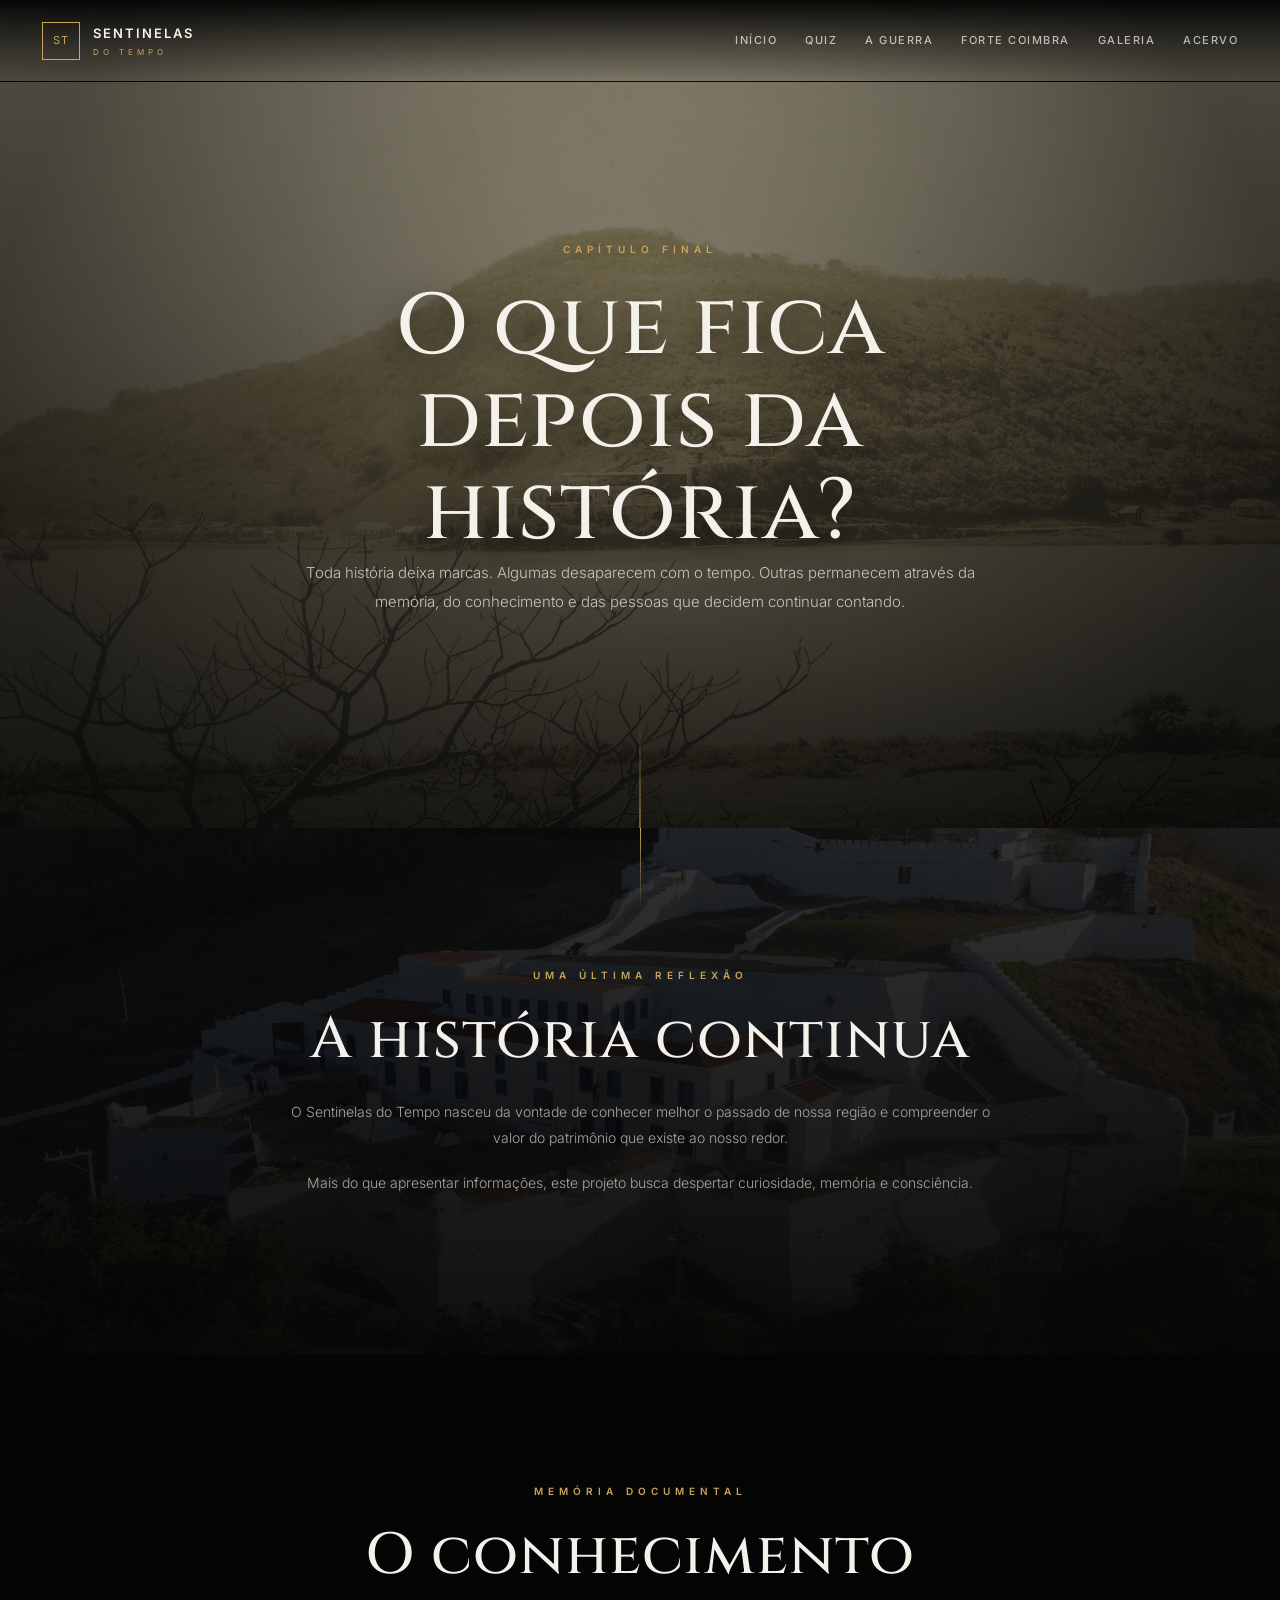
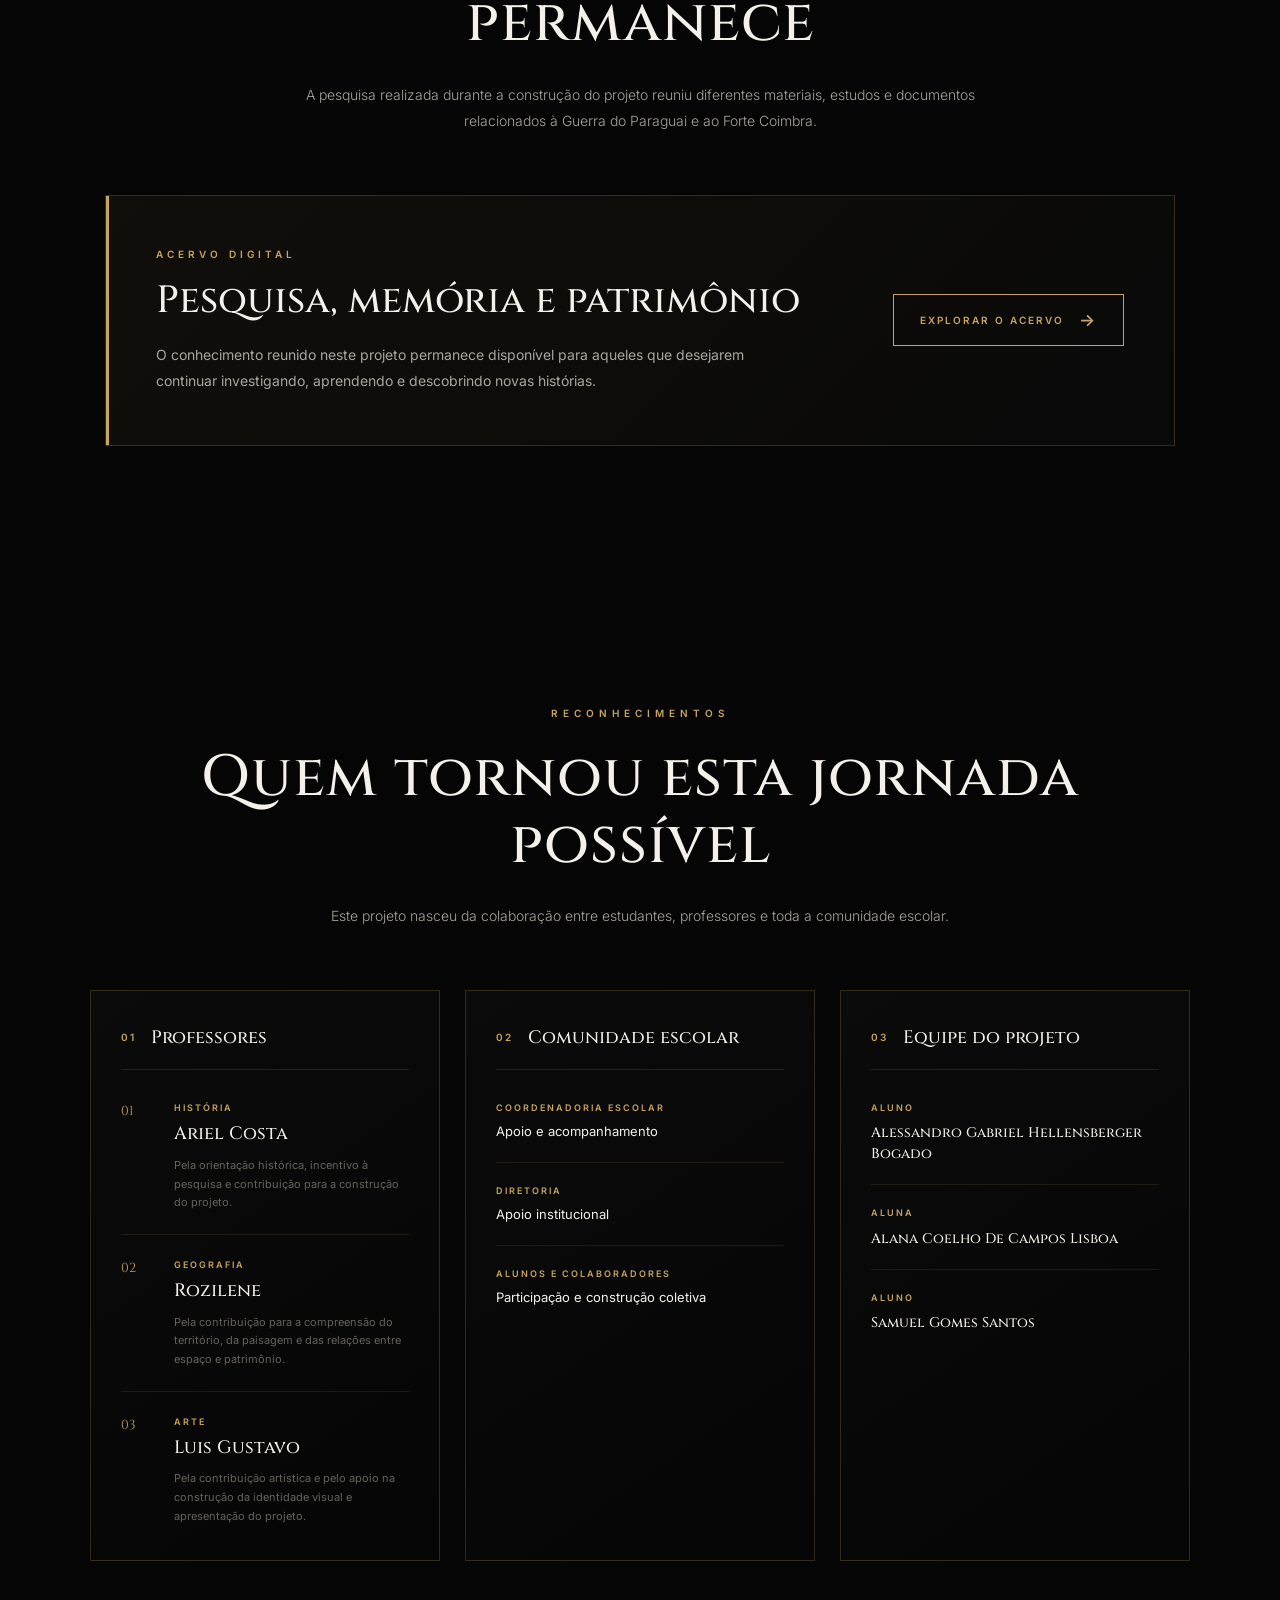
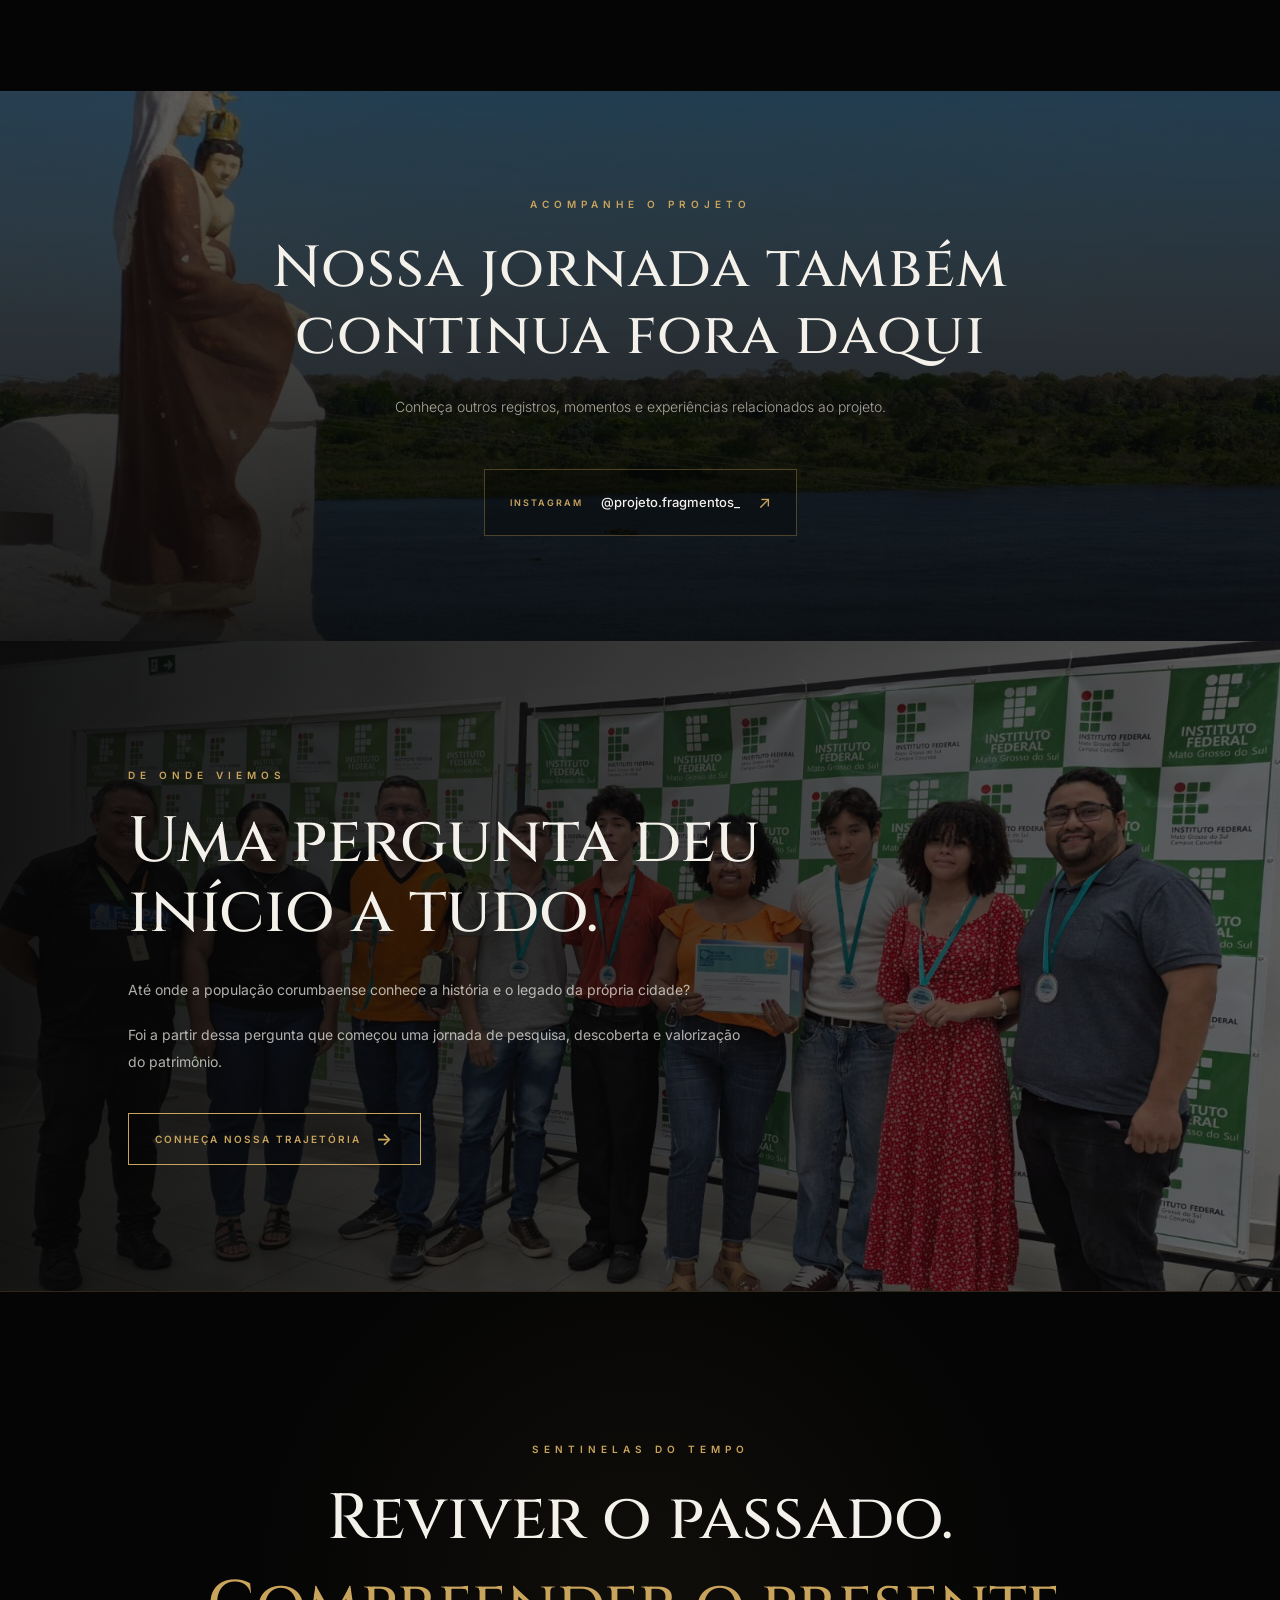
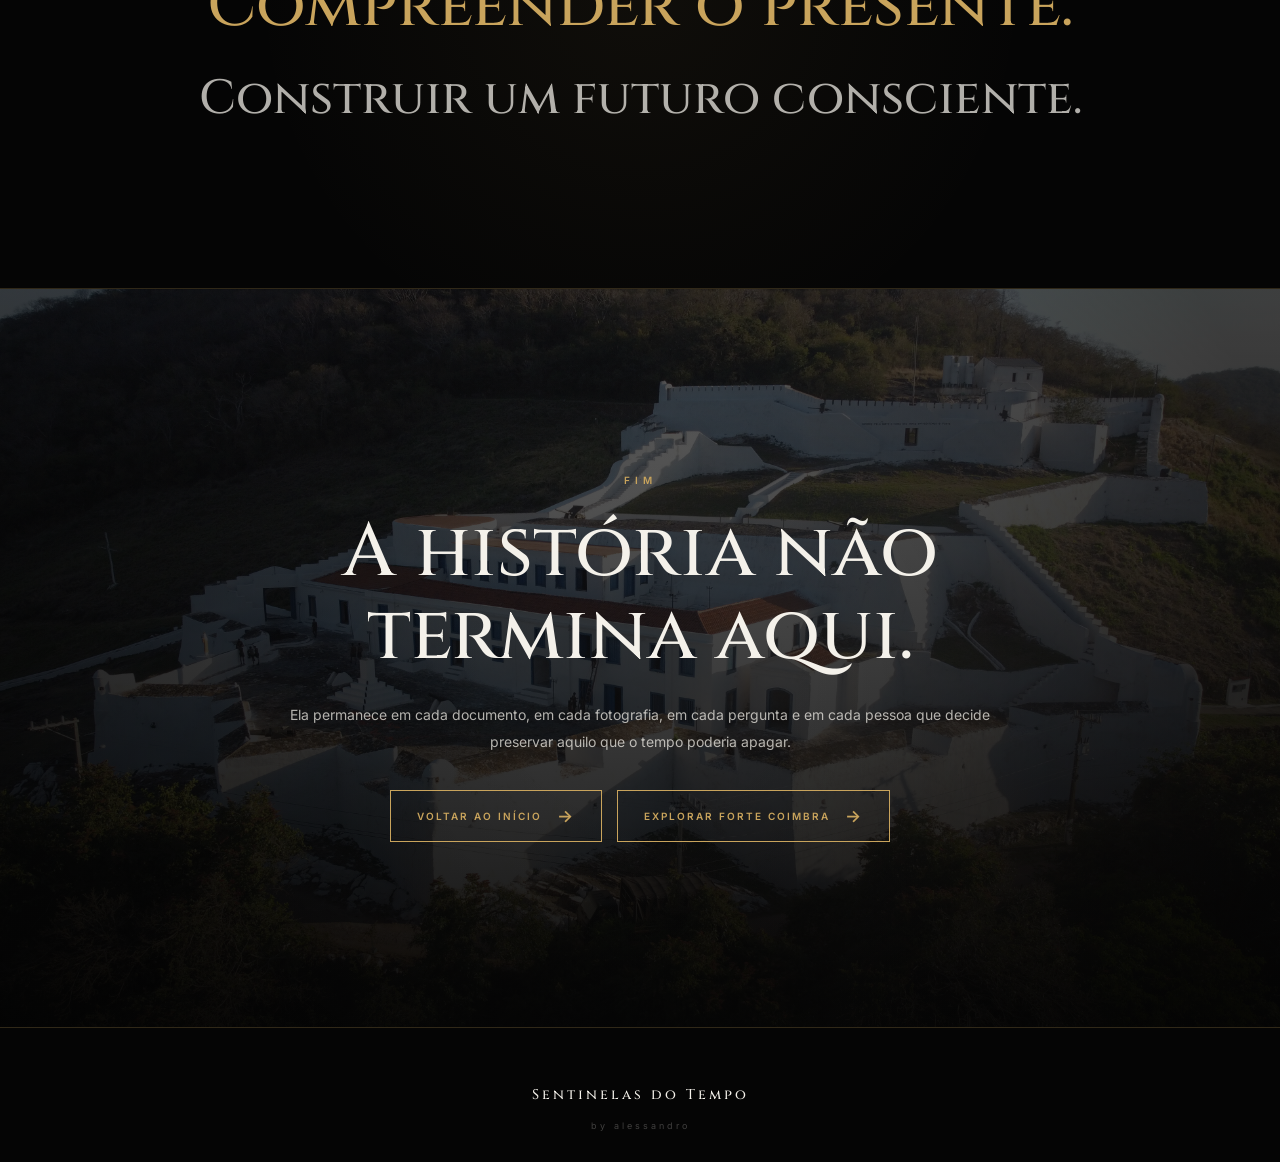
<file: creditos.html>
<!DOCTYPE html>
<html lang="pt-BR">

<head>
    <meta charset="UTF-8">

    <meta
        name="viewport"
        content="width=device-width, initial-scale=1.0"
    >

    <meta
        name="description"
        content="Sentinelas do Tempo — créditos finais, agradecimentos e trajetória do projeto."
    >

    <title>Créditos | Sentinelas do Tempo</title>

    <!-- =====================================================
         FONTES
         ===================================================== -->

    <link
        href="https://fonts.googleapis.com/css2?family=Cinzel:wght@400;500;600;700&family=Inter:wght@300;400;500;600&display=swap"
        rel="stylesheet"
    >

    <!-- =====================================================
         CSS
         ===================================================== -->

    <link rel="stylesheet" href="css/style.css">
    <link rel="stylesheet" href="css/creditos.css">

</head>


<body class="credits-page">


    <!-- =====================================================
         LOADER
         ===================================================== -->

    <div id="creditsLoader">

        <div class="credits-loader-content">

            <span>
                SENTINELAS DO TEMPO
            </span>

            <h1>
                CAPÍTULO FINAL
            </h1>

        </div>

    </div>


    <!-- =====================================================
         HEADER
         ===================================================== -->

    <header class="site-header">

        <a href="index.html" class="logo">

            <span>
                ST
            </span>

            <div>

                <strong>
                    SENTINELAS
                </strong>

                <small>
                    DO TEMPO
                </small>

            </div>

        </a>


        <nav class="main-nav">

            <a href="index.html">
                Início
            </a>

            <a href="quiz.html">
                Quiz
            </a>

            <a href="guerra.html">
                A Guerra
            </a>

            <a href="forte-coimbra.html">
                Forte Coimbra
            </a>

            <a href="galeria.html">
                Galeria
            </a>

            <a href="documentos.html">
                Acervo
            </a>

        </nav>

    </header>


    <!-- =====================================================
         CONTEÚDO
         ===================================================== -->

    <main>


        <!-- =================================================
             HERO
             ================================================= -->

        <section class="credits-hero">

            <div class="credits-hero-content">

                <span class="credits-kicker">
                    CAPÍTULO FINAL
                </span>

                <h1>
                    O que fica<br>
                    depois da história?
                </h1>

                <p>
                    Toda história deixa marcas.
                    Algumas desaparecem com o tempo.
                    Outras permanecem através da memória,
                    do conhecimento e das pessoas que decidem
                    continuar contando.
                </p>

            </div>

        </section>


        <!-- =================================================
             MENSAGEM FINAL
             ================================================= -->

        <section class="credits-final-message credits-reveal">

            <div class="credits-section-heading">

                <span class="credits-kicker">
                    UMA ÚLTIMA REFLEXÃO
                </span>

                <h2>
                    A história continua
                </h2>

                <p>
                    O Sentinelas do Tempo nasceu da vontade de
                    conhecer melhor o passado de nossa região e
                    compreender o valor do patrimônio que existe
                    ao nosso redor.
                </p>

                <p>
                    Mais do que apresentar informações,
                    este projeto busca despertar curiosidade,
                    memória e consciência.
                </p>

            </div>

        </section>


        <!-- =================================================
             ACERVO ESPECIAL
             ================================================= -->

        <section class="credits-documents credits-reveal">

            <div class="credits-section-heading">

                <span class="credits-kicker">
                    MEMÓRIA DOCUMENTAL
                </span>

                <h2>
                    O conhecimento permanece
                </h2>

                <p>
                    A pesquisa realizada durante a construção
                    do projeto reuniu diferentes materiais,
                    estudos e documentos relacionados à Guerra
                    do Paraguai e ao Forte Coimbra.
                </p>

            </div>


            <div class="document-highlight">

                <div>

                    <span>
                        ACERVO DIGITAL
                    </span>

                    <h3>
                        Pesquisa, memória e patrimônio
                    </h3>

                    <p>
                        O conhecimento reunido neste projeto
                        permanece disponível para aqueles que
                        desejarem continuar investigando,
                        aprendendo e descobrindo novas histórias.
                    </p>

                </div>


                <a
                    href="documentos.html"
                    class="credits-button"
                >
                    Explorar o acervo
                    <span>→</span>
                </a>

            </div>

        </section>


        <!-- =================================================
             RECONHECIMENTOS
             ================================================= -->

        <section class="credits-team credits-reveal">

            <div class="credits-section-heading">

                <span class="credits-kicker">
                    RECONHECIMENTOS
                </span>

                <h2>
                    Quem tornou esta jornada possível
                </h2>

                <p>
                    Este projeto nasceu da colaboração entre
                    estudantes, professores e toda a comunidade
                    escolar.
                </p>

            </div>


            <div class="credits-groups">


                <!-- =========================================
                     PROFESSORES
                     ========================================= -->

                <div class="credits-group">

                    <div class="group-title">

                        <span>
                            01
                        </span>

                        <h3>
                            Professores
                        </h3>

                    </div>


                    <div class="credits-grid">


                        <!-- PROFESSOR ARIEL -->

                        <article class="person-card">

                            <div class="person-number">
                                01
                            </div>

                            <div class="person-info">

                                <span class="person-role">
                                    História
                                </span>

                                <h4>
                                    Ariel Costa
                                </h4>

                                <p>
                                    Pela orientação histórica,
                                    incentivo à pesquisa e
                                    contribuição para a construção
                                    do projeto.
                                </p>

                            </div>

                        </article>


                        <!-- PROFESSORA ROZILENE -->

                        <article class="person-card">

                            <div class="person-number">
                                02
                            </div>

                            <div class="person-info">

                                <span class="person-role">
                                    Geografia
                                </span>

                                <h4>
                                    Rozilene
                                </h4>

                                <p>
                                    Pela contribuição para a
                                    compreensão do território,
                                    da paisagem e das relações
                                    entre espaço e patrimônio.
                                </p>

                            </div>

                        </article>


                        <!-- PROFESSOR LUIS -->

                        <article class="person-card">

                            <div class="person-number">
                                03
                            </div>

                            <div class="person-info">

                                <span class="person-role">
                                    Arte
                                </span>

                                <h4>
                                    Luis Gustavo
                                </h4>

                                <p>
                                    Pela contribuição artística
                                    e pelo apoio na construção
                                    da identidade visual e
                                    apresentação do projeto.
                                </p>

                            </div>

                        </article>


                    </div>

                </div>


                <!-- =========================================
                     COMUNIDADE ESCOLAR
                     ========================================= -->

                <div class="credits-group">

                    <div class="group-title">

                        <span>
                            02
                        </span>

                        <h3>
                            Comunidade escolar
                        </h3>

                    </div>


                    <div class="school-credits">


                        <div class="school-credit">

                            <span class="school-role">
                                COORDENADORIA ESCOLAR
                            </span>

                            <strong>
                                Apoio e acompanhamento
                            </strong>

                        </div>


                        <div class="school-credit">

                            <span class="school-role">
                                DIRETORIA
                            </span>

                            <strong>
                                Apoio institucional
                            </strong>

                        </div>


                        <div class="school-credit">

                            <span class="school-role">
                                ALUNOS E COLABORADORES
                            </span>

                            <strong>
                                Participação e construção coletiva
                            </strong>

                        </div>


                    </div>

                </div>


                <!-- =========================================
                     EQUIPE DO PROJETO
                     ========================================= -->

                <div class="credits-group">

                    <div class="group-title">

                        <span>
                            03
                        </span>

                        <h3>
                            Equipe do projeto
                        </h3>

                    </div>


                    <div class="project-credit">


                        <!-- ALUNO 01 -->

                        <div>

                            <span>
                                ALUNO
                            </span>

                            <strong>
                                Alessandro Gabriel Hellensberger Bogado
                            </strong>

                        </div>


                        <!-- ALUNA 02 -->

                        <div>

                            <span>
                                ALUNA
                            </span>

                            <strong>
                                Alana Coelho De Campos Lisboa
                            </strong>

                        </div>


                        <!-- ALUNO 03 -->

                        <div>

                            <span>
                                ALUNO
                            </span>

                            <strong>
                                Samuel Gomes Santos
                            </strong>

                        </div>


                    </div>

                </div>


            </div>

        </section>


        <!-- =================================================
             INSTAGRAM
             ================================================= -->

        <section class="instagram-section credits-reveal">

            <div class="credits-section-heading">

                <span class="credits-kicker">
                    ACOMPANHE O PROJETO
                </span>

                <h2>
                    Nossa jornada também continua fora daqui
                </h2>

                <p>
                    Conheça outros registros, momentos e
                    experiências relacionados ao projeto.
                </p>


                <a
                    href="https://www.instagram.com/projeto.fragmentos_/"
                    target="_blank"
                    rel="noopener noreferrer"
                    class="instagram-link"
                >

                    <span>
                        INSTAGRAM
                    </span>

                    <strong>
                        @projeto.fragmentos_
                    </strong>

                    <em>
                        ↗
                    </em>

                </a>

            </div>

        </section>


        <!-- =================================================
             TRAJETÓRIA
             ================================================= -->

        <section class="trajectory-ending credits-reveal">

            <div class="trajectory-ending-content">

                <span class="credits-kicker">
                    DE ONDE VIEMOS
                </span>

                <h2>
                    Uma pergunta deu início a tudo.
                </h2>

                <p>
                    Até onde a população corumbaense conhece
                    a história e o legado da própria cidade?
                </p>

                <p>
                    Foi a partir dessa pergunta que começou
                    uma jornada de pesquisa, descoberta e
                    valorização do patrimônio.
                </p>


                <a
                    href="trajetoria.html"
                    class="credits-button"
                >
                    Conheça nossa trajetória
                    <span>→</span>
                </a>

            </div>

        </section>


        <!-- =================================================
             MANIFESTO
             ================================================= -->

        <section class="manifesto credits-reveal">

            <span class="credits-kicker">
                SENTINELAS DO TEMPO
            </span>

            <h2>
                Reviver o passado.
            </h2>

            <h2>
                Compreender o presente.
            </h2>

            <h2>
                Construir um futuro consciente.
            </h2>

        </section>


        <!-- =================================================
             FINAL
             ================================================= -->

        <section class="credits-final credits-reveal">

            <div class="credits-final-content">

                <span class="credits-kicker">
                    FIM
                </span>

                <h2>
                    A história não termina aqui.
                </h2>

                <p>
                    Ela permanece em cada documento,
                    em cada fotografia, em cada pergunta
                    e em cada pessoa que decide preservar
                    aquilo que o tempo poderia apagar.
                </p>


                <div class="credits-buttons">

                    <a
                        href="index.html"
                        class="credits-button"
                    >
                        Voltar ao início
                        <span>→</span>
                    </a>


                    <a
                        href="forte-coimbra.html"
                        class="credits-button"
                    >
                        Explorar Forte Coimbra
                        <span>→</span>
                    </a>

                </div>

            </div>

        </section>

    </main>


    <!-- =====================================================
         FOOTER
         ===================================================== -->

    <footer class="credits-footer">

        <p>
            Sentinelas do Tempo
        </p>

        <span>
            by Alessandro
        </span>

    </footer>


    <!-- =====================================================
         JAVASCRIPT
         ===================================================== -->

    <script src="js/script.js"></script>
    <script src="js/creditos.js"></script>

</body>

</html>
</file>
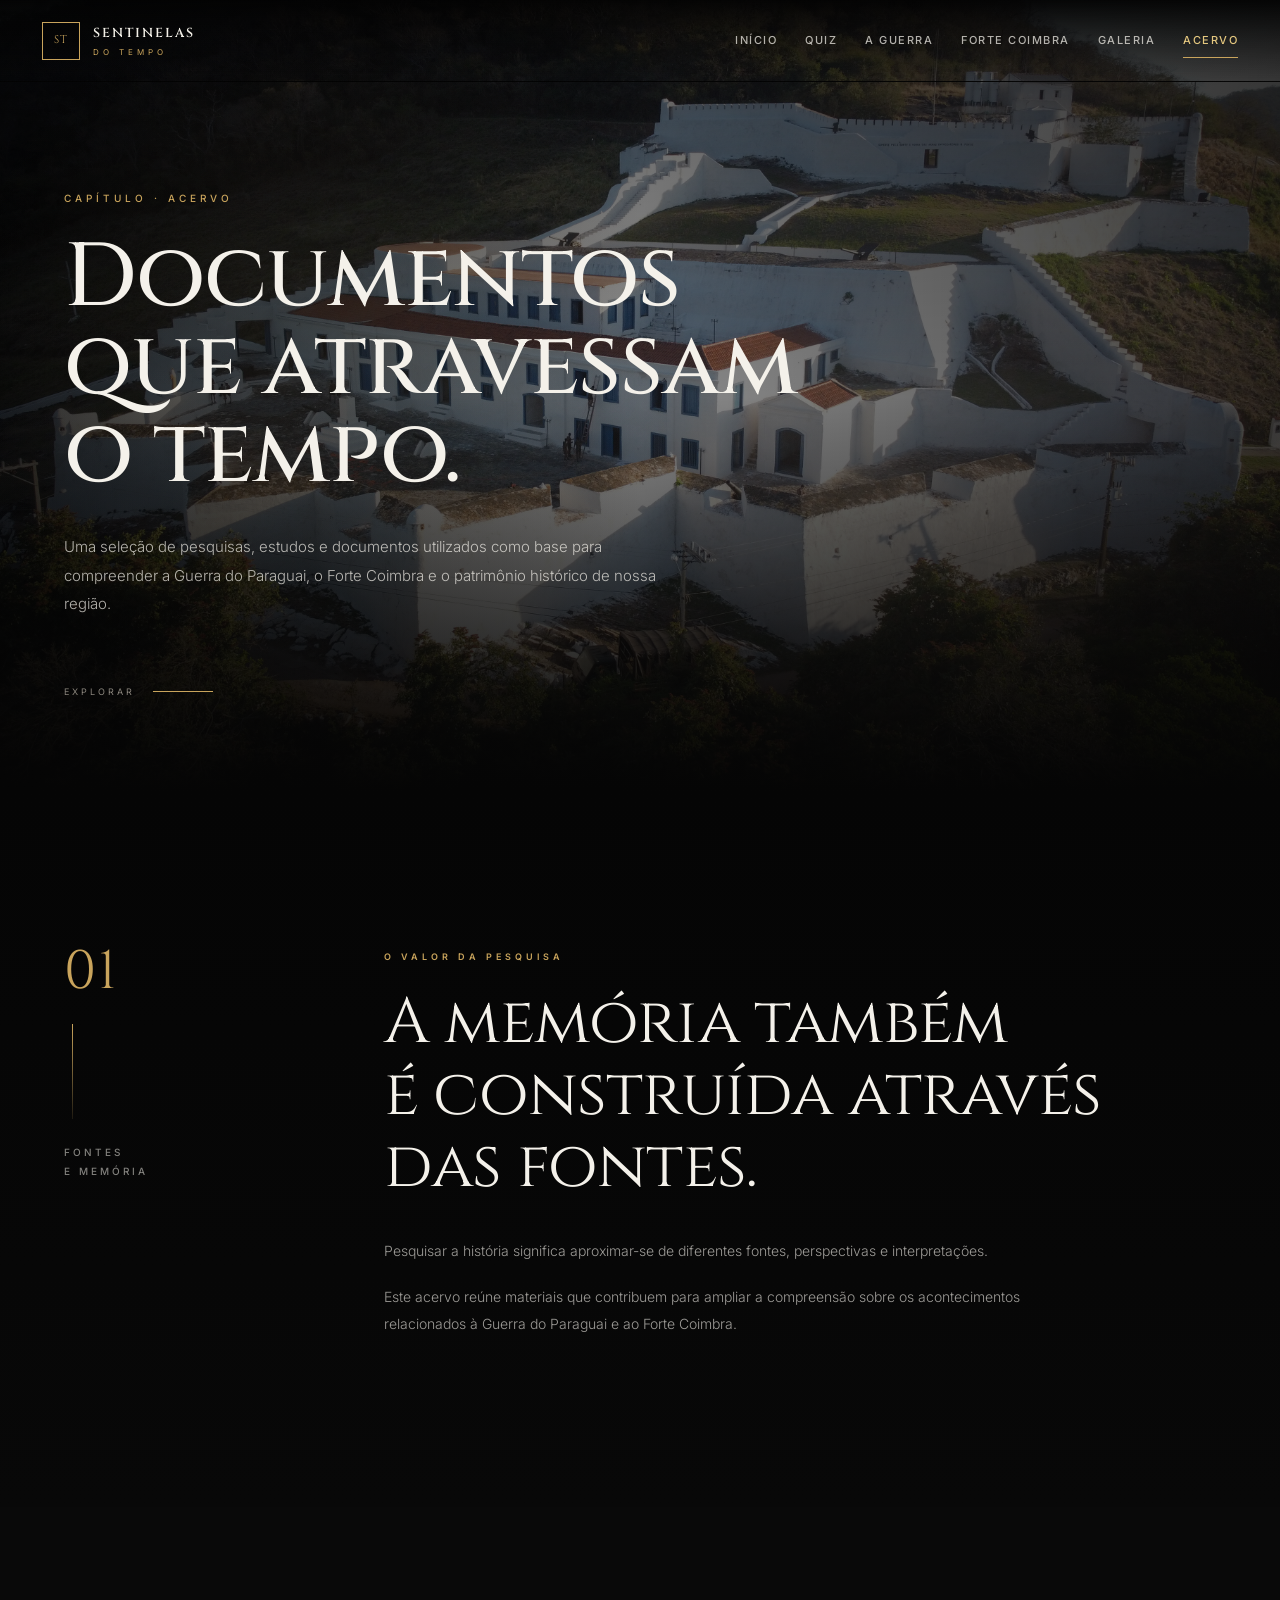
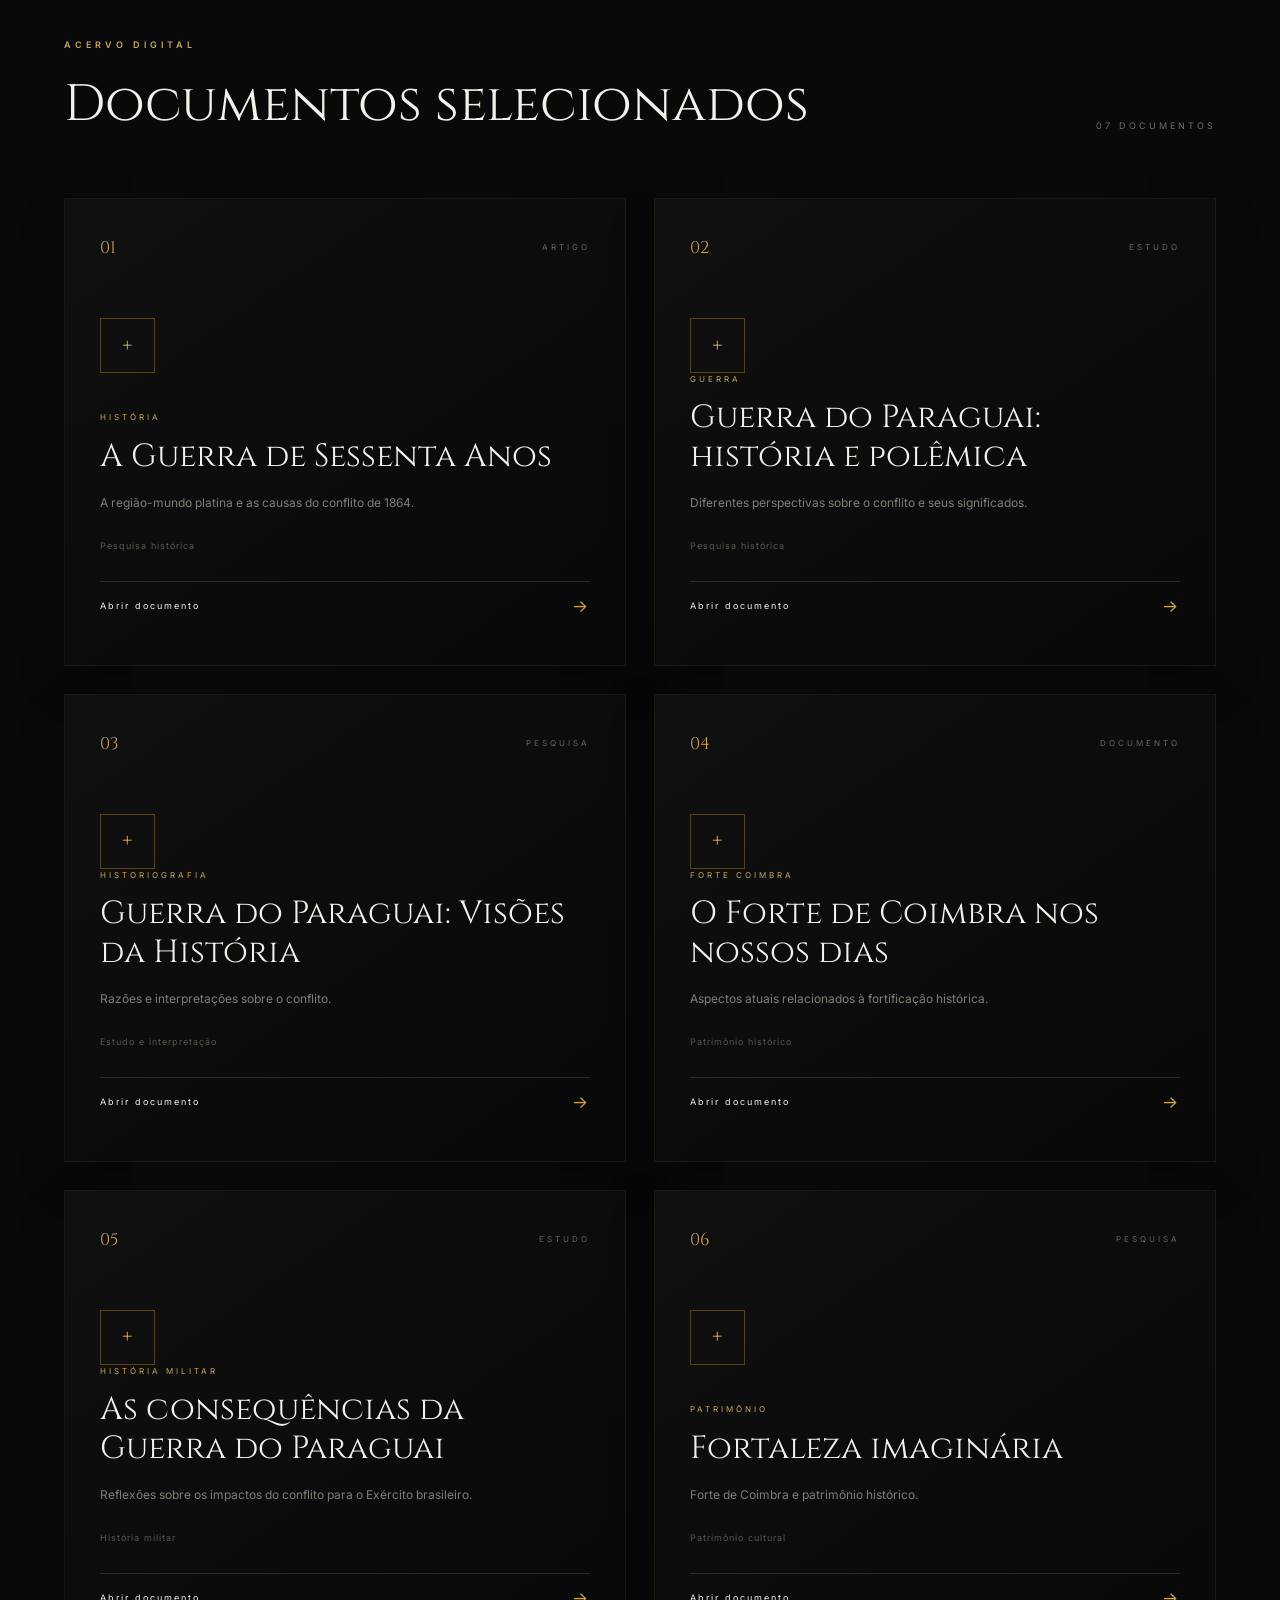
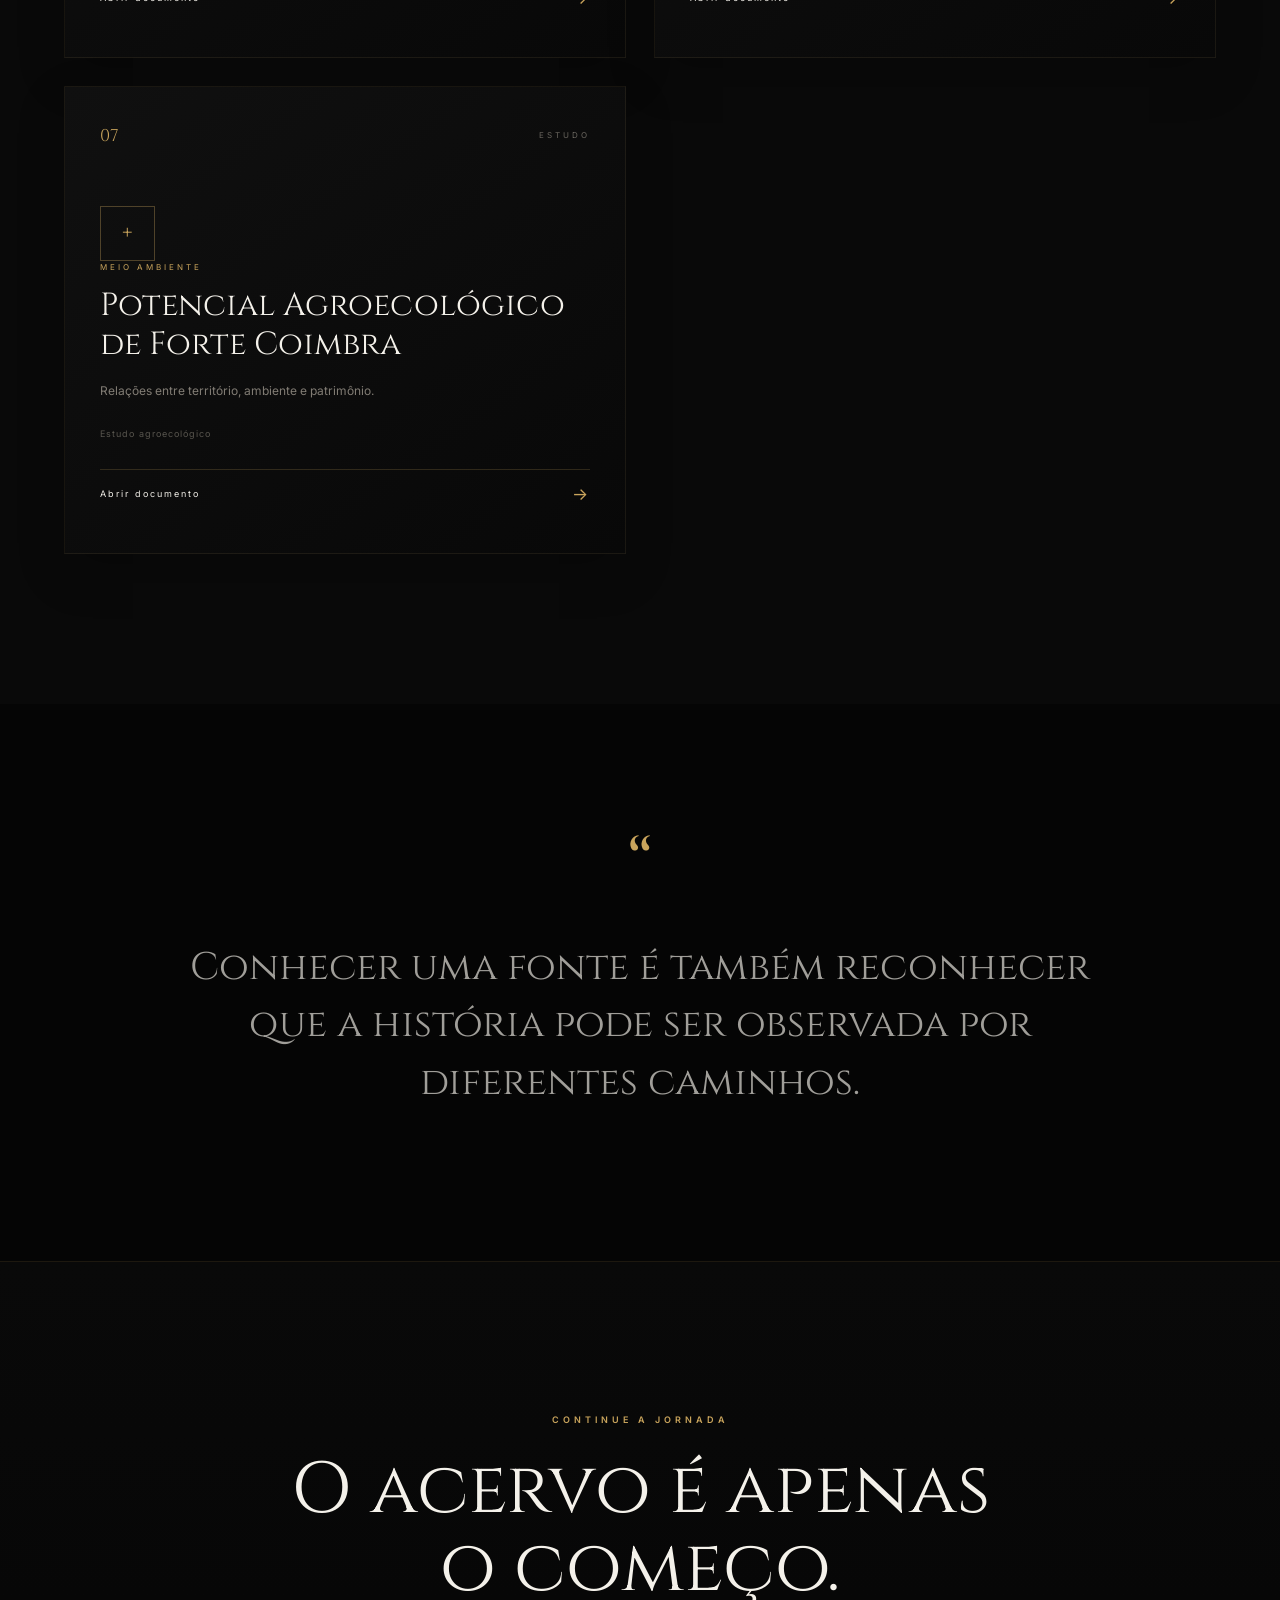
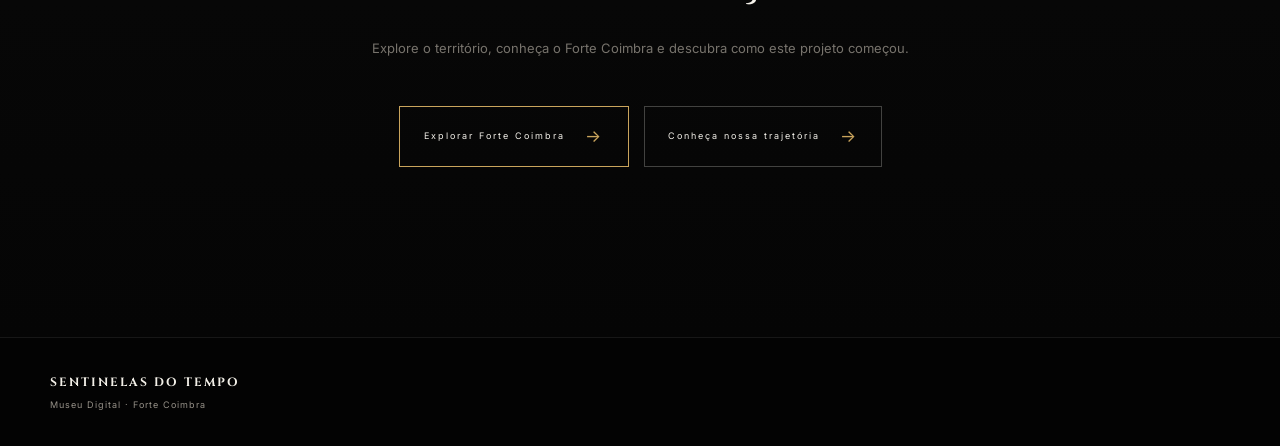
<file: documentos.html>
<!DOCTYPE html>
<html lang="pt-BR">

<head>

    <meta charset="UTF-8">

    <meta
        name="viewport"
        content="width=device-width, initial-scale=1.0"
    >

    <meta
        name="description"
        content="Acervo Digital do Sentinelas do Tempo — documentos, pesquisas e referências sobre a Guerra do Paraguai e o Forte Coimbra."
    >

    <title>Acervo | Sentinelas do Tempo</title>


    <!-- =====================================================
         FONTES
    ====================================================== -->

    <link rel="preconnect" href="https://fonts.googleapis.com">
    <link
        rel="preconnect"
        href="https://fonts.gstatic.com"
        crossorigin
    >

    <link
        href="https://fonts.googleapis.com/css2?family=Cinzel:wght@400;500;600;700&family=Inter:wght@300;400;500;600;700&display=swap"
        rel="stylesheet"
    >


    <!-- =====================================================
         CSS
    ====================================================== -->

    <link
        rel="stylesheet"
        href="css/style.css"
    >

    <link
        rel="stylesheet"
        href="css/documentos.css"
    >

</head>


<body class="archive-page">


    <!-- =====================================================
         LOADER
    ====================================================== -->

    <div
        id="archiveLoader"
        class="archive-loader"
    >

        <div class="archive-loader-content">

            <span>
                SENTINELAS DO TEMPO
            </span>

            <div class="archive-loader-line"></div>

            <h1>
                ACERVO DIGITAL
            </h1>

            <small>
                DOCUMENTOS · PESQUISA · MEMÓRIA
            </small>

        </div>

    </div>


    <!-- =====================================================
         HEADER
    ====================================================== -->

    <header class="site-header">

        <a
            href="index.html"
            class="logo"
        >

            <span>ST</span>

            <div>

                <strong>
                    SENTINELAS
                </strong>

                <small>
                    DO TEMPO
                </small>

            </div>

        </a>


        <nav class="main-nav">

            <a href="index.html">
                Início
            </a>

            <a href="quiz.html">
                Quiz
            </a>

            <a href="guerra.html">
                A Guerra
            </a>

            <a href="forte-coimbra.html">
                Forte Coimbra
            </a>

            <a href="galeria.html">
                Galeria
            </a>

            <a
                href="documentos.html"
                class="active"
            >
                Acervo
            </a>

        </nav>

    </header>


    <!-- =====================================================
         CONTEÚDO PRINCIPAL
    ====================================================== -->

    <main>


        <!-- =================================================
             HERO
        ================================================== -->

        <section class="archive-hero">

            <div class="archive-hero-overlay"></div>

            <div class="archive-hero-content">

                <span class="chapter-label">
                    CAPÍTULO · ACERVO
                </span>

                <h1>
                    Documentos
                    <br>
                    que atravessam
                    <br>
                    o tempo.
                </h1>

                <p>
                    Uma seleção de pesquisas, estudos e
                    documentos utilizados como base para
                    compreender a Guerra do Paraguai,
                    o Forte Coimbra e o patrimônio histórico
                    de nossa região.
                </p>

                <div class="hero-scroll">

                    <span>
                        EXPLORAR
                    </span>

                    <i></i>

                </div>

            </div>

        </section>


        <!-- =================================================
             INTRODUÇÃO
        ================================================== -->

        <section class="archive-intro">

            <div class="archive-intro-content">


                <!--
                    COLUNA EDITORIAL
                -->

                <div class="section-number">

                    <strong>
                        01
                    </strong>

                    <span class="section-line"></span>

                    <small>
                        FONTES
                        <br>
                        E MEMÓRIA
                    </small>

                </div>


                <!--
                    TEXTO PRINCIPAL
                -->

                <div class="archive-intro-text">

                    <span class="eyebrow">
                        O VALOR DA PESQUISA
                    </span>

                    <h2>
                        A memória também
                        <br>
                        é construída através
                        <br>
                        das fontes.
                    </h2>

                    <p>
                        Pesquisar a história significa
                        aproximar-se de diferentes fontes,
                        perspectivas e interpretações.
                    </p>

                    <p>
                        Este acervo reúne materiais que
                        contribuem para ampliar a compreensão
                        sobre os acontecimentos relacionados
                        à Guerra do Paraguai e ao Forte Coimbra.
                    </p>

                </div>

            </div>

        </section>


        <!-- =================================================
             ACERVO DIGITAL
        ================================================== -->

        <section class="archive-section">


            <!-- CABEÇALHO -->

            <div class="archive-heading">

                <div>

                    <span class="eyebrow">
                        ACERVO DIGITAL
                    </span>

                    <h2>
                        Documentos selecionados
                    </h2>

                </div>

                <span class="archive-count">
                    07 DOCUMENTOS
                </span>

            </div>


            <!-- =================================================
                 GRID DE DOCUMENTOS
            ================================================== -->

            <div class="documents-grid">


                <!-- =================================================
                     DOCUMENTO 01
                ================================================== -->

                <article
                    class="document-card"
                    data-document="0"
                >

                    <div class="document-top">

                        <span class="document-number">
                            01
                        </span>

                        <span class="document-type">
                            ARTIGO
                        </span>

                    </div>


                    <div class="document-icon">
                        +
                    </div>


                    <div class="document-content">

                        <span class="document-category">
                            HISTÓRIA
                        </span>

                        <h3>
                            A Guerra de Sessenta Anos
                        </h3>

                        <p class="document-subtitle">
                            A região-mundo platina e as
                            causas do conflito de 1864.
                        </p>

                        <div class="document-meta">
                            Pesquisa histórica
                        </div>

                        <button
                            type="button"
                            class="document-button"
                            data-document="0"
                        >

                            <span class="button-text">
                                Abrir documento
                            </span>

                            <span class="button-arrow">
                                →
                            </span>

                        </button>

                    </div>

                </article>


                <!-- =================================================
                     DOCUMENTO 02
                ================================================== -->

                <article
                    class="document-card"
                    data-document="1"
                >

                    <div class="document-top">

                        <span class="document-number">
                            02
                        </span>

                        <span class="document-type">
                            ESTUDO
                        </span>

                    </div>


                    <div class="document-icon">
                        +
                    </div>


                    <div class="document-content">

                        <span class="document-category">
                            GUERRA
                        </span>

                        <h3>
                            Guerra do Paraguai:
                            história e polêmica
                        </h3>

                        <p class="document-subtitle">
                            Diferentes perspectivas sobre
                            o conflito e seus significados.
                        </p>

                        <div class="document-meta">
                            Pesquisa histórica
                        </div>

                        <button
                            type="button"
                            class="document-button"
                            data-document="1"
                        >

                            <span class="button-text">
                                Abrir documento
                            </span>

                            <span class="button-arrow">
                                →
                            </span>

                        </button>

                    </div>

                </article>


                <!-- =================================================
                     DOCUMENTO 03
                ================================================== -->

                <article
                    class="document-card"
                    data-document="2"
                >

                    <div class="document-top">

                        <span class="document-number">
                            03
                        </span>

                        <span class="document-type">
                            PESQUISA
                        </span>

                    </div>


                    <div class="document-icon">
                        +
                    </div>


                    <div class="document-content">

                        <span class="document-category">
                            HISTORIOGRAFIA
                        </span>

                        <h3>
                            Guerra do Paraguai:
                            Visões da História
                        </h3>

                        <p class="document-subtitle">
                            Razões e interpretações sobre
                            o conflito.
                        </p>

                        <div class="document-meta">
                            Estudo e interpretação
                        </div>

                        <button
                            type="button"
                            class="document-button"
                            data-document="2"
                        >

                            <span class="button-text">
                                Abrir documento
                            </span>

                            <span class="button-arrow">
                                →
                            </span>

                        </button>

                    </div>

                </article>


                <!-- =================================================
                     DOCUMENTO 04
                ================================================== -->

                <article
                    class="document-card"
                    data-document="3"
                >

                    <div class="document-top">

                        <span class="document-number">
                            04
                        </span>

                        <span class="document-type">
                            DOCUMENTO
                        </span>

                    </div>


                    <div class="document-icon">
                        +
                    </div>


                    <div class="document-content">

                        <span class="document-category">
                            FORTE COIMBRA
                        </span>

                        <h3>
                            O Forte de Coimbra
                            nos nossos dias
                        </h3>

                        <p class="document-subtitle">
                            Aspectos atuais relacionados
                            à fortificação histórica.
                        </p>

                        <div class="document-meta">
                            Patrimônio histórico
                        </div>

                        <button
                            type="button"
                            class="document-button"
                            data-document="3"
                        >

                            <span class="button-text">
                                Abrir documento
                            </span>

                            <span class="button-arrow">
                                →
                            </span>

                        </button>

                    </div>

                </article>


                <!-- =================================================
                     DOCUMENTO 05
                ================================================== -->

                <article
                    class="document-card"
                    data-document="4"
                >

                    <div class="document-top">

                        <span class="document-number">
                            05
                        </span>

                        <span class="document-type">
                            ESTUDO
                        </span>

                    </div>


                    <div class="document-icon">
                        +
                    </div>


                    <div class="document-content">

                        <span class="document-category">
                            HISTÓRIA MILITAR
                        </span>

                        <h3>
                            As consequências da
                            Guerra do Paraguai
                        </h3>

                        <p class="document-subtitle">
                            Reflexões sobre os impactos
                            do conflito para o Exército brasileiro.
                        </p>

                        <div class="document-meta">
                            História militar
                        </div>

                        <button
                            type="button"
                            class="document-button"
                            data-document="4"
                        >

                            <span class="button-text">
                                Abrir documento
                            </span>

                            <span class="button-arrow">
                                →
                            </span>

                        </button>

                    </div>

                </article>


                <!-- =================================================
                     DOCUMENTO 06
                ================================================== -->

                <article
                    class="document-card"
                    data-document="5"
                >

                    <div class="document-top">

                        <span class="document-number">
                            06
                        </span>

                        <span class="document-type">
                            PESQUISA
                        </span>

                    </div>


                    <div class="document-icon">
                        +
                    </div>


                    <div class="document-content">

                        <span class="document-category">
                            PATRIMÔNIO
                        </span>

                        <h3>
                            Fortaleza imaginária
                        </h3>

                        <p class="document-subtitle">
                            Forte de Coimbra e patrimônio
                            histórico.
                        </p>

                        <div class="document-meta">
                            Patrimônio cultural
                        </div>

                        <button
                            type="button"
                            class="document-button"
                            data-document="5"
                        >

                            <span class="button-text">
                                Abrir documento
                            </span>

                            <span class="button-arrow">
                                →
                            </span>

                        </button>

                    </div>

                </article>


                <!-- =================================================
                     DOCUMENTO 07
                ================================================== -->

                <article
                    class="document-card"
                    data-document="6"
                >

                    <div class="document-top">

                        <span class="document-number">
                            07
                        </span>

                        <span class="document-type">
                            ESTUDO
                        </span>

                    </div>


                    <div class="document-icon">
                        +
                    </div>


                    <div class="document-content">

                        <span class="document-category">
                            MEIO AMBIENTE
                        </span>

                        <h3>
                            Potencial Agroecológico
                            de Forte Coimbra
                        </h3>

                        <p class="document-subtitle">
                            Relações entre território,
                            ambiente e patrimônio.
                        </p>

                        <div class="document-meta">
                            Estudo agroecológico
                        </div>

                        <button
                            type="button"
                            class="document-button"
                            data-document="6"
                        >

                            <span class="button-text">
                                Abrir documento
                            </span>

                            <span class="button-arrow">
                                →
                            </span>

                        </button>

                    </div>

                </article>

            </div>

        </section>


        <!-- =================================================
             FRASE
        ================================================== -->

        <section class="archive-statement">

            <div class="statement-mark">
                “
            </div>

            <p>
                Conhecer uma fonte é também reconhecer
                que a história pode ser observada por
                diferentes caminhos.
            </p>

        </section>


        <!-- =================================================
             FINAL
        ================================================== -->

        <section class="archive-final">

            <div class="archive-final-content">

                <span class="eyebrow">
                    CONTINUE A JORNADA
                </span>

                <h2>
                    O acervo é apenas
                    <br>
                    o começo.
                </h2>

                <p>
                    Explore o território, conheça o Forte
                    Coimbra e descubra como este projeto
                    começou.
                </p>


                <div class="final-buttons">

                    <a
                        href="forte-coimbra.html"
                        class="museum-button"
                    >
                        Explorar Forte Coimbra
                        <span>→</span>
                    </a>


                    <a
                        href="trajetoria.html"
                        class="museum-button secondary"
                    >
                        Conheça nossa trajetória
                        <span>→</span>
                    </a>

                </div>

            </div>

        </section>

    </main>


    <!-- =====================================================
         MODAL PDF
    ====================================================== -->

    <div
        id="pdfModal"
        class="pdf-modal"
        aria-hidden="true"
    >

        <div class="pdf-backdrop"></div>


        <div class="pdf-window">

            <header class="pdf-header">

                <div class="pdf-title-area">

                    <span class="pdf-label">
                        ACERVO DIGITAL
                    </span>

                    <h2 id="pdfTitle">
                        Documento
                    </h2>

                    <span id="pdfCounter">
                        01 / 07
                    </span>

                </div>


                <div class="pdf-controls">

                    <button
                        type="button"
                        id="previousDocument"
                        aria-label="Documento anterior"
                    >
                        ←
                    </button>

                    <button
                        type="button"
                        id="nextDocument"
                        aria-label="Próximo documento"
                    >
                        →
                    </button>

                    <button
                        type="button"
                        id="closePdf"
                        aria-label="Fechar documento"
                    >
                        ×
                    </button>

                </div>

            </header>


            <div class="pdf-body">

                <iframe
                    id="pdfViewer"
                    title="Visualizador de documento"
                    src="about:blank"
                ></iframe>

            </div>

        </div>

    </div>


    <!-- =====================================================
         FOOTER
    ====================================================== -->

    <footer class="site-footer">

        <div class="footer-inner">

            <div class="footer-brand">

                <strong>
                    SENTINELAS DO TEMPO
                </strong>

                <span>
                    Museu Digital · Forte Coimbra
                </span>

            </div>

        </div>

    </footer>


    <!-- =====================================================
         JAVASCRIPT
    ====================================================== -->

    <script src="js/script.js"></script>

    <script src="js/documentos.js"></script>

</body>

</html>
</file>
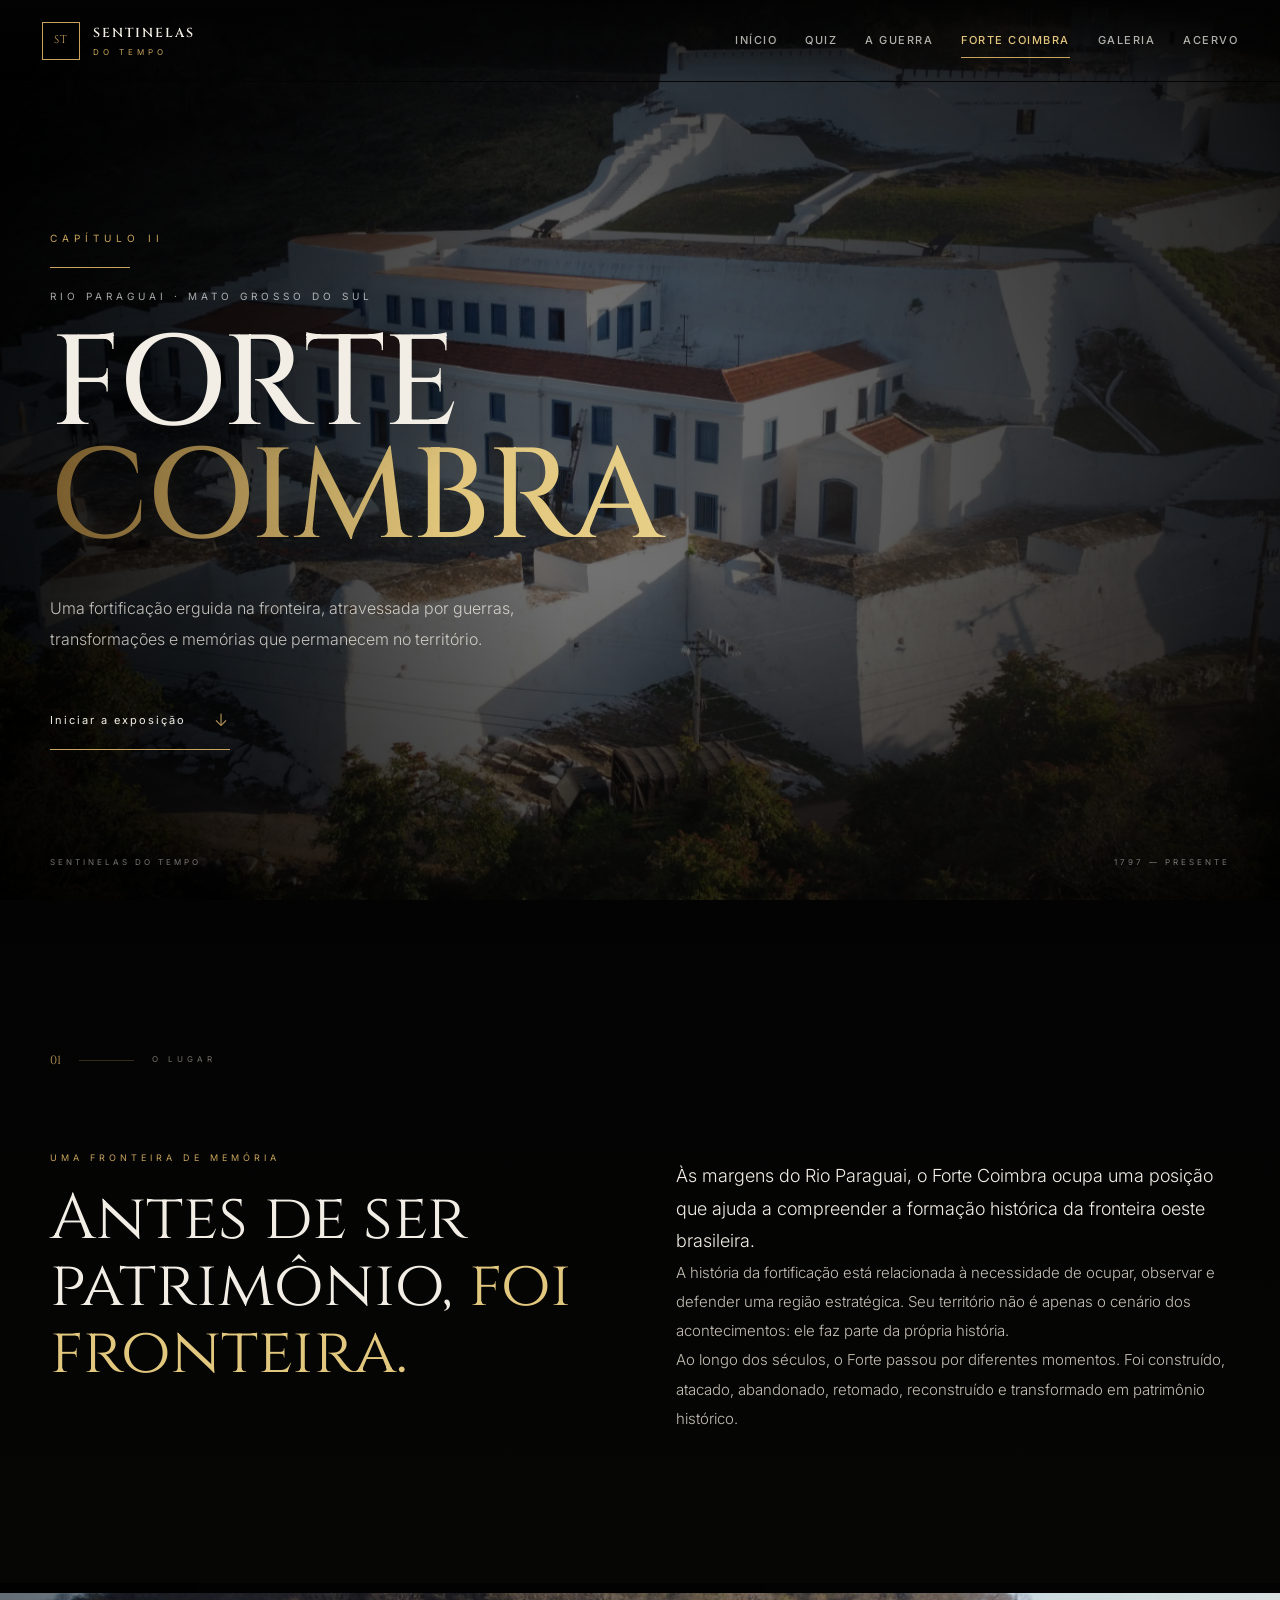
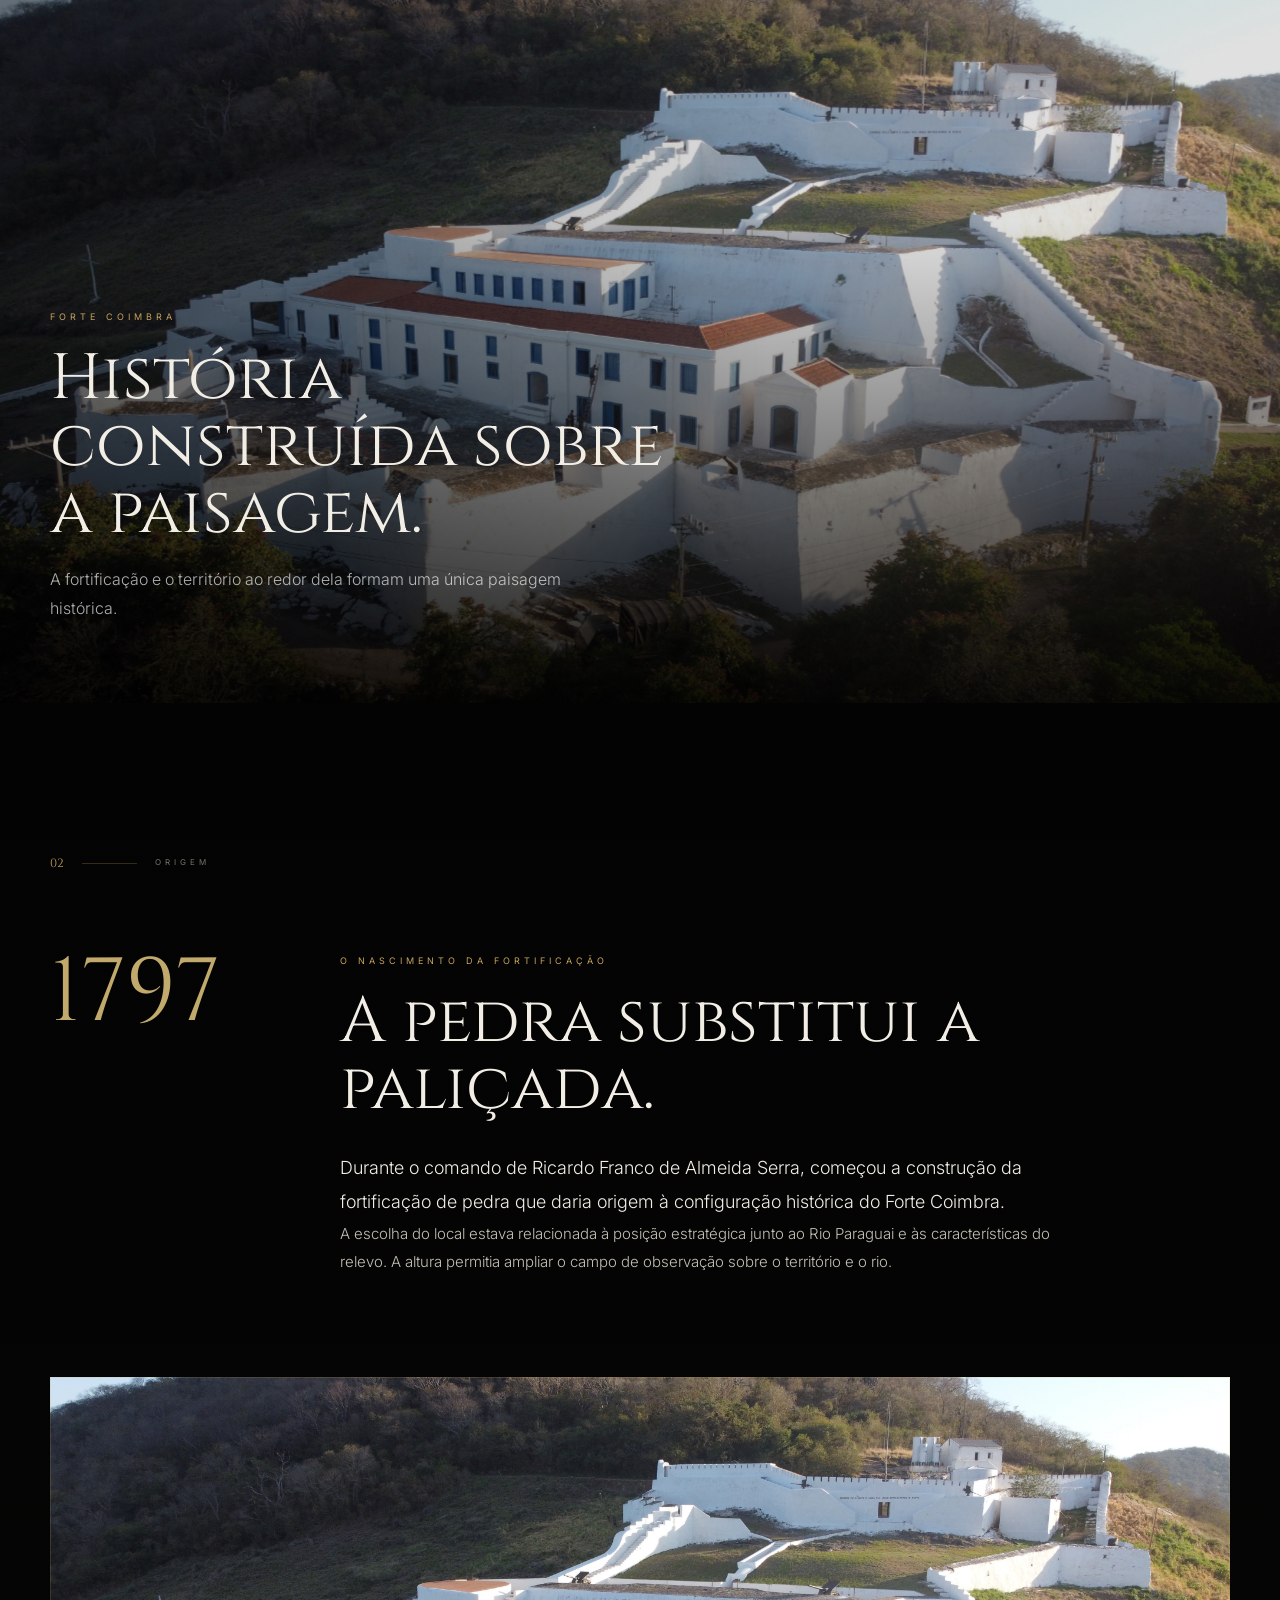
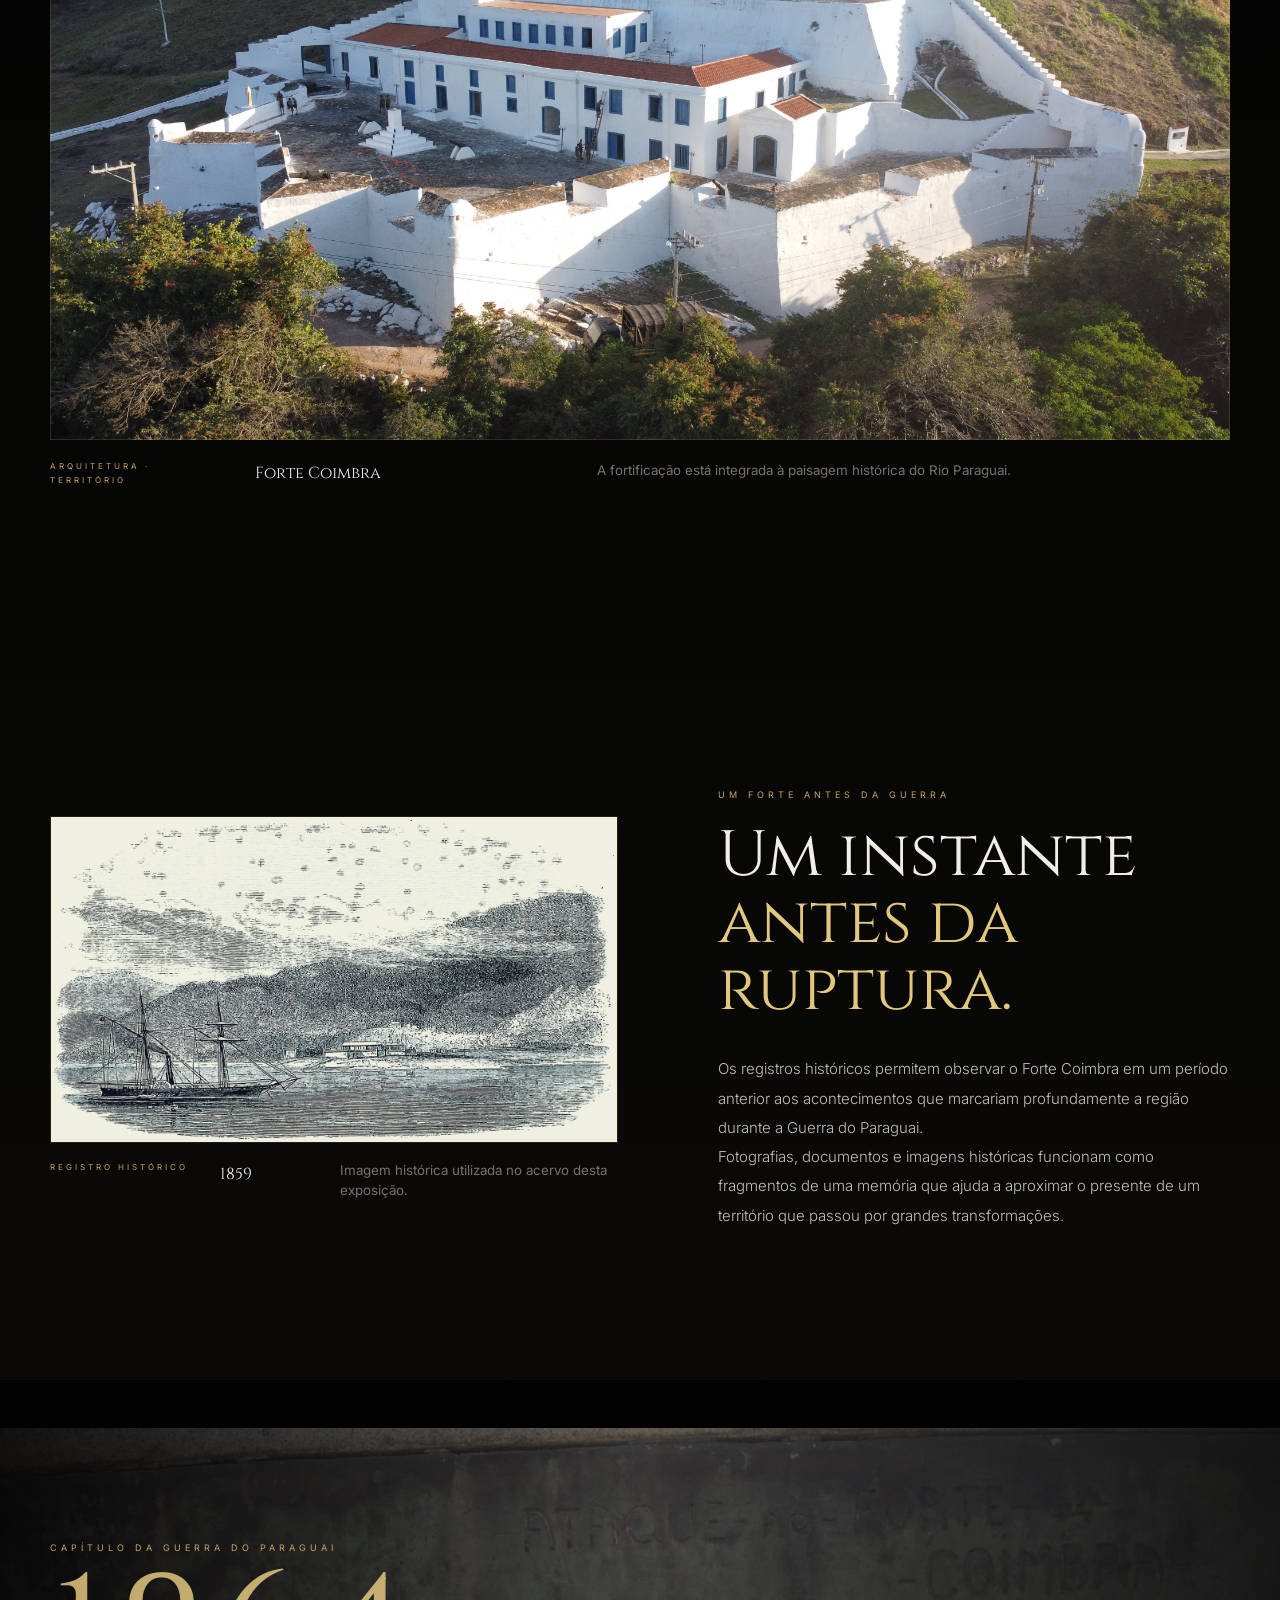
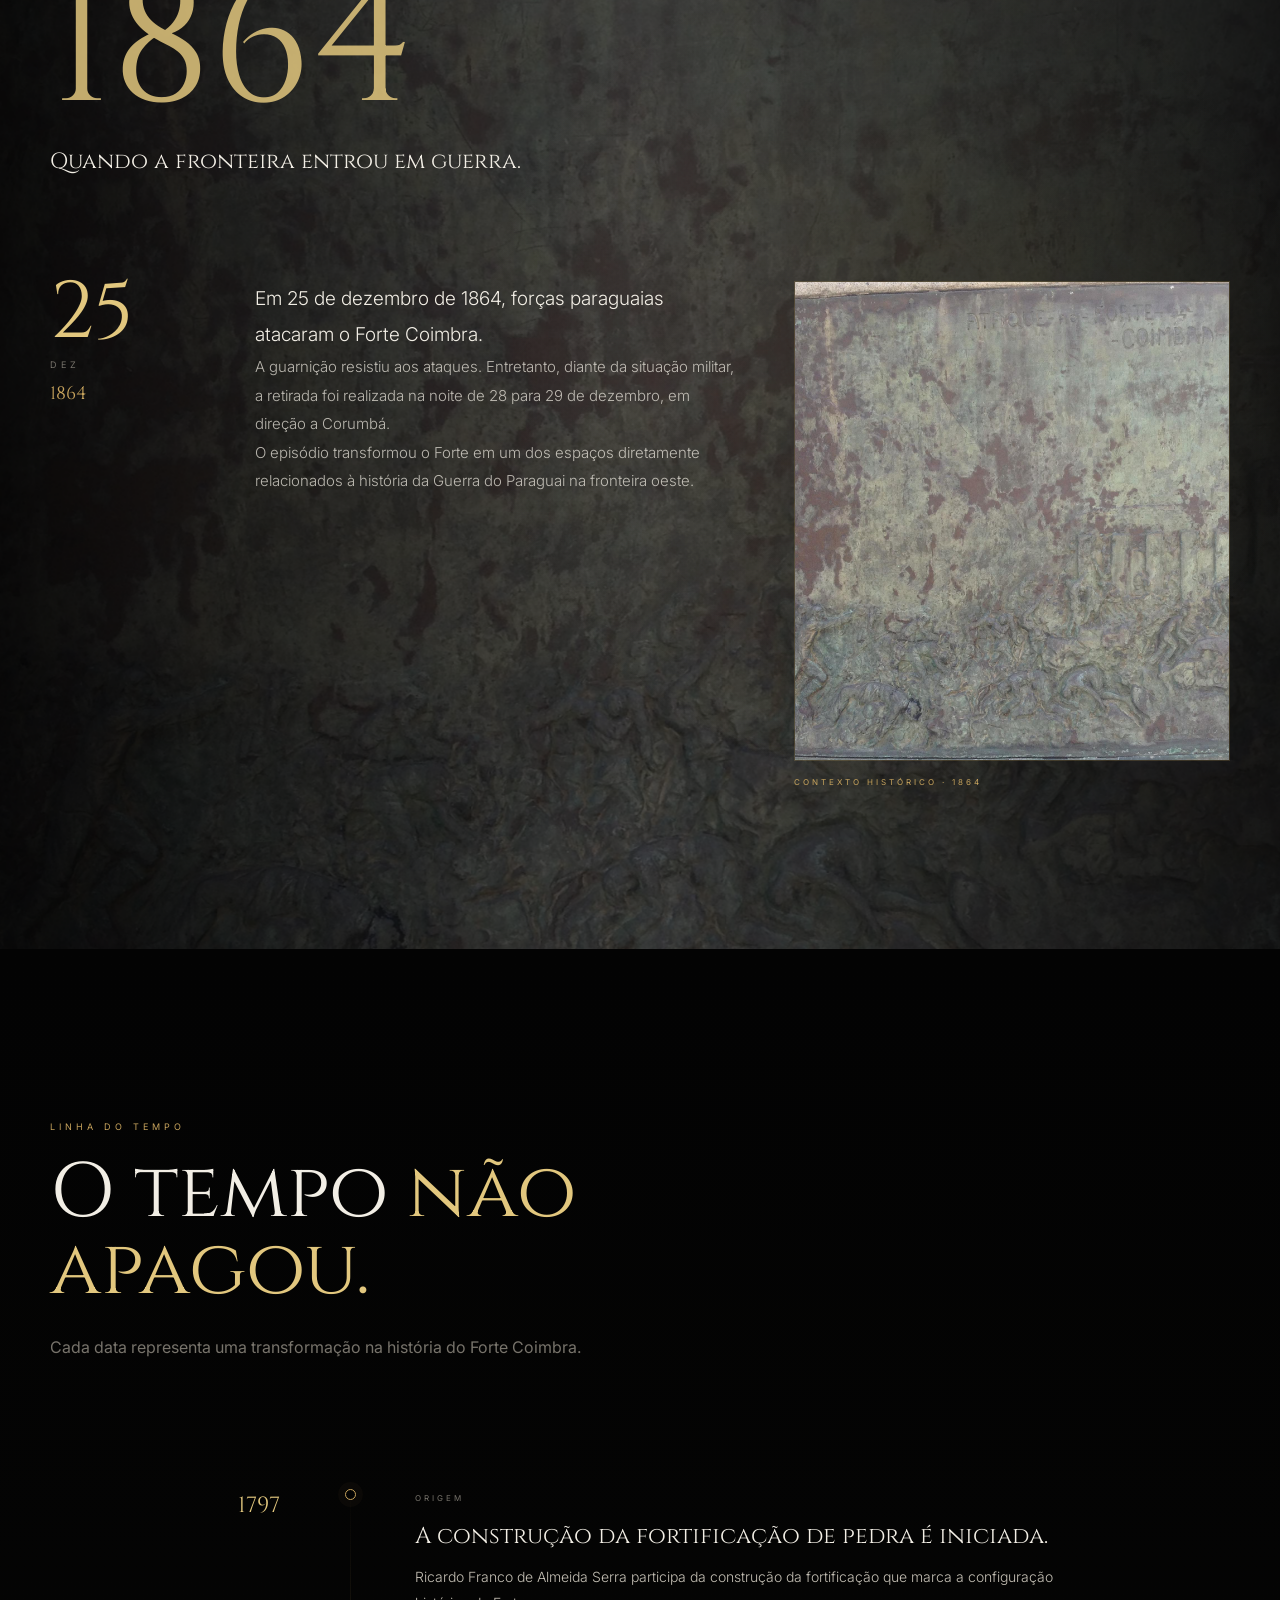
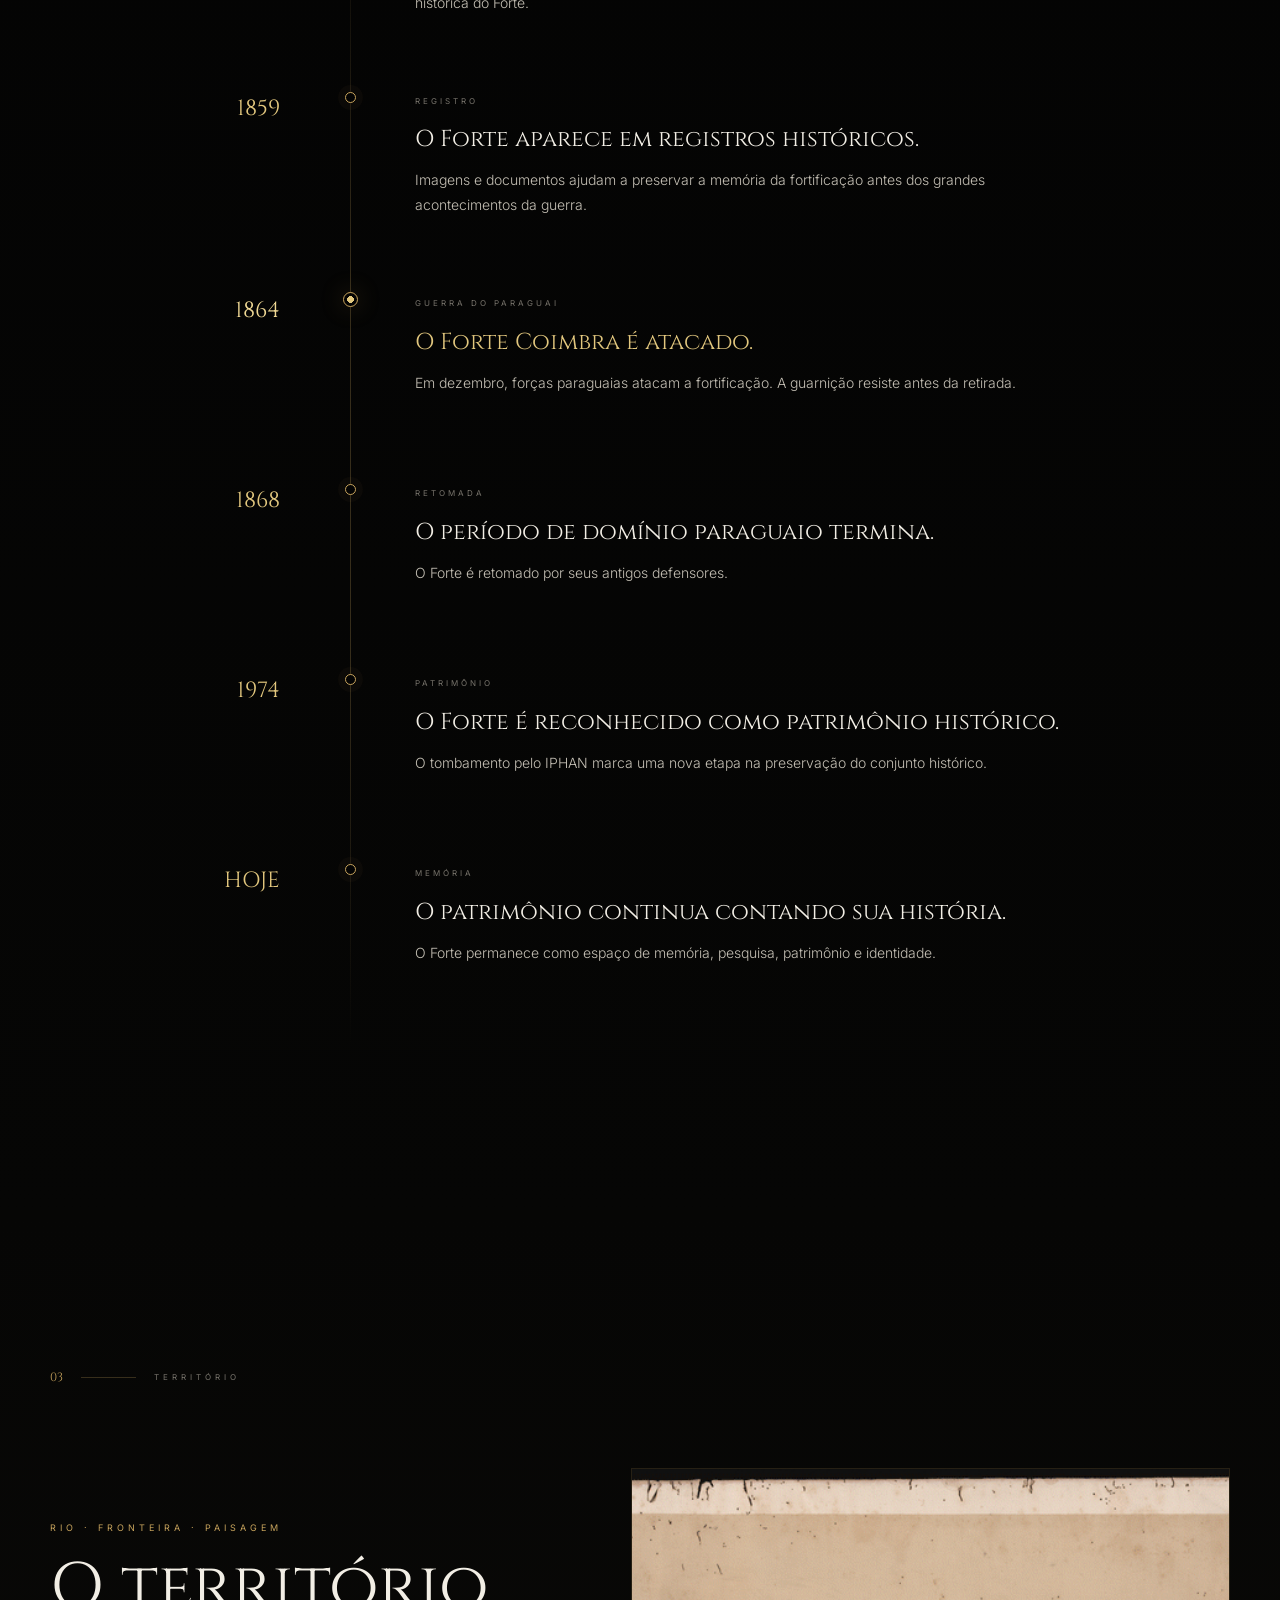
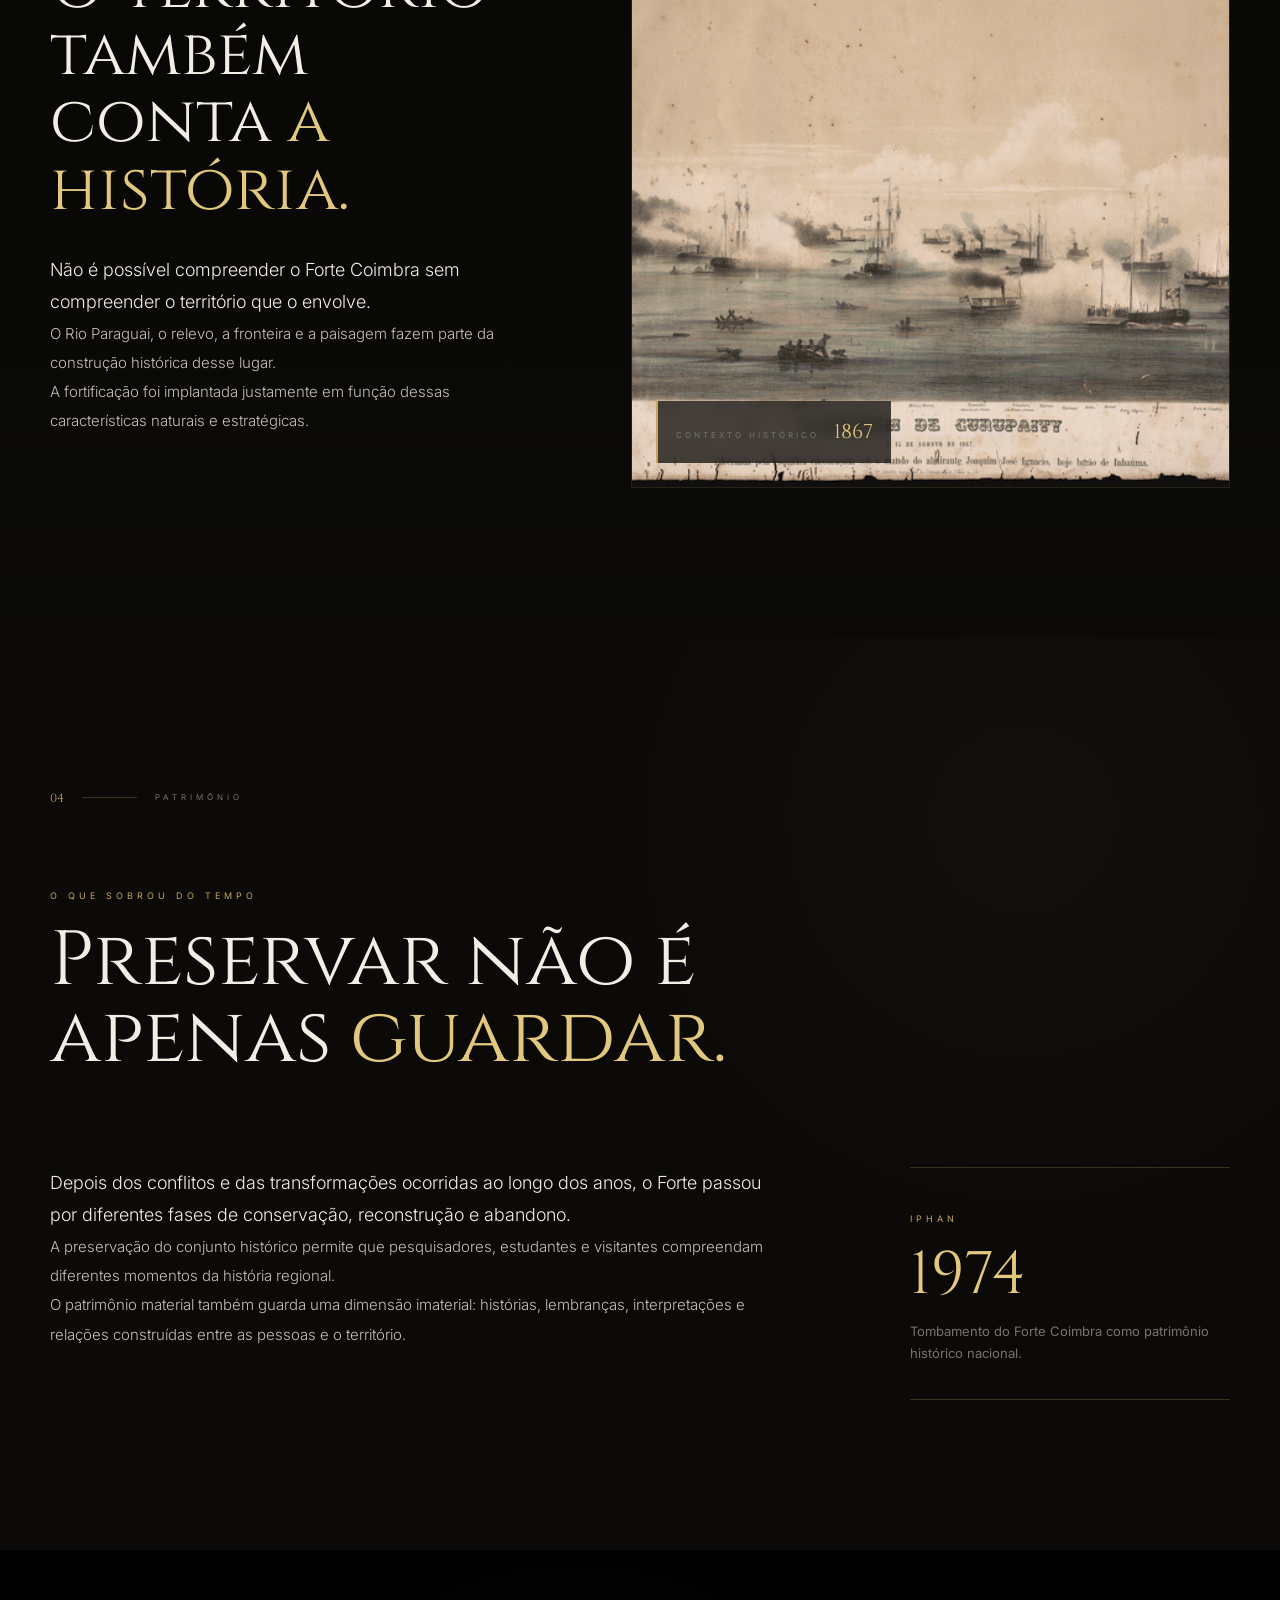
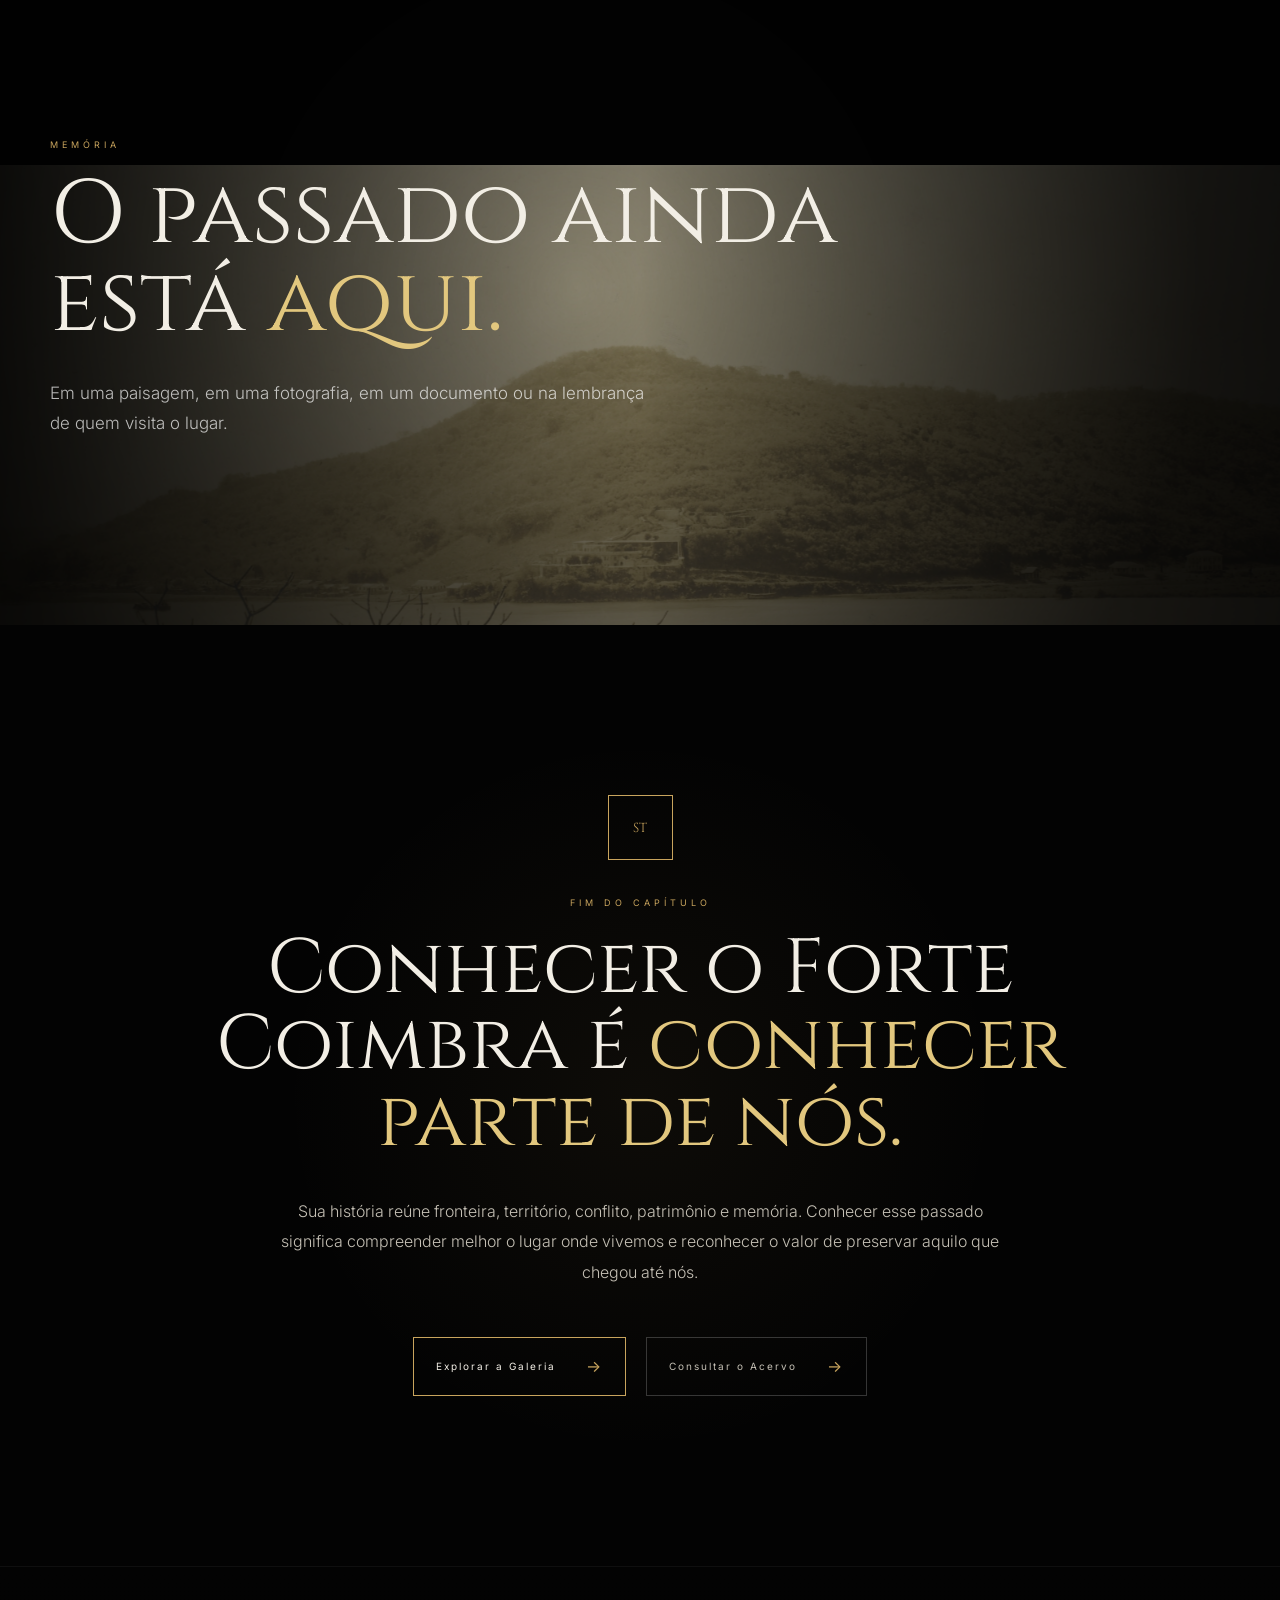
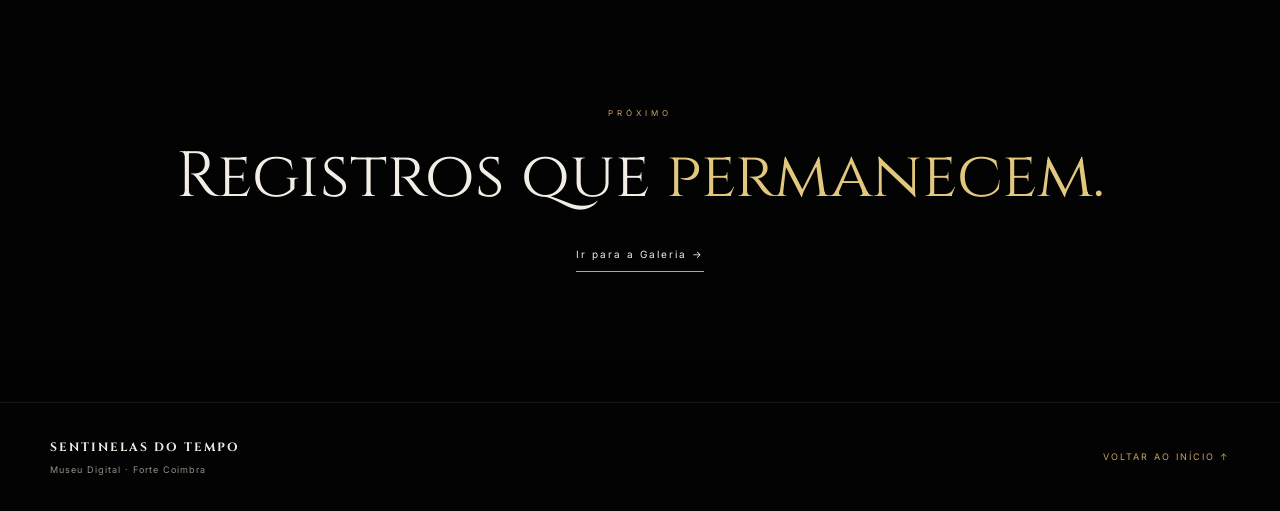
<file: forte-coimbra.html>
<!DOCTYPE html>
<html lang="pt-BR">

<head>
    <meta charset="UTF-8">
    <meta name="viewport" content="width=device-width, initial-scale=1.0">

    <meta
        name="description"
        content="Sentinelas do Tempo — Forte Coimbra, história, patrimônio, memória e território."
    >

    <title>Forte Coimbra | Sentinelas do Tempo</title>

    <!-- Fontes -->
    <link rel="preconnect" href="https://fonts.googleapis.com">
    <link rel="preconnect" href="https://fonts.gstatic.com" crossorigin>

    <link
        href="https://fonts.googleapis.com/css2?family=Cinzel:wght@400;500;600;700&family=Inter:wght@300;400;500;600&display=swap"
        rel="stylesheet"
    >

    <!-- CSS global -->
    <link rel="stylesheet" href="css/style.css">

    <!-- CSS da página -->
    <link rel="stylesheet" href="css/forte-coimbra.css">
</head>

<body class="forte-page">

    <!-- ATMOSFERA -->
    <div class="fc-atmosphere" aria-hidden="true">
        <div class="fc-atmosphere-noise"></div>
        <div class="fc-atmosphere-glow"></div>
    </div>

    <!-- LOADER -->
    <div class="fc-loader" id="forteLoader" aria-hidden="true">

        <div class="fc-loader-content">

            <div class="fc-loader-symbol">
                ST
            </div>

            <p>
                SENTINELAS DO TEMPO
            </p>

            <span>
                FORTE COIMBRA
            </span>

            <div class="fc-loader-line">
                <i></i>
            </div>

        </div>

    </div>

    <!-- CABEÇALHO -->
    <header class="site-header">

        <a
            href="index.html"
            class="logo"
            aria-label="Voltar ao início"
        >

            <span>ST</span>

            <div>
                <strong>SENTINELAS</strong>
                <small>DO TEMPO</small>
            </div>

        </a>

        <nav
            class="main-nav"
            aria-label="Navegação principal"
        >

            <a href="index.html">
                Início
            </a>

            <a href="quiz.html">
                Quiz
            </a>

            <a href="guerra.html">
                A Guerra
            </a>

            <a
                href="forte-coimbra.html"
                class="active"
            >
                Forte Coimbra
            </a>

            <a href="galeria.html">
                Galeria
            </a>

            <a href="documentos.html">
                Acervo
            </a>

        </nav>

    </header>


    <!-- CONTEÚDO PRINCIPAL -->
    <main>


        <!-- ================================================= -->
        <!-- HERO -->
        <!-- ================================================= -->

        <section
            class="fc-hero"
            id="topo"
        >

            <div class="fc-hero-background"></div>

            <div class="fc-hero-vignette"></div>

            <div class="fc-hero-content">

                <span class="fc-eyebrow">
                    CAPÍTULO II
                </span>

                <span class="fc-hero-line"></span>

                <p class="fc-hero-location">
                    RIO PARAGUAI · MATO GROSSO DO SUL
                </p>

                <h1>
                    FORTE
                    <span>COIMBRA</span>
                </h1>

                <p class="fc-hero-text">
                    Uma fortificação erguida na fronteira,
                    atravessada por guerras, transformações
                    e memórias que permanecem no território.
                </p>

                <a
                    href="#historia"
                    class="fc-hero-button"
                >

                    <span>
                        Iniciar a exposição
                    </span>

                    <strong>
                        ↓
                    </strong>

                </a>

            </div>

            <div class="fc-hero-footer">

                <span>
                    SENTINELAS DO TEMPO
                </span>

                <span>
                    1797 — PRESENTE
                </span>

            </div>

        </section>


        <!-- ================================================= -->
        <!-- INTRODUÇÃO -->
        <!-- ================================================= -->

        <section
            class="fc-section fc-history-intro"
            id="historia"
        >

            <div class="fc-container">

                <div class="fc-section-index">

                    <span>
                        01
                    </span>

                    <div></div>

                    <p>
                        O LUGAR
                    </p>

                </div>


                <div class="fc-history-intro-grid">


                    <div class="fc-history-intro-title">

                        <p class="fc-kicker">
                            UMA FRONTEIRA DE MEMÓRIA
                        </p>

                        <h2>
                            Antes de ser patrimônio,
                            <em>foi fronteira.</em>
                        </h2>

                    </div>


                    <div class="fc-history-intro-text">

                        <p class="fc-lead">
                            Às margens do Rio Paraguai,
                            o Forte Coimbra ocupa uma posição
                            que ajuda a compreender a formação
                            histórica da fronteira oeste brasileira.
                        </p>

                        <p>
                            A história da fortificação está relacionada
                            à necessidade de ocupar, observar e defender
                            uma região estratégica. Seu território não é
                            apenas o cenário dos acontecimentos:
                            ele faz parte da própria história.
                        </p>

                        <p>
                            Ao longo dos séculos, o Forte passou por
                            diferentes momentos. Foi construído,
                            atacado, abandonado, retomado,
                            reconstruído e transformado em
                            patrimônio histórico.
                        </p>

                    </div>

                </div>

            </div>

        </section>


        <!-- ================================================= -->
        <!-- IMAGEM DE ABERTURA -->
        <!-- ================================================= -->

        <section class="fc-image-reveal">

            <div class="fc-image-reveal-background"></div>

            <div class="fc-image-reveal-overlay"></div>

            <div class="fc-container">

                <div class="fc-image-reveal-caption">

                    <span>
                        FORTE COIMBRA
                    </span>

                    <h2>
                        História construída
                        sobre a paisagem.
                    </h2>

                    <p>
                        A fortificação e o território ao redor
                        dela formam uma única paisagem histórica.
                    </p>

                </div>

            </div>

        </section>


        <!-- ================================================= -->
        <!-- ORIGEM — 1797 -->
        <!-- ================================================= -->

        <section
            class="fc-section fc-origin"
            id="origem"
        >

            <div class="fc-container">

                <div class="fc-section-index">

                    <span>
                        02
                    </span>

                    <div></div>

                    <p>
                        ORIGEM
                    </p>

                </div>


                <div class="fc-event">

                    <div class="fc-event-year">
                        1797
                    </div>


                    <div class="fc-event-content">

                        <span class="fc-kicker">
                            O NASCIMENTO DA FORTIFICAÇÃO
                        </span>

                        <h2>
                            A pedra substitui
                            a paliçada.
                        </h2>

                        <p class="fc-lead">
                            Durante o comando de Ricardo Franco
                            de Almeida Serra, começou a construção
                            da fortificação de pedra que daria origem
                            à configuração histórica do Forte Coimbra.
                        </p>

                        <p>
                            A escolha do local estava relacionada
                            à posição estratégica junto ao Rio Paraguai
                            e às características do relevo.
                            A altura permitia ampliar o campo de
                            observação sobre o território e o rio.
                        </p>

                    </div>

                </div>


                <figure class="fc-main-image">

                    <div class="fc-main-image-frame">

                        <img
                            src="images/forte-coimbra.jpg"
                            alt="Forte Coimbra às margens do Rio Paraguai"
                            loading="lazy"
                        >

                    </div>

                    <figcaption>

                        <span>
                            ARQUITETURA · TERRITÓRIO
                        </span>

                        <strong>
                            Forte Coimbra
                        </strong>

                        <small>
                            A fortificação está integrada à paisagem
                            histórica do Rio Paraguai.
                        </small>

                    </figcaption>

                </figure>

            </div>

        </section>


        <!-- ================================================= -->
        <!-- REGISTRO DE 1859 -->
        <!-- ================================================= -->

        <section
            class="fc-section fc-record"
            id="registro-1859"
        >

            <div class="fc-container">

                <div class="fc-record-grid">


                    <figure class="fc-record-image">

                        <div>

                            <!-- IMAGEM 1859 -->
                            <img
                                src="images/forte-1859.jpg"
                                alt="Registro histórico do Forte Coimbra associado ao ano de 1859"
                                loading="lazy"
                            >

                        </div>

                        <figcaption>

                            <span>
                                REGISTRO HISTÓRICO
                            </span>

                            <strong>
                                1859
                            </strong>

                            <small>
                                Imagem histórica utilizada
                                no acervo desta exposição.
                            </small>

                        </figcaption>

                    </figure>


                    <div class="fc-record-text">

                        <span class="fc-kicker">
                            UM FORTE ANTES DA GUERRA
                        </span>

                        <h2>
                            Um instante
                            <em>antes da ruptura.</em>
                        </h2>

                        <p>
                            Os registros históricos permitem observar
                            o Forte Coimbra em um período anterior
                            aos acontecimentos que marcariam
                            profundamente a região durante
                            a Guerra do Paraguai.
                        </p>

                        <p>
                            Fotografias, documentos e imagens históricas
                            funcionam como fragmentos de uma memória
                            que ajuda a aproximar o presente de um
                            território que passou por grandes
                            transformações.
                        </p>

                    </div>

                </div>

            </div>

        </section>


        <!-- ================================================= -->
        <!-- GUERRA — 1864 -->
        <!-- ================================================= -->

        <section
            class="fc-war"
            id="guerra"
        >

            <div class="fc-war-background"></div>

            <div class="fc-war-overlay"></div>

            <div class="fc-container">


                <div class="fc-war-heading">

                    <span class="fc-kicker">
                        CAPÍTULO DA GUERRA DO PARAGUAI
                    </span>

                    <h2>
                        1864
                    </h2>

                    <p>
                        Quando a fronteira entrou em guerra.
                    </p>

                </div>


                <div class="fc-war-story">


                    <div class="fc-war-date">

                        <span>
                            25
                        </span>

                        <small>
                            DEZ
                        </small>

                        <i>
                            1864
                        </i>

                    </div>


                    <div class="fc-war-text">

                        <p class="fc-lead">
                            Em 25 de dezembro de 1864,
                            forças paraguaias atacaram
                            o Forte Coimbra.
                        </p>

                        <p>
                            A guarnição resistiu aos ataques.
                            Entretanto, diante da situação militar,
                            a retirada foi realizada na noite de
                            28 para 29 de dezembro, em direção
                            a Corumbá.
                        </p>

                        <p>
                            O episódio transformou o Forte em um
                            dos espaços diretamente relacionados
                            à história da Guerra do Paraguai
                            na fronteira oeste.
                        </p>

                    </div>


                    <figure class="fc-war-image">

                        <img
                            src="images/forte-1864.jpg"
                            alt="Forte Coimbra relacionado ao contexto histórico de 1864"
                            loading="lazy"
                        >

                        <figcaption>
                            CONTEXTO HISTÓRICO · 1864
                        </figcaption>

                    </figure>

                </div>

            </div>

        </section>


        <!-- ================================================= -->
        <!-- LINHA DO TEMPO -->
        <!-- ================================================= -->

        <section
            class="fc-timeline-section"
            id="cronologia"
        >

            <div class="fc-container">


                <div class="fc-timeline-heading">

                    <span class="fc-kicker">
                        LINHA DO TEMPO
                    </span>

                    <h2>
                        O tempo
                        <em>não apagou.</em>
                    </h2>

                    <p>
                        Cada data representa uma transformação
                        na história do Forte Coimbra.
                    </p>

                </div>


                <div class="fc-timeline">


                    <!-- 1797 -->

                    <article class="fc-timeline-item">

                        <div class="fc-timeline-year">
                            1797
                        </div>

                        <div class="fc-timeline-dot"></div>

                        <div class="fc-timeline-content">

                            <span>
                                ORIGEM
                            </span>

                            <h3>
                                A construção da fortificação
                                de pedra é iniciada.
                            </h3>

                            <p>
                                Ricardo Franco de Almeida Serra
                                participa da construção da
                                fortificação que marca a configuração
                                histórica do Forte.
                            </p>

                        </div>

                    </article>


                    <!-- 1859 -->

                    <article class="fc-timeline-item">

                        <div class="fc-timeline-year">
                            1859
                        </div>

                        <div class="fc-timeline-dot"></div>

                        <div class="fc-timeline-content">

                            <span>
                                REGISTRO
                            </span>

                            <h3>
                                O Forte aparece em
                                registros históricos.
                            </h3>

                            <p>
                                Imagens e documentos ajudam
                                a preservar a memória da
                                fortificação antes dos grandes
                                acontecimentos da guerra.
                            </p>

                        </div>

                    </article>


                    <!-- 1864 -->

                    <article class="fc-timeline-item fc-timeline-highlight">

                        <div class="fc-timeline-year">
                            1864
                        </div>

                        <div class="fc-timeline-dot"></div>

                        <div class="fc-timeline-content">

                            <span>
                                GUERRA DO PARAGUAI
                            </span>

                            <h3>
                                O Forte Coimbra é atacado.
                            </h3>

                            <p>
                                Em dezembro, forças paraguaias
                                atacam a fortificação.
                                A guarnição resiste antes
                                da retirada.
                            </p>

                        </div>

                    </article>


                    <!-- 1868 -->

                    <article class="fc-timeline-item">

                        <div class="fc-timeline-year">
                            1868
                        </div>

                        <div class="fc-timeline-dot"></div>

                        <div class="fc-timeline-content">

                            <span>
                                RETOMADA
                            </span>

                            <h3>
                                O período de domínio
                                paraguaio termina.
                            </h3>

                            <p>
                                O Forte é retomado por
                                seus antigos defensores.
                            </p>

                        </div>

                    </article>


                    <!-- 1974 -->

                    <article class="fc-timeline-item">

                        <div class="fc-timeline-year">
                            1974
                        </div>

                        <div class="fc-timeline-dot"></div>

                        <div class="fc-timeline-content">

                            <span>
                                PATRIMÔNIO
                            </span>

                            <h3>
                                O Forte é reconhecido
                                como patrimônio histórico.
                            </h3>

                            <p>
                                O tombamento pelo IPHAN marca
                                uma nova etapa na preservação
                                do conjunto histórico.
                            </p>

                        </div>

                    </article>


                    <!-- HOJE -->

                    <article class="fc-timeline-item">

                        <div class="fc-timeline-year">
                            HOJE
                        </div>

                        <div class="fc-timeline-dot"></div>

                        <div class="fc-timeline-content">

                            <span>
                                MEMÓRIA
                            </span>

                            <h3>
                                O patrimônio continua
                                contando sua história.
                            </h3>

                            <p>
                                O Forte permanece como espaço
                                de memória, pesquisa,
                                patrimônio e identidade.
                            </p>

                        </div>

                    </article>


                </div>

            </div>

        </section>


        <!-- ================================================= -->
        <!-- TERRITÓRIO -->
        <!-- ================================================= -->

        <section
            class="fc-section fc-territory"
            id="territorio"
        >

            <div class="fc-container">

                <div class="fc-section-index">

                    <span>
                        03
                    </span>

                    <div></div>

                    <p>
                        TERRITÓRIO
                    </p>

                </div>


                <div class="fc-territory-grid">


                    <div class="fc-territory-text">

                        <span class="fc-kicker">
                            RIO · FRONTEIRA · PAISAGEM
                        </span>

                        <h2>
                            O território também conta
                            <em>a história.</em>
                        </h2>

                        <p class="fc-lead">
                            Não é possível compreender o Forte Coimbra
                            sem compreender o território que o envolve.
                        </p>

                        <p>
                            O Rio Paraguai, o relevo, a fronteira
                            e a paisagem fazem parte da construção
                            histórica desse lugar.
                        </p>

                        <p>
                            A fortificação foi implantada justamente
                            em função dessas características naturais
                            e estratégicas.
                        </p>

                    </div>


                    <figure class="fc-territory-image">

                        <img
                            src="images/guerra-1867.jpg"
                            alt="Imagem relacionada ao contexto da Guerra do Paraguai"
                            loading="lazy"
                        >

                        <figcaption>

                            <span>
                                CONTEXTO HISTÓRICO
                            </span>

                            <strong>
                                1867
                            </strong>

                        </figcaption>

                    </figure>

                </div>

            </div>

        </section>


        <!-- ================================================= -->
        <!-- PATRIMÔNIO -->
        <!-- ================================================= -->

        <section
            class="fc-section fc-heritage"
            id="patrimonio"
        >

            <div class="fc-container">

                <div class="fc-section-index">

                    <span>
                        04
                    </span>

                    <div></div>

                    <p>
                        PATRIMÔNIO
                    </p>

                </div>


                <div class="fc-heritage-heading">

                    <span class="fc-kicker">
                        O QUE SOBROU DO TEMPO
                    </span>

                    <h2>
                        Preservar não é apenas
                        <em>guardar.</em>
                    </h2>

                </div>


                <div class="fc-heritage-grid">


                    <div class="fc-heritage-text">

                        <p class="fc-lead">
                            Depois dos conflitos e das transformações
                            ocorridas ao longo dos anos, o Forte passou
                            por diferentes fases de conservação,
                            reconstrução e abandono.
                        </p>

                        <p>
                            A preservação do conjunto histórico permite
                            que pesquisadores, estudantes e visitantes
                            compreendam diferentes momentos da
                            história regional.
                        </p>

                        <p>
                            O patrimônio material também guarda
                            uma dimensão imaterial: histórias,
                            lembranças, interpretações e relações
                            construídas entre as pessoas e o território.
                        </p>

                    </div>


                    <div class="fc-heritage-stat">

                        <span>
                            IPHAN
                        </span>

                        <strong>
                            1974
                        </strong>

                        <p>
                            Tombamento do Forte Coimbra
                            como patrimônio histórico nacional.
                        </p>

                    </div>

                </div>

            </div>

        </section>


        <!-- ================================================= -->
        <!-- MEMÓRIA -->
        <!-- ================================================= -->

        <section
            class="fc-memory"
            id="memoria"
        >

            <div class="fc-memory-background"></div>

            <div class="fc-memory-overlay"></div>

            <div class="fc-container">

                <div class="fc-memory-content">

                    <span class="fc-kicker">
                        MEMÓRIA
                    </span>

                    <h2>
                        O passado ainda está
                        <em>aqui.</em>
                    </h2>

                    <p>
                        Em uma paisagem, em uma fotografia,
                        em um documento ou na lembrança
                        de quem visita o lugar.
                    </p>

                </div>

            </div>

        </section>


        <!-- ================================================= -->
        <!-- CONCLUSÃO -->
        <!-- ================================================= -->

        <section
            class="fc-section fc-conclusion"
            id="conclusao"
        >

            <div class="fc-container">

                <div class="fc-conclusion-mark">
                    ST
                </div>

                <span class="fc-kicker">
                    FIM DO CAPÍTULO
                </span>

                <h2>
                    Conhecer o Forte Coimbra é
                    <em>conhecer parte de nós.</em>
                </h2>

                <p class="fc-conclusion-text">
                    Sua história reúne fronteira, território,
                    conflito, patrimônio e memória.
                    Conhecer esse passado significa compreender
                    melhor o lugar onde vivemos e reconhecer
                    o valor de preservar aquilo que chegou até nós.
                </p>


                <div class="fc-conclusion-actions">

                    <a
                        href="galeria.html"
                        class="fc-button"
                    >
                        Explorar a Galeria
                        <span>→</span>
                    </a>

                    <a
                        href="documentos.html"
                        class="fc-button fc-button-outline"
                    >
                        Consultar o Acervo
                        <span>→</span>
                    </a>

                </div>

            </div>

        </section>


        <!-- ================================================= -->
        <!-- PRÓXIMO CAPÍTULO -->
        <!-- ================================================= -->

        <section class="fc-next">

            <div class="fc-container">

                <span>
                    PRÓXIMO
                </span>

                <h2>
                    Registros que
                    <em>permanecem.</em>
                </h2>

                <a href="galeria.html">
                    Ir para a Galeria →
                </a>

            </div>

        </section>


    </main>


    <!-- ================================================= -->
    <!-- RODAPÉ -->
    <!-- ================================================= -->

    <footer class="site-footer">

        <div class="footer-inner">

            <div>

                <strong>
                    SENTINELAS DO TEMPO
                </strong>

                <span>
                    Museu Digital · Forte Coimbra
                </span>

            </div>

            <a href="#topo">
                Voltar ao início ↑
            </a>

        </div>

    </footer>


    <!-- JAVASCRIPT -->
    <script src="js/script.js"></script>
    <script src="js/forte.js"></script>

</body>

</html>
</file>
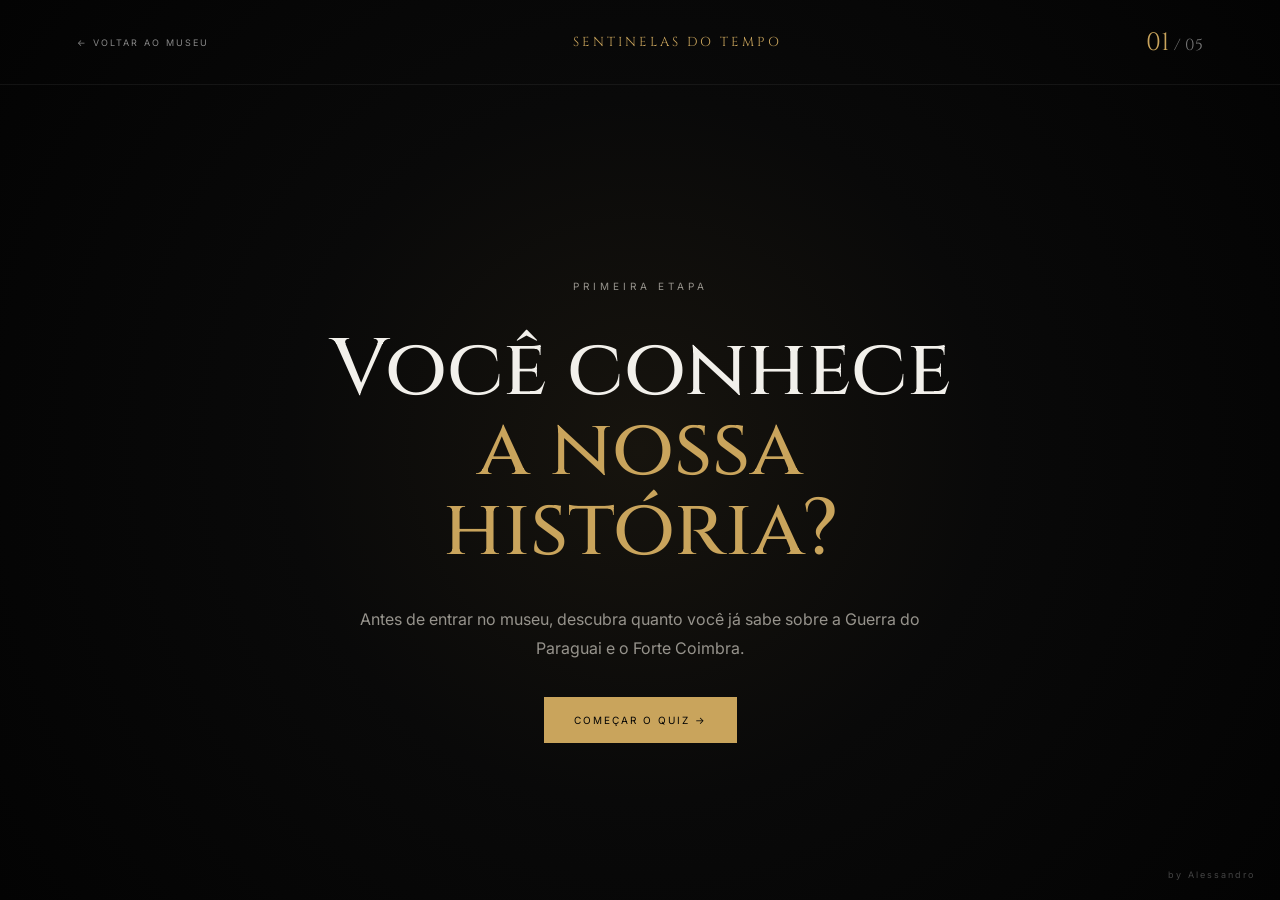
<file: quiz.html>
<!DOCTYPE html>
<html lang="pt-BR">

<head>

    <meta charset="UTF-8">
    <meta name="viewport" content="width=device-width, initial-scale=1.0">

    <title>Quiz Histórico | Sentinelas do Tempo</title>

    <link rel="preconnect" href="https://fonts.googleapis.com">
    <link rel="preconnect" href="https://fonts.gstatic.com" crossorigin>

    <link
        href="https://fonts.googleapis.com/css2?family=Cinzel:wght@400;500;600;700&family=Inter:wght@300;400;500;600&display=swap"
        rel="stylesheet">

    <link rel="stylesheet" href="css/quiz.css">

</head>

<body>

    <header class="quiz-header">

        <a href="index.html" class="back-button">
            ← VOLTAR AO MUSEU
        </a>

        <div class="quiz-logo">
            SENTINELAS DO TEMPO
        </div>

        <div class="quiz-counter">
            <span id="question-number">01</span>
            / 05
        </div>

    </header>


    <main class="quiz-main">

        <div class="quiz-introduction" id="quiz-introduction">

            <p class="eyebrow">
                PRIMEIRA ETAPA
            </p>

            <h1>
                Você conhece<br>
                <span>a nossa história?</span>
            </h1>

            <p>
                Antes de entrar no museu, descubra quanto você já sabe
                sobre a Guerra do Paraguai e o Forte Coimbra.
            </p>

            <button id="start-quiz" class="gold-button">
                COMEÇAR O QUIZ →
            </button>

        </div>


        <div class="quiz-container hidden" id="quiz-container">

            <div class="progress-area">

                <div class="progress-bar">
                    <div id="progress"></div>
                </div>

            </div>


            <div class="question-area">

                <p class="question-label">
                    QUESTÃO <span id="current-question">01</span>
                </p>

                <h2 id="question">
                    Pergunta
                </h2>

                <div id="answers" class="answers"></div>

            </div>


            <button id="next-button" class="next-button hidden">
                PRÓXIMA QUESTÃO →
            </button>

        </div>


        <div class="result-container hidden" id="result-container">

            <p class="eyebrow">
                EXPERIÊNCIA CONCLUÍDA
            </p>

            <h1>
                Sua jornada<br>
                <span>está apenas começando.</span>
            </h1>

            <div class="score-box">

                <span>SEU RESULTADO</span>

                <strong id="score">
                    0/5
                </strong>

            </div>

            <p id="result-message"></p>

            <a href="guerra.html" class="gold-button">
                COMEÇAR A HISTÓRIA →
            </a>

        </div>

    </main>


    <div class="quiz-author">
        by Alessandro
    </div>


    <script src="js/quiz.js"></script>

</body>

</html>
</file>
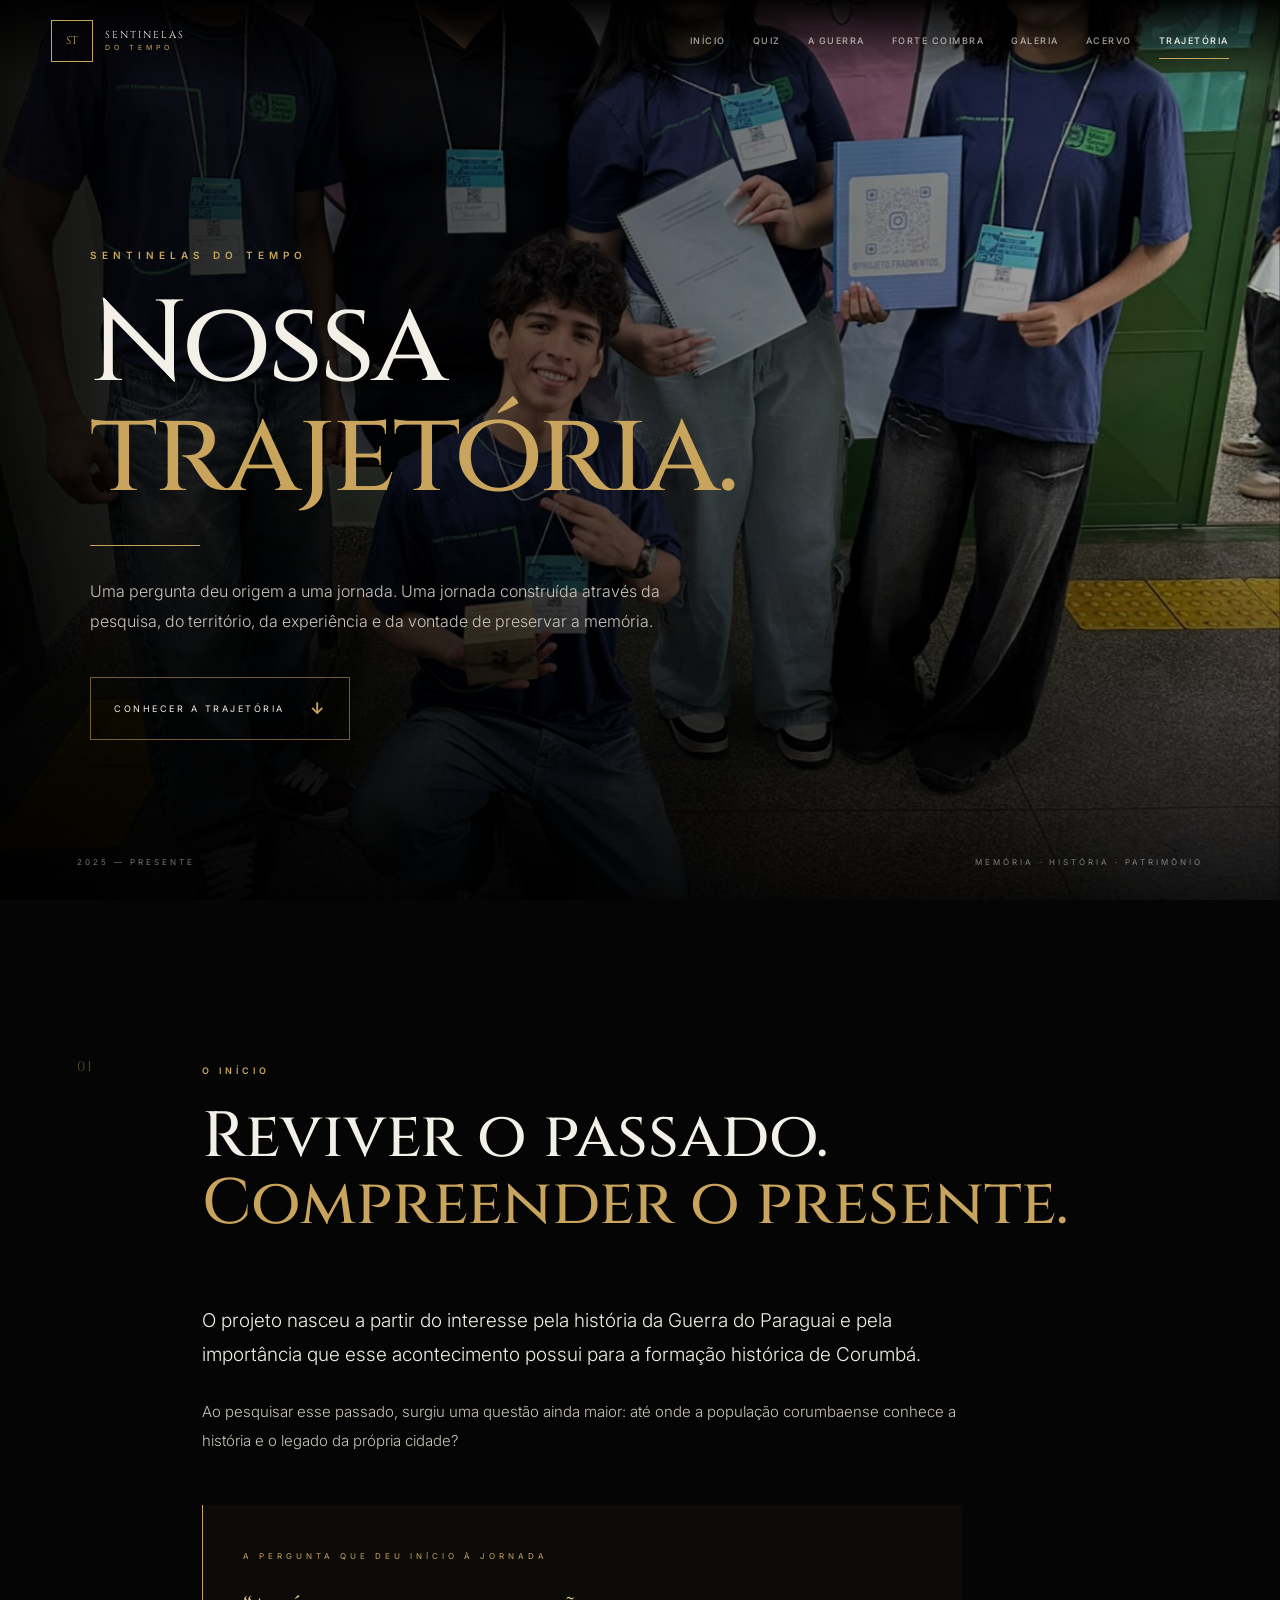
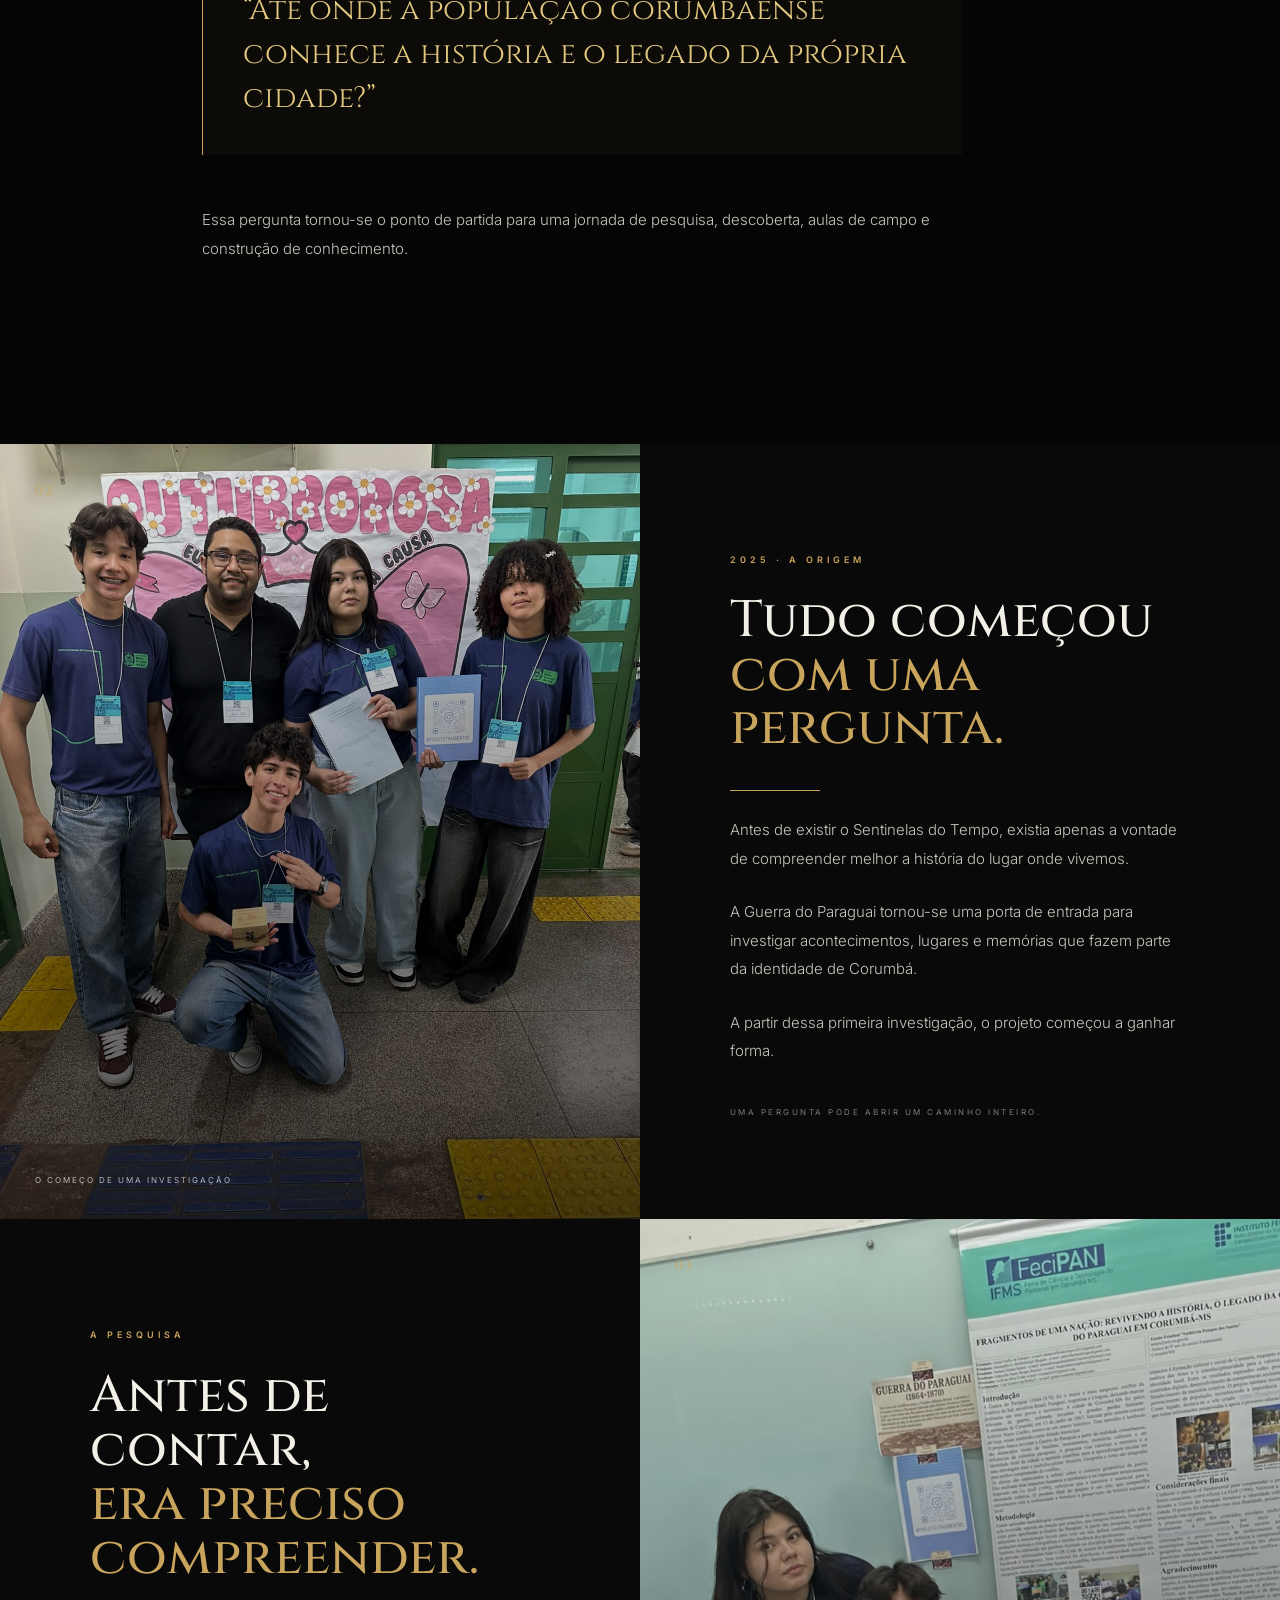
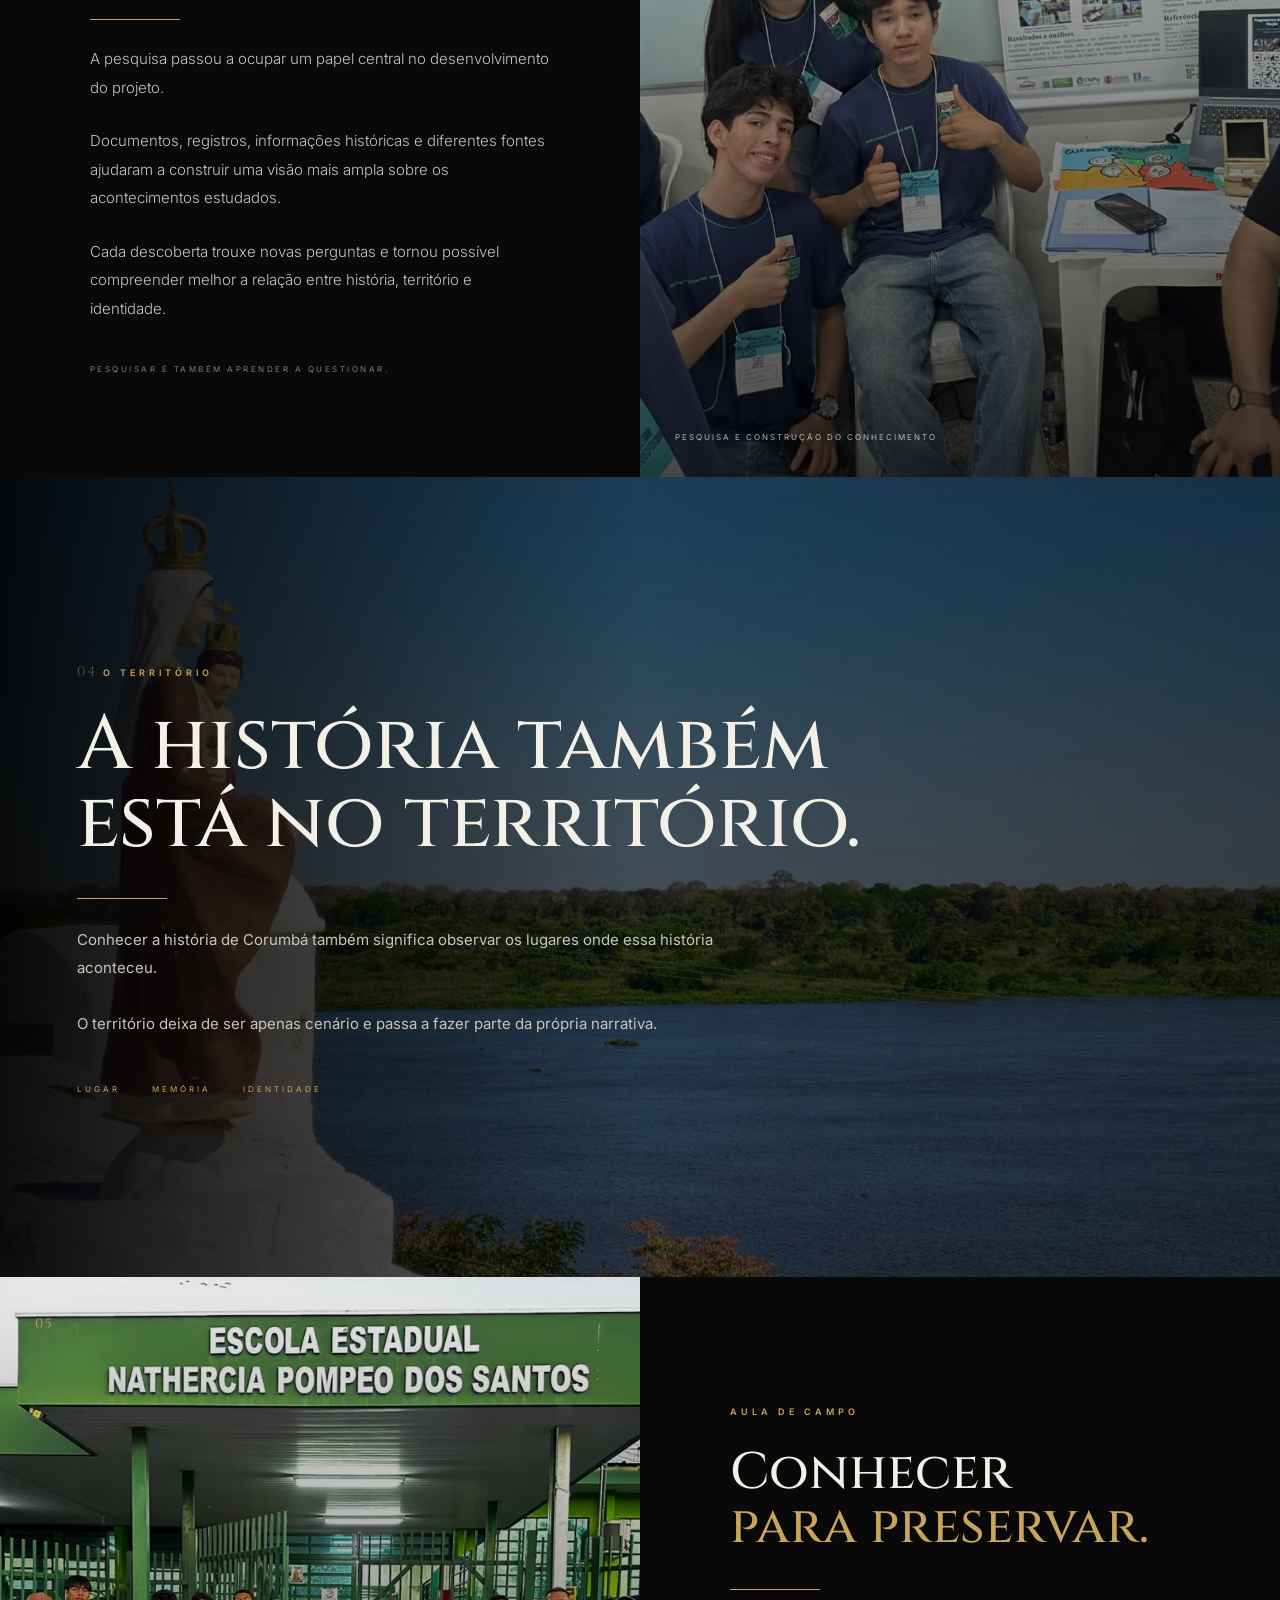
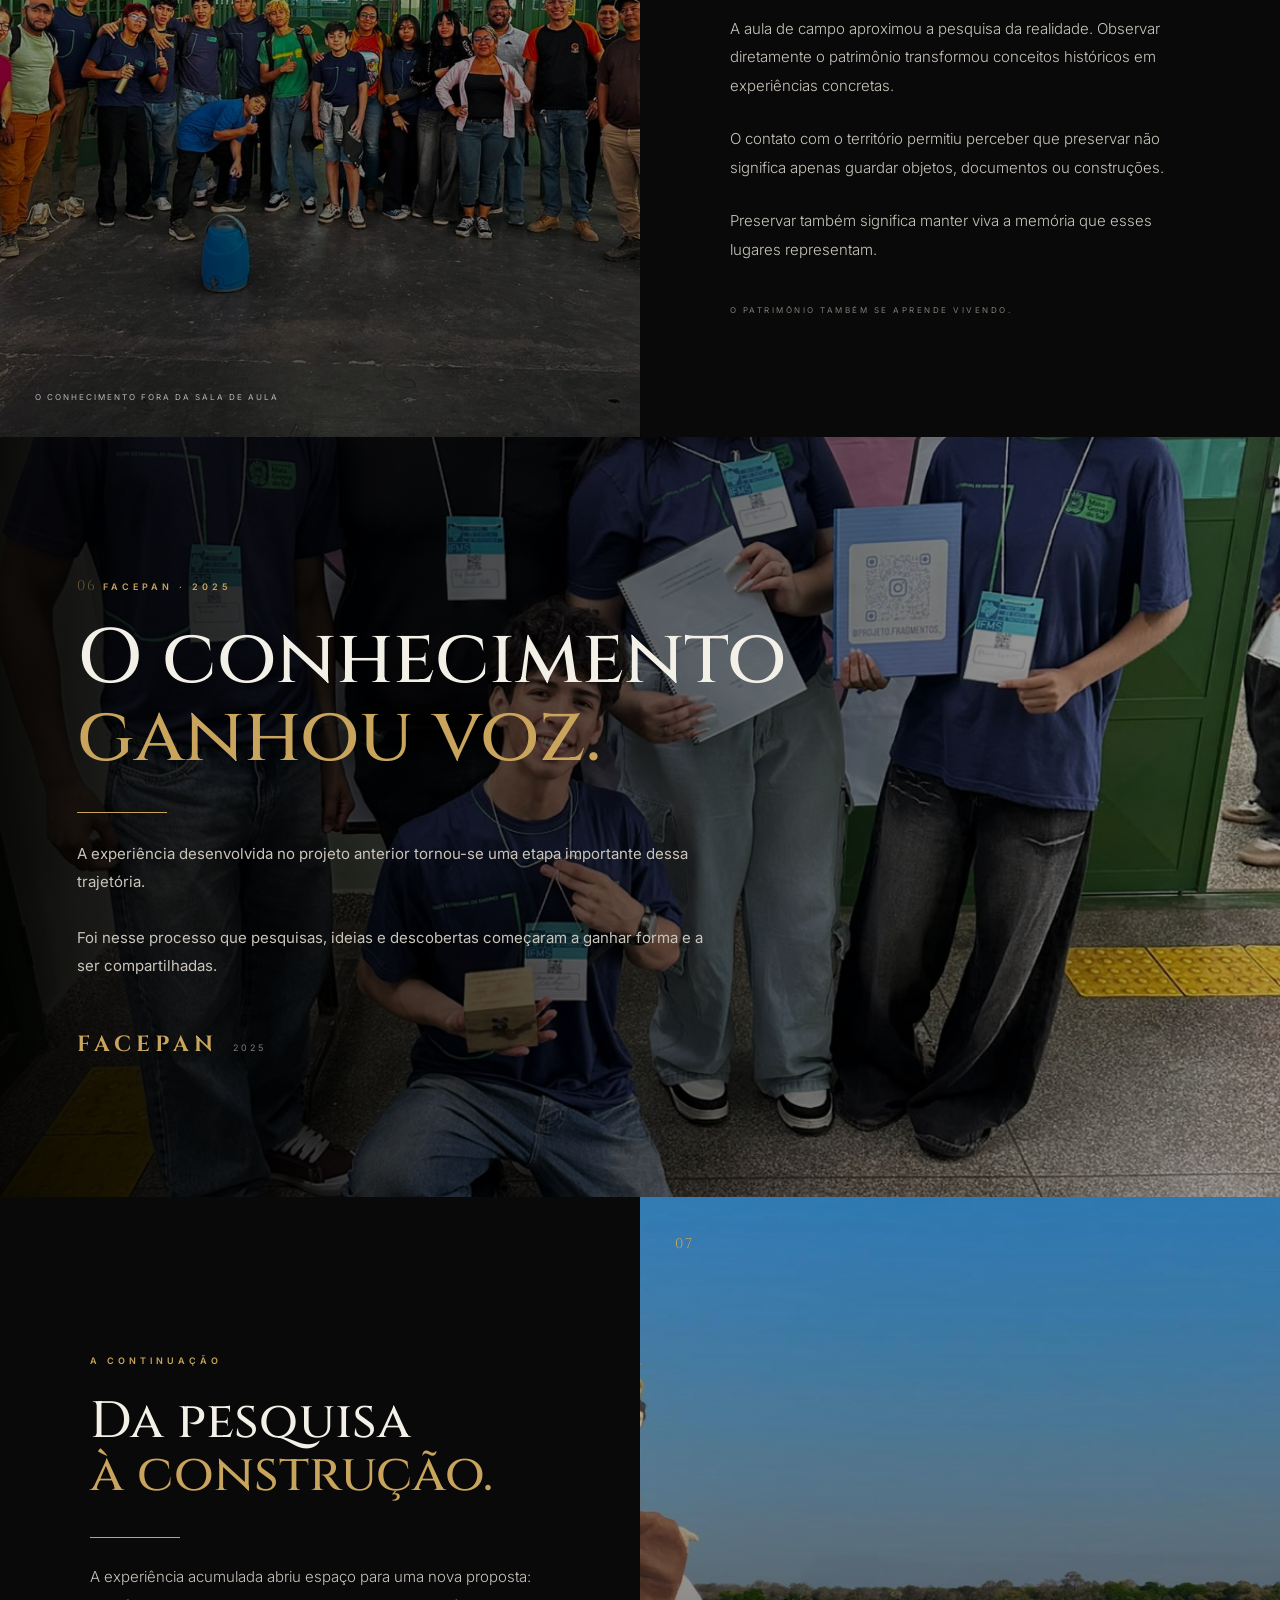
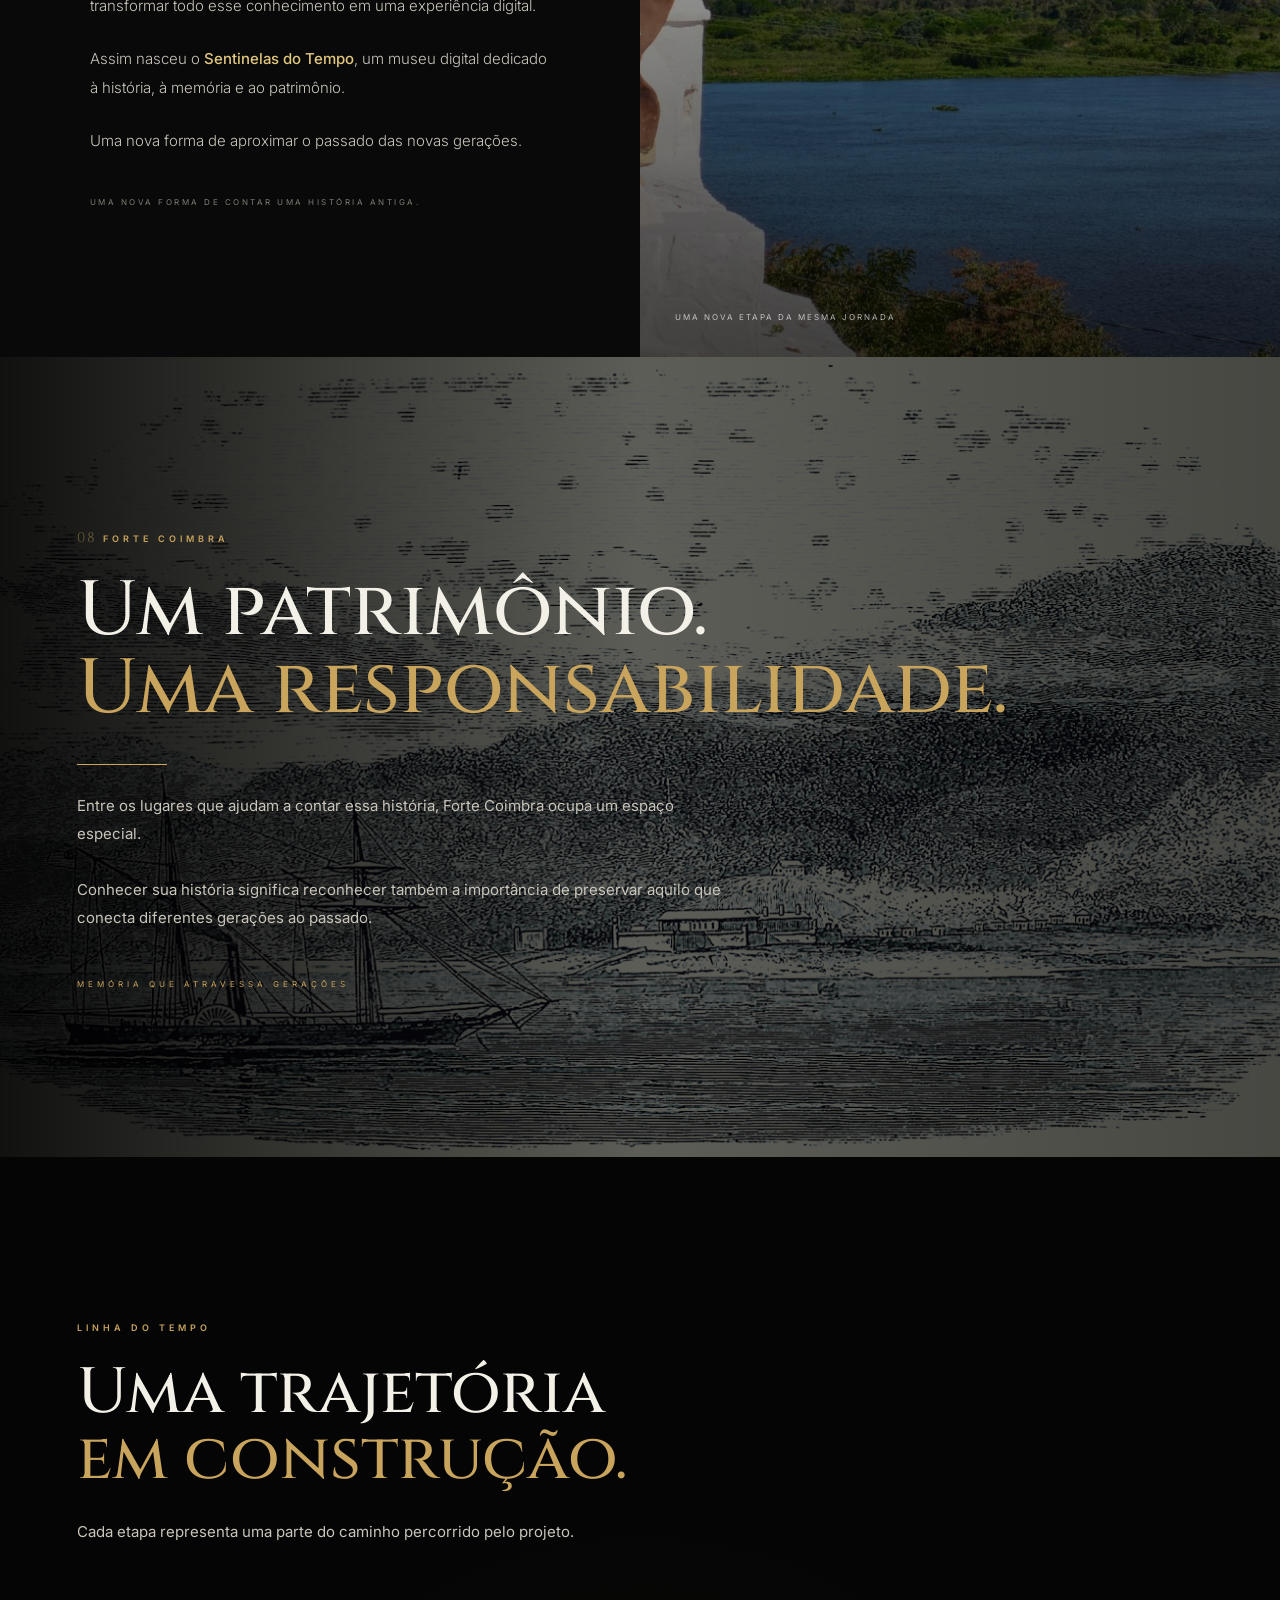
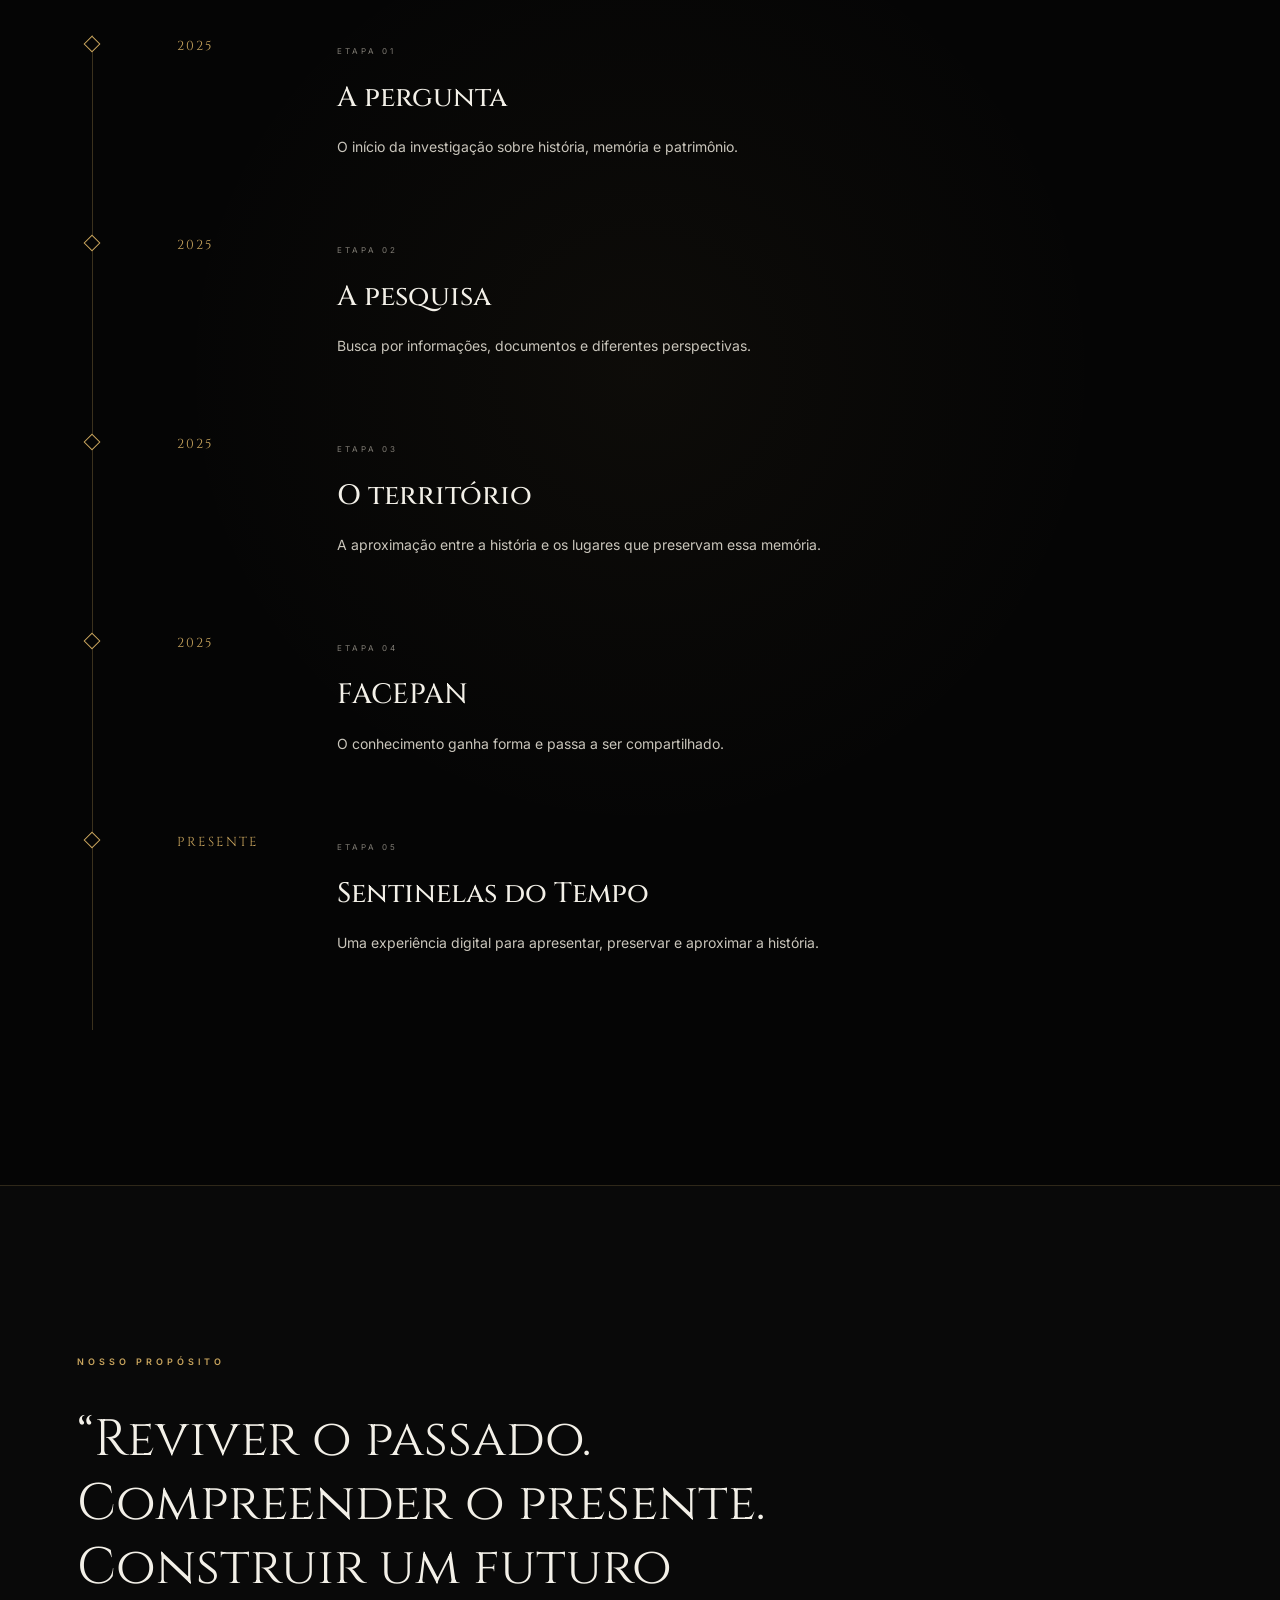
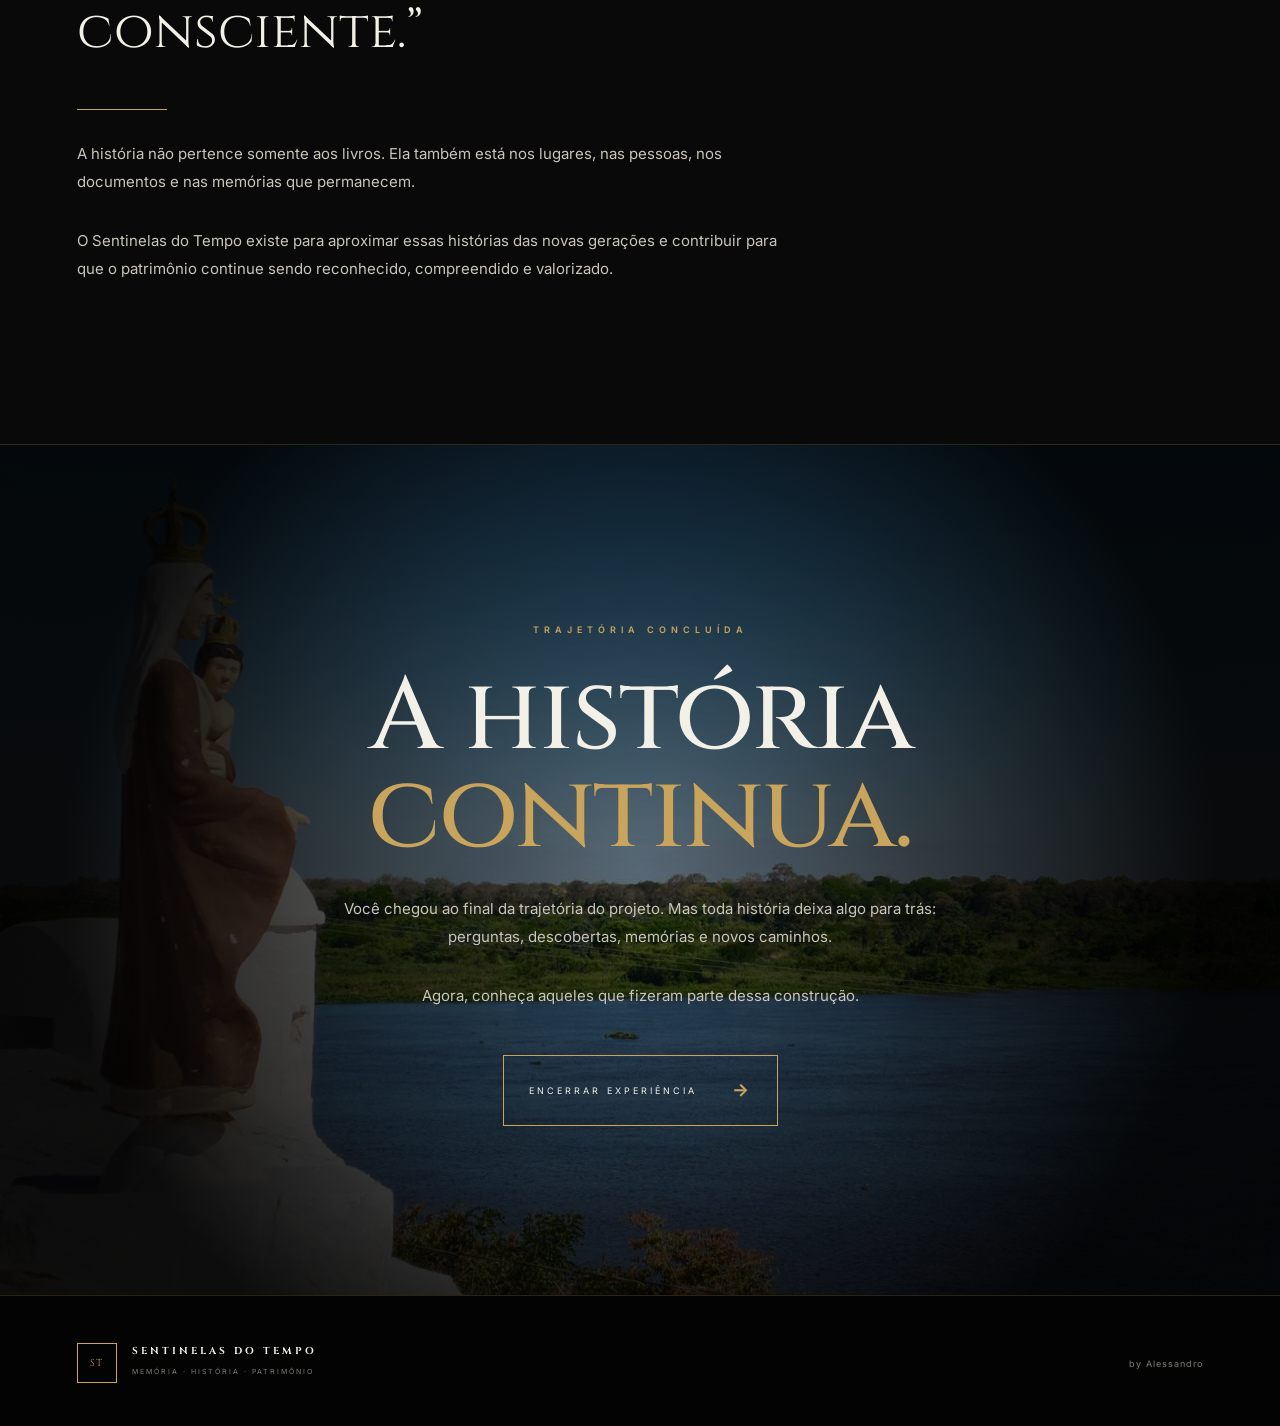
<file: trajetoria.html>
<!DOCTYPE html>
<html lang="pt-BR">

<head>

    <meta charset="UTF-8">

    <meta name="viewport" content="width=device-width, initial-scale=1.0">

    <meta
        name="description"
        content="Sentinelas do Tempo — conheça a trajetória de um projeto dedicado à história, memória e patrimônio de Corumbá."
    >

    <title>Sentinelas do Tempo | Nossa Trajetória</title>


    <!-- FONTES -->

    <link rel="preconnect" href="https://fonts.googleapis.com">
    <link rel="preconnect" href="https://fonts.gstatic.com" crossorigin>

    <link
        href="https://fonts.googleapis.com/css2?family=Cinzel:wght@400;500;600;700&family=Inter:wght@300;400;500;600;700&display=swap"
        rel="stylesheet"
    >


    <!-- CSS -->

    <link rel="stylesheet" href="css/style.css">
    <link rel="stylesheet" href="css/trajetoria.css">

</head>


<body class="trajectory-page">


    <!-- =====================================================
         LOADER
    ====================================================== -->

    <div class="trajectory-loader" id="trajectoryLoader">

        <div class="loader-symbol">
            ST
        </div>

        <div class="loader-title">
            SENTINELAS DO TEMPO
        </div>

        <div class="loader-subtitle">
            Nossa Trajetória
        </div>

        <div class="loader-line">
            <span></span>
        </div>

    </div>



    <!-- =====================================================
         HEADER
    ====================================================== -->

    <header class="trajectory-header">

        <div class="header-inner">

            <a href="index.html" class="brand">

                <span class="brand-symbol">
                    ST
                </span>

                <span class="brand-name">
                    SENTINELAS
                    <small>DO TEMPO</small>
                </span>

            </a>


            <nav class="trajectory-nav">

                <a href="index.html">
                    Início
                </a>

                <a href="quiz.html">
                    Quiz
                </a>

                <a href="guerra.html">
                    A Guerra
                </a>

                <a href="forte-coimbra.html">
                    Forte Coimbra
                </a>

                <a href="galeria.html">
                    Galeria
                </a>

                <a href="documentos.html">
                    Acervo
                </a>

                <a href="trajetoria.html" class="active">
                    Trajetória
                </a>

            </nav>

        </div>

    </header>



    <!-- =====================================================
         MAIN
    ====================================================== -->

    <main>


        <!-- =================================================
             ABERTURA
        ================================================== -->

        <section class="trajectory-hero">

            <div class="hero-photo">

                <img
                    src="images/trajetoria/pergunta.jpg"
                    alt="Registro relacionado ao início do projeto"
                >

            </div>


            <div class="hero-overlay"></div>


            <div class="hero-content">

                <span class="hero-kicker">
                    SENTINELAS DO TEMPO
                </span>

                <h1>
                    Nossa
                    <em>trajetória.</em>
                </h1>

                <div class="hero-rule"></div>

                <p>
                    Uma pergunta deu origem a uma jornada.
                    Uma jornada construída através da pesquisa,
                    do território, da experiência e da vontade
                    de preservar a memória.
                </p>

                <a href="#inicio" class="hero-button">

                    <span>
                        Conhecer a trajetória
                    </span>

                    <strong>
                        ↓
                    </strong>

                </a>

            </div>


            <div class="hero-footer">

                <span>
                    2025 — PRESENTE
                </span>

                <span>
                    MEMÓRIA · HISTÓRIA · PATRIMÔNIO
                </span>

            </div>

        </section>



        <!-- =================================================
             INTRODUÇÃO
        ================================================== -->

        <section class="intro-section" id="inicio">

            <div class="page-container">

                <div class="intro-heading">

                    <span class="chapter-number">
                        01
                    </span>

                    <div>

                        <span class="chapter-label">
                            O INÍCIO
                        </span>

                        <h2>
                            Reviver o passado.
                            <br>
                            <em>Compreender o presente.</em>
                        </h2>

                    </div>

                </div>


                <div class="intro-content">

                    <p class="intro-lead">
                        O projeto nasceu a partir do interesse pela
                        história da Guerra do Paraguai e pela importância
                        que esse acontecimento possui para a formação
                        histórica de Corumbá.
                    </p>

                    <p>
                        Ao pesquisar esse passado, surgiu uma questão
                        ainda maior: até onde a população corumbaense
                        conhece a história e o legado da própria cidade?
                    </p>


                    <div class="question-card">

                        <span>
                            A PERGUNTA QUE DEU INÍCIO À JORNADA
                        </span>

                        <blockquote>
                            “Até onde a população corumbaense
                            conhece a história e o legado
                            da própria cidade?”
                        </blockquote>

                    </div>


                    <p>
                        Essa pergunta tornou-se o ponto de partida
                        para uma jornada de pesquisa, descoberta,
                        aulas de campo e construção de conhecimento.
                    </p>

                </div>

            </div>

        </section>



        <!-- =================================================
             CAPÍTULO 02
        ================================================== -->

        <section class="chapter chapter-photo-left">

            <div class="chapter-photo">

                <img
                    src="images/trajetoria/pergunta.jpg"
                    alt="Registro relacionado à origem do projeto"
                >

                <div class="photo-overlay"></div>

                <span class="photo-number">
                    02
                </span>

                <span class="photo-caption">
                    O começo de uma investigação
                </span>

            </div>


            <div class="chapter-text">

                <span class="chapter-label">
                    2025 · A ORIGEM
                </span>

                <h2>
                    Tudo começou
                    <br>
                    <em>com uma pergunta.</em>
                </h2>

                <div class="gold-rule"></div>

                <p>
                    Antes de existir o Sentinelas do Tempo,
                    existia apenas a vontade de compreender melhor
                    a história do lugar onde vivemos.
                </p>

                <p>
                    A Guerra do Paraguai tornou-se uma porta de
                    entrada para investigar acontecimentos, lugares
                    e memórias que fazem parte da identidade de Corumbá.
                </p>

                <p>
                    A partir dessa primeira investigação,
                    o projeto começou a ganhar forma.
                </p>

                <span class="chapter-note">
                    UMA PERGUNTA PODE ABRIR UM CAMINHO INTEIRO.
                </span>

            </div>

        </section>



        <!-- =================================================
             CAPÍTULO 03
        ================================================== -->

        <section class="chapter chapter-photo-right">

            <div class="chapter-text">

                <span class="chapter-label">
                    A PESQUISA
                </span>

                <h2>
                    Antes de contar,
                    <br>
                    <em>era preciso compreender.</em>
                </h2>

                <div class="gold-rule"></div>

                <p>
                    A pesquisa passou a ocupar um papel central
                    no desenvolvimento do projeto.
                </p>

                <p>
                    Documentos, registros, informações históricas
                    e diferentes fontes ajudaram a construir uma
                    visão mais ampla sobre os acontecimentos estudados.
                </p>

                <p>
                    Cada descoberta trouxe novas perguntas e tornou
                    possível compreender melhor a relação entre
                    história, território e identidade.
                </p>

                <span class="chapter-note">
                    PESQUISAR É TAMBÉM APRENDER A QUESTIONAR.
                </span>

            </div>


            <div class="chapter-photo">

                <img
                    src="images/trajetoria/pesquisa.jpg"
                    alt="Pesquisa histórica realizada durante o projeto"
                >

                <div class="photo-overlay"></div>

                <span class="photo-number">
                    03
                </span>

                <span class="photo-caption">
                    Pesquisa e construção do conhecimento
                </span>

            </div>

        </section>



        <!-- =================================================
             CAPÍTULO 04 — TERRITÓRIO
        ================================================== -->

        <section class="territory-section">

            <div class="territory-photo">

                <img
                    src="images/galeria/paisagem/paisagem-01.jpg"
                    alt="Paisagem relacionada ao território histórico"
                >

            </div>


            <div class="territory-shade"></div>


            <div class="territory-content">

                <span class="chapter-number">
                    04
                </span>

                <span class="chapter-label">
                    O TERRITÓRIO
                </span>

                <h2>
                    A história também
                    <br>
                    está no território.
                </h2>

                <div class="gold-rule"></div>

                <p>
                    Conhecer a história de Corumbá também significa
                    observar os lugares onde essa história aconteceu.
                </p>

                <p>
                    O território deixa de ser apenas cenário e passa
                    a fazer parte da própria narrativa.
                </p>

                <div class="territory-keywords">

                    <span>LUGAR</span>
                    <span>MEMÓRIA</span>
                    <span>IDENTIDADE</span>

                </div>

            </div>

        </section>



        <!-- =================================================
             CAPÍTULO 05
        ================================================== -->

        <section class="chapter chapter-photo-left">

            <div class="chapter-photo">

                <img
                    src="images/trajetoria/aula-campo.jpg"
                    alt="Aula de campo realizada durante o projeto"
                >

                <div class="photo-overlay"></div>

                <span class="photo-number">
                    05
                </span>

                <span class="photo-caption">
                    O conhecimento fora da sala de aula
                </span>

            </div>


            <div class="chapter-text">

                <span class="chapter-label">
                    AULA DE CAMPO
                </span>

                <h2>
                    Conhecer
                    <br>
                    <em>para preservar.</em>
                </h2>

                <div class="gold-rule"></div>

                <p>
                    A aula de campo aproximou a pesquisa da realidade.
                    Observar diretamente o patrimônio transformou
                    conceitos históricos em experiências concretas.
                </p>

                <p>
                    O contato com o território permitiu perceber
                    que preservar não significa apenas guardar
                    objetos, documentos ou construções.
                </p>

                <p>
                    Preservar também significa manter viva a memória
                    que esses lugares representam.
                </p>

                <span class="chapter-note">
                    O PATRIMÔNIO TAMBÉM SE APRENDE VIVENDO.
                </span>

            </div>

        </section>



        <!-- =================================================
             CAPÍTULO 06 — FACEPAN
        ================================================== -->

        <section class="facepan-section">

            <div class="facepan-photo">

                <img
                    src="images/trajetoria/pergunta.jpg"
                    alt="Registro relacionado ao projeto FACEPAN"
                >

            </div>


            <div class="facepan-shade"></div>


            <div class="facepan-content">

                <span class="chapter-number">
                    06
                </span>

                <span class="chapter-label">
                    FACEPAN · 2025
                </span>

                <h2>
                    O conhecimento
                    <br>
                    <em>ganhou voz.</em>
                </h2>

                <div class="gold-rule"></div>

                <p>
                    A experiência desenvolvida no projeto anterior
                    tornou-se uma etapa importante dessa trajetória.
                </p>

                <p>
                    Foi nesse processo que pesquisas, ideias e
                    descobertas começaram a ganhar forma e a ser
                    compartilhadas.
                </p>

                <div class="facepan-mark">

                    <strong>
                        FACEPAN
                    </strong>

                    <span>
                        2025
                    </span>

                </div>

            </div>

        </section>



        <!-- =================================================
             CAPÍTULO 07
        ================================================== -->

        <section class="chapter chapter-photo-right">

            <div class="chapter-text">

                <span class="chapter-label">
                    A CONTINUAÇÃO
                </span>

                <h2>
                    Da pesquisa
                    <br>
                    <em>à construção.</em>
                </h2>

                <div class="gold-rule"></div>

                <p>
                    A experiência acumulada abriu espaço para uma
                    nova proposta: transformar todo esse conhecimento
                    em uma experiência digital.
                </p>

                <p>
                    Assim nasceu o
                    <strong>Sentinelas do Tempo</strong>,
                    um museu digital dedicado à história,
                    à memória e ao patrimônio.
                </p>

                <p>
                    Uma nova forma de aproximar o passado
                    das novas gerações.
                </p>

                <span class="chapter-note">
                    UMA NOVA FORMA DE CONTAR UMA HISTÓRIA ANTIGA.
                </span>

            </div>


            <div class="chapter-photo">

                <img
                    src="images/trajetoria/sentinelas.jpg"
                    alt="Projeto Sentinelas do Tempo"
                >

                <div class="photo-overlay"></div>

                <span class="photo-number">
                    07
                </span>

                <span class="photo-caption">
                    Uma nova etapa da mesma jornada
                </span>

            </div>

        </section>



        <!-- =================================================
             CAPÍTULO 08 — FORTE COIMBRA
        ================================================== -->

        <section class="forte-section">

            <div class="forte-photo">

                <img
                    src="images/forte-1859.jpg"
                    alt="Registro histórico de Forte Coimbra"
                >

            </div>


            <div class="forte-shade"></div>


            <div class="forte-content">

                <span class="chapter-number">
                    08
                </span>

                <span class="chapter-label">
                    FORTE COIMBRA
                </span>

                <h2>
                    Um patrimônio.
                    <br>
                    <em>Uma responsabilidade.</em>
                </h2>

                <div class="gold-rule"></div>

                <p>
                    Entre os lugares que ajudam a contar essa história,
                    Forte Coimbra ocupa um espaço especial.
                </p>

                <p>
                    Conhecer sua história significa reconhecer também
                    a importância de preservar aquilo que conecta
                    diferentes gerações ao passado.
                </p>

                <span class="forte-note">
                    MEMÓRIA QUE ATRAVESSA GERAÇÕES
                </span>

            </div>

        </section>



        <!-- =================================================
             LINHA DO TEMPO
        ================================================== -->

        <section class="timeline-section">

            <div class="page-container">

                <div class="timeline-header">

                    <span class="chapter-label">
                        LINHA DO TEMPO
                    </span>

                    <h2>
                        Uma trajetória
                        <br>
                        <em>em construção.</em>
                    </h2>

                    <p>
                        Cada etapa representa uma parte do caminho
                        percorrido pelo projeto.
                    </p>

                </div>


                <div class="timeline">

                    <article class="timeline-item">

                        <div class="timeline-date">
                            2025
                        </div>

                        <div class="timeline-point"></div>

                        <div class="timeline-info">

                            <span>
                                ETAPA 01
                            </span>

                            <h3>
                                A pergunta
                            </h3>

                            <p>
                                O início da investigação sobre história,
                                memória e patrimônio.
                            </p>

                        </div>

                    </article>


                    <article class="timeline-item">

                        <div class="timeline-date">
                            2025
                        </div>

                        <div class="timeline-point"></div>

                        <div class="timeline-info">

                            <span>
                                ETAPA 02
                            </span>

                            <h3>
                                A pesquisa
                            </h3>

                            <p>
                                Busca por informações, documentos e
                                diferentes perspectivas.
                            </p>

                        </div>

                    </article>


                    <article class="timeline-item">

                        <div class="timeline-date">
                            2025
                        </div>

                        <div class="timeline-point"></div>

                        <div class="timeline-info">

                            <span>
                                ETAPA 03
                            </span>

                            <h3>
                                O território
                            </h3>

                            <p>
                                A aproximação entre a história e os
                                lugares que preservam essa memória.
                            </p>

                        </div>

                    </article>


                    <article class="timeline-item">

                        <div class="timeline-date">
                            2025
                        </div>

                        <div class="timeline-point"></div>

                        <div class="timeline-info">

                            <span>
                                ETAPA 04
                            </span>

                            <h3>
                                FACEPAN
                            </h3>

                            <p>
                                O conhecimento ganha forma e passa
                                a ser compartilhado.
                            </p>

                        </div>

                    </article>


                    <article class="timeline-item">

                        <div class="timeline-date">
                            PRESENTE
                        </div>

                        <div class="timeline-point"></div>

                        <div class="timeline-info">

                            <span>
                                ETAPA 05
                            </span>

                            <h3>
                                Sentinelas do Tempo
                            </h3>

                            <p>
                                Uma experiência digital para apresentar,
                                preservar e aproximar a história.
                            </p>

                        </div>

                    </article>

                </div>

            </div>

        </section>



        <!-- =================================================
             MANIFESTO
        ================================================== -->

        <section class="manifesto-section">

            <div class="page-container">

                <span class="chapter-label">
                    NOSSO PROPÓSITO
                </span>

                <blockquote>
                    “Reviver o passado.
                    <br>
                    Compreender o presente.
                    <br>
                    Construir um futuro consciente.”
                </blockquote>

                <div class="manifesto-rule"></div>

                <p>
                    A história não pertence somente aos livros.
                    Ela também está nos lugares, nas pessoas,
                    nos documentos e nas memórias que permanecem.
                </p>

                <p>
                    O Sentinelas do Tempo existe para aproximar
                    essas histórias das novas gerações e contribuir
                    para que o patrimônio continue sendo reconhecido,
                    compreendido e valorizado.
                </p>

            </div>

        </section>



        <!-- =================================================
             FINAL
        ================================================== -->

        <section class="trajectory-final">

            <div class="final-photo">

                <img
                    src="images/galeria/paisagem/paisagem-01.jpg"
                    alt="Paisagem representando o encerramento da trajetória"
                >

            </div>


            <div class="final-shade"></div>


            <div class="final-content">

                <span>
                    TRAJETÓRIA CONCLUÍDA
                </span>

                <h2>
                    A história
                    <br>
                    <em>continua.</em>
                </h2>

                <p>
                    Você chegou ao final da trajetória do projeto.
                    Mas toda história deixa algo para trás:
                    perguntas, descobertas, memórias e novos caminhos.
                </p>

                <p>
                    Agora, conheça aqueles que fizeram parte
                    dessa construção.
                </p>

                <a href="creditos.html" class="final-button">

                    <span>
                        Encerrar experiência
                    </span>

                    <strong>
                        →
                    </strong>

                </a>

            </div>

        </section>

    </main>



    <!-- =====================================================
         FOOTER
    ====================================================== -->

    <footer class="trajectory-footer">

        <div class="footer-inner">

            <div class="footer-brand">

                <span>
                    ST
                </span>

                <div>

                    <strong>
                        SENTINELAS DO TEMPO
                    </strong>

                    <small>
                        MEMÓRIA · HISTÓRIA · PATRIMÔNIO
                    </small>

                </div>

            </div>


            <span class="footer-author">
                by Alessandro
            </span>

        </div>

    </footer>



    <!-- JAVASCRIPT -->

    <script src="js/trajetoria.js"></script>

</body>

</html>
</file>
<file: css/style.css>
/* =========================================================
   SENTINELAS DO TEMPO
   STYLE.CSS — PÁGINA PRINCIPAL
   ========================================================= */


/* =========================================================
   VARIÁVEIS
   ========================================================= */

:root {

    --black: #050505;
    --black-soft: #0a0a09;
    --black-medium: #10100e;
    --black-light: #171612;

    --gold: #c9a45c;
    --gold-light: #e4c77f;
    --gold-dark: #8b6a32;

    --white: #f3f0e8;
    --text: #c5c0b5;
    --gray: #969188;
    --gray-dark: #625f58;

    --line: rgba(201, 164, 92, 0.25);
    --line-soft: rgba(255, 255, 255, 0.08);

    --header-height: 82px;

    --font-title: "Cinzel", serif;
    --font-body: "Inter", sans-serif;

    --max-width: 1180px;

    --transition: 0.4s ease;

}


/* =========================================================
   RESET
   ========================================================= */

* {
    margin: 0;
    padding: 0;
    box-sizing: border-box;
}


html {
    scroll-behavior: smooth;
    background: var(--black);
}


body {

    min-height: 100vh;

    background:
        radial-gradient(
            circle at 50% 0%,
            rgba(201, 164, 92, 0.035),
            transparent 35%
        ),
        var(--black);

    color: var(--white);

    font-family: var(--font-body);

    font-size: 16px;

    line-height: 1.7;

    overflow-x: hidden;

}


/* =========================================================
   SELEÇÃO
   ========================================================= */

::selection {

    background: var(--gold);

    color: var(--black);

}


/* =========================================================
   SCROLLBAR
   ========================================================= */

::-webkit-scrollbar {
    width: 8px;
}


::-webkit-scrollbar-track {
    background: var(--black);
}


::-webkit-scrollbar-thumb {

    background: var(--gold-dark);

    border-radius: 10px;

}


::-webkit-scrollbar-thumb:hover {
    background: var(--gold);
}


/* =========================================================
   LINKS
   ========================================================= */

a {

    color: inherit;

    text-decoration: none;

}


button,
a {

    -webkit-tap-highlight-color: transparent;

}


/* =========================================================
   CONTAINER
   ========================================================= */

.container {

    width: min(
        calc(100% - 48px),
        var(--max-width)
    );

    margin: 0 auto;

}


/* =========================================================
   CABEÇALHO
   ========================================================= */

.site-header {

    position: fixed;

    top: 0;
    left: 0;

    width: 100%;

    height: var(--header-height);

    z-index: 1000;

    display: flex;

    align-items: center;

    justify-content: space-between;

    padding: 0 42px;

    background:
        linear-gradient(
            to bottom,
            rgba(3, 3, 3, 0.95),
            rgba(3, 3, 3, 0.45),
            transparent
        );

    border-bottom: 1px solid transparent;

    transition:
        background 0.4s ease,
        border-color 0.4s ease,
        backdrop-filter 0.4s ease;

}


.site-header.scrolled {

    background:
        rgba(5, 5, 5, 0.94);

    border-bottom-color: var(--line);

    backdrop-filter: blur(14px);

}


/* =========================================================
   LOGO
   ========================================================= */

.logo {

    display: flex;

    align-items: center;

    gap: 13px;

    flex-shrink: 0;

}


.logo > span {

    width: 38px;
    height: 38px;

    display: flex;

    align-items: center;
    justify-content: center;

    border: 1px solid var(--gold);

    color: var(--gold);

    font-family: var(--font-title);

    font-size: 11px;

    letter-spacing: 1px;

}


.logo strong,
.logo small {

    display: block;

}


.logo strong {

    font-family: var(--font-title);

    font-size: 13px;

    font-weight: 600;

    letter-spacing: 2px;

}


.logo small {

    margin-top: 2px;

    color: var(--gold);

    font-size: 8px;

    letter-spacing: 4px;

}


/* =========================================================
   NAVEGAÇÃO
   ========================================================= */

.main-nav {

    display: flex;

    align-items: center;

    gap: 28px;

}


.main-nav a {

    position: relative;

    color: rgba(244, 241, 234, 0.72);

    font-size: 11px;

    font-weight: 500;

    letter-spacing: 1.5px;

    text-transform: uppercase;

    transition:
        color var(--transition);

}


.main-nav a::after {

    content: "";

    position: absolute;

    left: 0;
    bottom: -8px;

    width: 0;

    height: 1px;

    background: var(--gold);

    transition:
        width var(--transition);

}


.main-nav a:hover,
.main-nav a.active {

    color: var(--gold-light);

}


.main-nav a:hover::after,
.main-nav a.active::after {

    width: 100%;

}


/* =========================================================
   HERO
   ========================================================= */

.hero {

    position: relative;

    min-height: 100vh;

    height: 900px;

    max-height: 100vh;

    display: flex;

    align-items: center;

    overflow: hidden;

}


/* Fundo */

.hero-background {

    position: absolute;

    inset: -5%;

    background-image:
        linear-gradient(
            90deg,
            rgba(3, 3, 3, 0.86) 0%,
            rgba(3, 3, 3, 0.52) 45%,
            rgba(3, 3, 3, 0.25) 100%
        ),
        linear-gradient(
            0deg,
            rgba(3, 3, 3, 0.72),
            transparent 55%,
            rgba(3, 3, 3, 0.35)
        ),
        url("../images/forte-coimbra.jpg");

    background-position: center;

    background-size: cover;

    transform: scale(1.05);

    z-index: 0;

}


.hero-overlay {

    position: absolute;

    inset: 0;

    z-index: 1;

    background:
        radial-gradient(
            circle at 70% 45%,
            transparent 0%,
            rgba(0, 0, 0, 0.22) 45%,
            rgba(0, 0, 0, 0.78) 100%
        );

}


.hero-content {

    position: relative;

    z-index: 2;

    width: min(
        calc(100% - 48px),
        var(--max-width)
    );

    margin: 0 auto;

    padding-top: 70px;

}


.hero-eyebrow,
.eyebrow {

    display: block;

    color: var(--gold);

    font-size: 10px;

    font-weight: 600;

    letter-spacing: 4px;

    text-transform: uppercase;

}


.hero-eyebrow {

    margin-bottom: 24px;

}


.hero h1 {

    max-width: 900px;

    font-family: var(--font-title);

    font-size: clamp(
        52px,
        9vw,
        120px
    );

    font-weight: 500;

    line-height: 0.9;

    letter-spacing: 5px;

    text-transform: uppercase;

    text-shadow:
        0 10px 40px rgba(0, 0, 0, 0.55);

}


.hero h1 span {

    display: block;

    margin-left: 70px;

    color: var(--gold-light);

    background:
        linear-gradient(
            90deg,
            var(--gold-dark),
            var(--gold-light),
            #f0d995,
            var(--gold)
        );

    -webkit-background-clip: text;

    background-clip: text;

    -webkit-text-fill-color: transparent;

}


.hero-subtitle {

    margin-top: 30px;

    color: var(--gold-light);

    font-family: var(--font-title);

    font-size: 13px;

    letter-spacing: 3px;

    text-transform: uppercase;

}


.hero-description {

    max-width: 570px;

    margin-top: 18px;

    color: rgba(244, 241, 234, 0.78);

    font-size: 15px;

    font-weight: 300;

    line-height: 1.9;

}


/* =========================================================
   BOTÕES
   ========================================================= */

.hero-actions {

    display: flex;

    flex-wrap: wrap;

    gap: 14px;

    margin-top: 34px;

}


.btn-primary,
.btn-secondary {

    min-height: 52px;

    display: inline-flex;

    align-items: center;

    justify-content: center;

    gap: 18px;

    padding: 0 24px;

    border: 1px solid var(--gold);

    font-size: 10px;

    font-weight: 600;

    letter-spacing: 2px;

    text-transform: uppercase;

    transition:
        background 0.35s ease,
        color 0.35s ease,
        border-color 0.35s ease,
        transform 0.35s ease;

}


.btn-primary {

    background: var(--gold);

    color: var(--black);

}


.btn-primary:hover {

    background: var(--gold-light);

    border-color: var(--gold-light);

    transform: translateY(-3px);

}


.btn-secondary {

    background: rgba(0, 0, 0, 0.18);

    color: var(--white);

    border-color: rgba(255, 255, 255, 0.28);

}


.btn-secondary:hover {

    background: rgba(201, 164, 92, 0.1);

    border-color: var(--gold);

    color: var(--gold-light);

    transform: translateY(-3px);

}


.btn-primary span,
.btn-secondary span {

    font-size: 16px;

}


/* =========================================================
   HERO FOOTER
   ========================================================= */

.hero-footer {

    position: absolute;

    left: 42px;
    right: 42px;
    bottom: 28px;

    z-index: 3;

    display: flex;

    justify-content: space-between;

    color: rgba(244, 241, 234, 0.5);

    font-size: 8px;

    letter-spacing: 3px;

    text-transform: uppercase;

}


/* =========================================================
   INTRO
   ========================================================= */

.intro {

    position: relative;

    padding: 150px 0;

    background:

        radial-gradient(
            circle at 20% 50%,
            rgba(201, 164, 92, 0.045),
            transparent 35%
        ),

        var(--black-soft);

}


.intro::before {

    content: "";

    position: absolute;

    top: 0;
    left: 50%;

    width: 1px;
    height: 100%;

    background:
        linear-gradient(
            to bottom,
            transparent,
            var(--line),
            transparent
        );

    opacity: 0.5;

}


.section-label {

    display: flex;

    align-items: center;

    gap: 16px;

    margin-bottom: 70px;

}


.section-label span {

    color: var(--gold);

    font-family: var(--font-title);

    font-size: 12px;

}


.section-label div {

    width: 80px;

    height: 1px;

    background: var(--line);

}


.section-label p {

    color: var(--gray);

    font-size: 9px;

    letter-spacing: 3px;

}


.intro-grid {

    display: grid;

    grid-template-columns:
        minmax(0, 0.9fr)
        minmax(0, 1.1fr);

    gap: 100px;

}


.intro-title h2 {

    margin-top: 20px;

    font-family: var(--font-title);

    font-size: clamp(
        35px,
        5vw,
        65px
    );

    font-weight: 400;

    line-height: 1.1;

}


.intro-title h2 em {

    display: block;

    color: var(--gold-light);

    font-style: normal;

}


.intro-text {

    max-width: 650px;

}


.intro-text p {

    color: var(--text);

    font-size: 15px;

    font-weight: 300;

    line-height: 2;

}


.intro-text p + p {

    margin-top: 24px;

}


.intro-text .lead {

    color: var(--white);

    font-family: var(--font-title);

    font-size: 20px;

    line-height: 1.7;

}


/* =========================================================
   SEÇÃO DA GUERRA
   ========================================================= */

.experience {

    position: relative;

    min-height: 650px;

    display: flex;

    align-items: center;

    overflow: hidden;

}


.experience-background {

    position: absolute;

    inset: 0;

    background-image:

        linear-gradient(
            90deg,
            rgba(3, 3, 3, 0.95),
            rgba(3, 3, 3, 0.62),
            rgba(3, 3, 3, 0.42)
        ),

        url("../images/guerra.jpg");

    background-position: center;

    background-size: cover;

}


.experience-overlay {

    position: absolute;

    inset: 0;

    background:
        radial-gradient(
            circle at 70% 50%,
            transparent,
            rgba(0, 0, 0, 0.65)
        );

}


.experience .container {

    position: relative;

    z-index: 2;

}


.experience-content {

    max-width: 650px;

    padding: 100px 0;

}


.experience-content h2 {

    margin-top: 20px;

    font-family: var(--font-title);

    font-size: clamp(
        42px,
        6vw,
        78px
    );

    font-weight: 400;

    line-height: 1;

}


.experience-content p {

    max-width: 560px;

    margin-top: 28px;

    color: var(--text);

    font-size: 16px;

    line-height: 1.9;

}


.experience-link {

    display: inline-flex;

    align-items: center;

    gap: 18px;

    margin-top: 32px;

    padding-bottom: 8px;

    border-bottom: 1px solid var(--gold);

    color: var(--gold-light);

    font-size: 10px;

    font-weight: 600;

    letter-spacing: 2px;

    text-transform: uppercase;

    transition:
        gap 0.3s ease;

}


.experience-link:hover {

    gap: 26px;

}


/* =========================================================
   FORTE COIMBRA
   ========================================================= */

.forte-preview {

    padding: 150px 0;

    background:
        linear-gradient(
            135deg,
            #080807,
            #050505
        );

}


.forte-preview-grid {

    display: grid;

    grid-template-columns:
        minmax(0, 1.05fr)
        minmax(0, 0.95fr);

    gap: 90px;

    align-items: center;

}


.forte-preview-image {

    position: relative;

}


.forte-preview-image::before {

    content: "";

    position: absolute;

    top: -18px;
    left: -18px;

    width: 90px;
    height: 90px;

    border-top: 1px solid var(--gold);
    border-left: 1px solid var(--gold);

    opacity: 0.65;

}


.forte-preview-image::after {

    content: "";

    position: absolute;

    right: -18px;
    bottom: -18px;

    width: 90px;
    height: 90px;

    border-right: 1px solid var(--gold);
    border-bottom: 1px solid var(--gold);

    opacity: 0.65;

}


.forte-preview-image img {

    display: block;

    width: 100%;

    height: 580px;

    object-fit: cover;

    filter:
        saturate(0.78)
        contrast(1.06)
        brightness(0.8);

    transition:
        transform 0.8s ease,
        filter 0.8s ease;

}


.forte-preview-image:hover img {

    transform: scale(1.025);

    filter:
        saturate(0.95)
        contrast(1.06)
        brightness(0.9);

}


.forte-preview-content h2 {

    margin-top: 20px;

    font-family: var(--font-title);

    font-size: clamp(
        40px,
        5vw,
        68px
    );

    font-weight: 400;

    line-height: 1.08;

}


.forte-preview-content h2 em {

    display: block;

    color: var(--gold-light);

    font-style: normal;

}


.forte-preview-content p {

    color: var(--text);

    font-size: 15px;

    line-height: 1.9;

}


.forte-preview-content .lead {

    margin-top: 28px;

    color: var(--white);

    font-family: var(--font-title);

    font-size: 19px;

    line-height: 1.7;

}


.forte-preview-content p + p {

    margin-top: 22px;

}


.forte-preview-content .btn-primary {

    margin-top: 30px;

}


/* =========================================================
   ÁREA DE EXPERIÊNCIAS
   ========================================================= */

.museum-experience {

    padding: 150px 0;

    background: var(--black);

}


.section-heading {

    max-width: 650px;

    margin-bottom: 65px;

}


.section-heading h2 {

    margin-top: 16px;

    font-family: var(--font-title);

    font-size: clamp(
        38px,
        5vw,
        62px
    );

    font-weight: 400;

}


.section-heading p {

    margin-top: 15px;

    color: var(--gray);

    font-size: 14px;

}


.experience-grid {

    display: grid;

    grid-template-columns:
        repeat(2, minmax(0, 1fr));

    border-top: 1px solid var(--line-soft);

    border-left: 1px solid var(--line-soft);

}


.experience-card {

    position: relative;

    min-height: 300px;

    display: flex;

    flex-direction: column;

    justify-content: space-between;

    padding: 35px;

    border-right: 1px solid var(--line-soft);

    border-bottom: 1px solid var(--line-soft);

    background:
        linear-gradient(
            135deg,
            rgba(255, 255, 255, 0.018),
            transparent
        );

    transition:
        background 0.4s ease,
        transform 0.4s ease,
        border-color 0.4s ease;

}


.experience-card:hover {

    background:
        linear-gradient(
            135deg,
            rgba(201, 164, 92, 0.09),
            transparent
        );

    border-color: var(--line);

    transform: translateY(-4px);

}


.card-number {

    color: var(--gold-dark);

    font-family: var(--font-title);

    font-size: 14px;

}


.card-label {

    color: var(--gold);

    font-size: 8px;

    font-weight: 600;

    letter-spacing: 3px;

}


.experience-card h3 {

    margin-top: 10px;

    font-family: var(--font-title);

    font-size: 27px;

    font-weight: 500;

}


.experience-card p {

    max-width: 400px;

    margin-top: 14px;

    color: var(--gray);

    font-size: 13px;

    line-height: 1.8;

}


.card-arrow {

    align-self: flex-end;

    color: var(--gold);

    font-size: 23px;

    transition:
        transform 0.3s ease;

}


.experience-card:hover .card-arrow {

    transform: translateX(8px);

}


/* =========================================================
   FRASE FINAL
   ========================================================= */

.home-closing {

    position: relative;

    padding: 170px 0;

    text-align: center;

    background:

        radial-gradient(
            circle at center,
            rgba(201, 164, 92, 0.09),
            transparent 38%
        ),

        var(--black-soft);

    border-top: 1px solid var(--line-soft);

}


.home-closing .container {

    max-width: 850px;

}


.home-closing h2 {

    margin-top: 20px;

    font-family: var(--font-title);

    font-size: clamp(
        40px,
        6vw,
        75px
    );

    font-weight: 400;

    line-height: 1.08;

}


.home-closing h2 em {

    display: block;

    color: var(--gold-light);

    font-style: normal;

}


.home-closing p {

    max-width: 600px;

    margin: 25px auto 0;

    color: var(--text);

    font-size: 15px;

}


.home-closing .btn-primary {

    margin-top: 35px;

}


/* =========================================================
   RODAPÉ
   ========================================================= */

.site-footer {

    padding: 34px 42px;

    background: #030303;

    border-top: 1px solid var(--line-soft);

}


.footer-inner {

    max-width: var(--max-width);

    margin: 0 auto;

    display: flex;

    align-items: center;

    justify-content: space-between;

    gap: 30px;

}


.footer-inner strong {

    display: block;

    font-family: var(--font-title);

    font-size: 12px;

    letter-spacing: 2px;

}


.footer-inner span {

    display: block;

    margin-top: 5px;

    color: var(--gray);

    font-size: 9px;

    letter-spacing: 1px;

}


.footer-inner a {

    color: var(--gold);

    font-size: 9px;

    letter-spacing: 2px;

    text-transform: uppercase;

    transition:
        color var(--transition);

}


.footer-inner a:hover {

    color: var(--gold-light);

}


/* =========================================================
   REVEAL
   ========================================================= */

.reveal {

    opacity: 0;

    transform: translateY(35px);

    transition:
        opacity 0.8s ease,
        transform 0.8s ease;

}


.reveal.visible {

    opacity: 1;

    transform: translateY(0);

}


/* =========================================================
   RESPONSIVIDADE — TABLET
   ========================================================= */

@media (max-width: 1000px) {


    .site-header {

        padding: 0 25px;

    }


    .main-nav {

        gap: 16px;

    }


    .main-nav a {

        font-size: 9px;

        letter-spacing: 1px;

    }


    .intro-grid,
    .forte-preview-grid {

        gap: 55px;

    }


    .hero h1 span {

        margin-left: 35px;

    }


}


/* =========================================================
   RESPONSIVIDADE — MOBILE
   ========================================================= */

@media (max-width: 760px) {


    :root {

        --header-height: 72px;

    }


    .site-header {

        height: auto;

        min-height: var(--header-height);

        padding: 15px 20px;

        align-items: flex-start;

    }


    .main-nav {

        display: none;

    }


    .container {

        width: min(
            calc(100% - 34px),
            var(--max-width)
        );

    }


    .hero {

        min-height: 100svh;

        height: auto;

    }


    .hero-content {

        padding-top: 100px;

        padding-bottom: 110px;

    }


    .hero h1 {

        font-size: clamp(
            43px,
            15vw,
            75px
        );

        letter-spacing: 2px;

    }


    .hero h1 span {

        margin-left: 20px;

    }


    .hero-subtitle {

        font-size: 9px;

        letter-spacing: 2px;

    }


    .hero-description {

        font-size: 13px;

    }


    .hero-actions {

        flex-direction: column;

        align-items: stretch;

        max-width: 330px;

    }


    .hero-footer {

        left: 20px;
        right: 20px;

        bottom: 20px;

        font-size: 7px;

        letter-spacing: 1.5px;

    }


    .intro,
    .forte-preview,
    .museum-experience {

        padding: 100px 0;

    }


    .intro::before {

        display: none;

    }


    .intro-grid,
    .forte-preview-grid {

        grid-template-columns: 1fr;

        gap: 55px;

    }


    .intro-title h2 {

        font-size: 42px;

    }


    .intro-text .lead {

        font-size: 17px;

    }


    .experience {

        min-height: 560px;

    }


    .experience-content {

        padding: 90px 0;

    }


    .experience-content h2 {

        font-size: 45px;

    }


    .forte-preview-image img {

        height: 420px;

    }


    .forte-preview-content h2 {

        font-size: 42px;

    }


    .experience-grid {

        grid-template-columns: 1fr;

    }


    .experience-card {

        min-height: 260px;

        padding: 28px;

    }


    .home-closing {

        padding: 110px 0;

    }


    .home-closing h2 {

        font-size: 43px;

    }


    .footer-inner {

        flex-direction: column;

        align-items: flex-start;

    }

}


/* =========================================================
   MOBILE PEQUENO
   ========================================================= */

@media (max-width: 430px) {


    .logo strong {

        font-size: 11px;

    }


    .logo small {

        font-size: 7px;

        letter-spacing: 3px;

    }


    .logo > span {

        width: 34px;
        height: 34px;

    }


    .hero h1 {

        font-size: 43px;

    }


    .hero h1 span {

        margin-left: 10px;

    }


    .hero-description {

        font-size: 12px;

    }


    .btn-primary,
    .btn-secondary {

        width: 100%;

    }


    .forte-preview-image img {

        height: 350px;

    }


}
</file>
<file: css/creditos.css>
/* =========================================================
   SENTINELAS DO TEMPO
   CRÉDITOS FINAIS
   CSS EXCLUSIVO DE creditos.html
   ========================================================= */


/* =========================================================
   VARIÁVEIS
   ========================================================= */

:root {
    --credits-black: #050505;
    --credits-black-soft: #0a0a0a;
    --credits-black-medium: #111111;

    --credits-gold: #c9a45c;
    --credits-gold-light: #e0c17a;
    --credits-gold-dark: #8f7137;

    --credits-white: #f4f1ea;
    --credits-gray: #aaa69e;
    --credits-gray-dark: #66635d;

    --credits-line: rgba(201, 164, 92, 0.22);

    --credits-title: "Cinzel", serif;
    --credits-body: "Inter", sans-serif;
}


/* =========================================================
   RESET ESPECÍFICO DA PÁGINA
   ========================================================= */

body.credits-page {
    margin: 0;
    padding: 0;

    background: var(--credits-black);
    color: var(--credits-white);

    font-family: var(--credits-body);

    overflow-x: hidden;
}

body.credits-page *,
body.credits-page *::before,
body.credits-page *::after {
    box-sizing: border-box;
}

body.credits-page h1,
body.credits-page h2,
body.credits-page h3,
body.credits-page h4,
body.credits-page p,
body.credits-page span {
    margin-top: 0;
}

body.credits-page a {
    text-decoration: none;
}


/* =========================================================
   GARANTE AS FONTES
   ========================================================= */

body.credits-page h1,
body.credits-page h2,
body.credits-page h3,
body.credits-page h4,
body.credits-page .group-title,
body.credits-page .credits-footer > p {
    font-family: var(--credits-title);
}

body.credits-page p,
body.credits-page span,
body.credits-page a,
body.credits-page strong {
    font-family: var(--credits-body);
}


/* =========================================================
   LOADER
   ========================================================= */

#creditsLoader {
    position: fixed;
    inset: 0;

    z-index: 9999;

    display: flex;
    align-items: center;
    justify-content: center;

    background: #050505;

    opacity: 1;
    visibility: visible;

    transition:
        opacity 1s ease,
        visibility 1s ease;
}

#creditsLoader.hidden {
    opacity: 0;
    visibility: hidden;
    pointer-events: none;
}

.credits-loader-content {
    width: 90%;

    text-align: center;
}

.credits-loader-content span {
    display: block;

    margin-bottom: 20px;

    color: var(--credits-gold);

    font-family: var(--credits-body);

    font-size: 10px;
    font-weight: 600;

    letter-spacing: 6px;
    text-transform: uppercase;
}

.credits-loader-content h1 {
    margin: 0;

    color: var(--credits-white);

    font-family: var(--credits-title);

    font-size: clamp(28px, 5vw, 60px);
    font-weight: 500;

    letter-spacing: 5px;
}


/* =========================================================
   HEADER
   NÃO MEXE NA LOGO
   A LOGO VEM DO style.css
   ========================================================= */

body.credits-page .site-header {
    z-index: 1000;
}


/* =========================================================
   HERO
   ========================================================= */

.credits-hero {
    position: relative;

    min-height: 92vh;

    display: flex;
    align-items: center;
    justify-content: center;

    padding:
        150px
        7%
        120px;

    overflow: hidden;

    background:
        linear-gradient(
            to bottom,
            rgba(5, 5, 5, 0.25),
            rgba(5, 5, 5, 0.88)
        ),
        url("../images/forte-memoria.jpg")
        center / cover no-repeat;

    background-attachment: fixed;
}

.credits-hero::before {
    content: "";

    position: absolute;
    inset: 0;

    background:
        radial-gradient(
            circle at center,
            transparent 10%,
            rgba(0, 0, 0, 0.55) 85%
        );

    pointer-events: none;
}

.credits-hero::after {
    content: "";

    position: absolute;

    left: 50%;
    bottom: 0;

    width: 1px;
    height: 110px;

    transform: translateX(-50%);

    background:
        linear-gradient(
            to bottom,
            transparent,
            var(--credits-gold)
        );
}

.credits-hero-content {
    position: relative;

    z-index: 2;

    width: min(900px, 100%);

    text-align: center;
}

.credits-kicker {
    display: block;

    margin-bottom: 24px;

    color: var(--credits-gold);

    font-family: var(--credits-body) !important;

    font-size: 10px;
    font-weight: 600;

    letter-spacing: 5px;

    line-height: 1.5;

    text-transform: uppercase;
}

.credits-hero h1 {
    margin: 0;

    color: var(--credits-white);

    font-family: var(--credits-title) !important;

    font-size: clamp(42px, 7vw, 86px);
    font-weight: 500;

    line-height: 1.08;

    letter-spacing: 1px;

    text-shadow:
        0 10px 35px rgba(0, 0, 0, 0.7);
}

.credits-hero p {
    max-width: 700px;

    margin: 35px auto 0;

    color: rgba(244, 241, 234, 0.75);

    font-family: var(--credits-body) !important;

    font-size: 15px;
    font-weight: 300;

    line-height: 1.9;
}


/* =========================================================
   CABEÇALHOS DE SEÇÃO
   ========================================================= */

.credits-section-heading {
    width: min(900px, 100%);

    margin: 0 auto 60px;

    text-align: center;
}

.credits-section-heading h2 {
    margin: 0 0 25px;

    color: var(--credits-white);

    font-family: var(--credits-title) !important;

    font-size: clamp(32px, 5vw, 58px);
    font-weight: 500;

    line-height: 1.15;

    letter-spacing: 1px;
}

.credits-section-heading p {
    max-width: 720px;

    margin: 0 auto 18px;

    color: var(--credits-gray);

    font-family: var(--credits-body) !important;

    font-size: 14px;
    font-weight: 300;

    line-height: 1.9;
}


/* =========================================================
   MENSAGEM FINAL
   ========================================================= */

.credits-final-message {
    position: relative;

    padding:
        140px
        7%;

    background:
        linear-gradient(
            rgba(5, 5, 5, 0.82),
            rgba(5, 5, 5, 0.96)
        ),
        url("../images/forte-coimbra.jpg")
        center / cover no-repeat;

    background-attachment: fixed;

    text-align: center;
}

.credits-final-message::before {
    content: "";

    position: absolute;

    top: 0;
    left: 50%;

    width: 1px;
    height: 80px;

    background:
        linear-gradient(
            to bottom,
            var(--credits-gold),
            transparent
        );
}

.credits-final-message .credits-section-heading {
    position: relative;
    z-index: 2;

    margin-bottom: 0;
}


/* =========================================================
   ACERVO
   ========================================================= */

.credits-documents {
    max-width: 1250px;

    margin: 0 auto;

    padding:
        130px
        7%;
}

.document-highlight {
    position: relative;

    display: flex;

    align-items: center;
    justify-content: space-between;

    gap: 60px;

    padding: 50px;

    border: 1px solid var(--credits-line);

    background:
        linear-gradient(
            135deg,
            rgba(201, 164, 92, 0.06),
            rgba(255, 255, 255, 0.015)
        );
}

.document-highlight::before {
    content: "";

    position: absolute;

    left: 0;
    top: 0;

    width: 3px;
    height: 100%;

    background: var(--credits-gold);
}

.document-highlight > div {
    flex: 1;
}

.document-highlight > div > span {
    display: block;

    margin-bottom: 15px;

    color: var(--credits-gold);

    font-size: 10px;
    font-weight: 600;

    letter-spacing: 4px;
}

.document-highlight h3 {
    margin: 0 0 18px;

    color: var(--credits-white);

    font-family: var(--credits-title) !important;

    font-size: clamp(25px, 3vw, 38px);
    font-weight: 500;

    line-height: 1.2;
}

.document-highlight p {
    max-width: 650px;

    margin: 0;

    color: var(--credits-gray);

    font-size: 14px;

    line-height: 1.9;
}


/* =========================================================
   BOTÕES
   ========================================================= */

.credits-button {
    display: inline-flex;

    align-items: center;
    justify-content: center;

    gap: 15px;

    flex-shrink: 0;

    min-height: 52px;

    padding:
        0 26px;

    border: 1px solid var(--credits-gold);

    color: var(--credits-gold);

    background: transparent;

    font-family: var(--credits-body) !important;

    font-size: 10px;
    font-weight: 600;

    letter-spacing: 2px;

    text-transform: uppercase;

    transition:
        background 0.35s ease,
        color 0.35s ease,
        transform 0.35s ease,
        box-shadow 0.35s ease;
}

.credits-button span {
    font-size: 17px;

    transition:
        transform 0.35s ease;
}

.credits-button:hover {
    color: #050505;

    background: var(--credits-gold);

    transform: translateY(-3px);

    box-shadow:
        0 15px 35px rgba(0, 0, 0, 0.35);
}

.credits-button:hover span {
    transform: translateX(5px);
}


/* =========================================================
   EQUIPE
   ========================================================= */

.credits-team {
    max-width: 1400px;

    margin: 0 auto;

    padding:
        130px
        7%;
}

.credits-groups {
    display: grid;

    grid-template-columns:
        repeat(3, minmax(0, 1fr));

    gap: 25px;

    align-items: stretch;
}

.credits-group {
    position: relative;

    padding: 35px 30px;

    border: 1px solid var(--credits-line);

    background:
        linear-gradient(
            145deg,
            rgba(255, 255, 255, 0.025),
            rgba(255, 255, 255, 0)
        );

    transition:
        transform 0.35s ease,
        border-color 0.35s ease,
        background 0.35s ease;
}

.credits-group:hover {
    transform: translateY(-6px);

    border-color:
        rgba(201, 164, 92, 0.5);

    background:
        linear-gradient(
            145deg,
            rgba(201, 164, 92, 0.055),
            rgba(255, 255, 255, 0)
        );
}


/* =========================================================
   TÍTULO DOS GRUPOS
   ========================================================= */

.group-title {
    display: flex;

    align-items: center;

    gap: 15px;

    margin-bottom: 30px;

    padding-bottom: 20px;

    border-bottom:
        1px solid rgba(201, 164, 92, 0.15);
}

.group-title > span {
    color: var(--credits-gold);

    font-family: var(--credits-body);

    font-size: 10px;
    font-weight: 600;

    letter-spacing: 2px;
}

.group-title h3 {
    margin: 0;

    color: var(--credits-white);

    font-family: var(--credits-title) !important;

    font-size: 18px;
    font-weight: 500;

    line-height: 1.3;
}


/* =========================================================
   PESSOAS
   ========================================================= */

.credits-grid {
    display: grid;

    gap: 0;
}

.person-card {
    display: grid;

    grid-template-columns: 38px 1fr;

    gap: 15px;

    padding:
        22px 0;

    border-bottom:
        1px solid rgba(201, 164, 92, 0.12);
}

.person-card:first-child {
    padding-top: 0;
}

.person-card:last-child {
    border-bottom: none;

    padding-bottom: 0;
}

.person-number {
    color: var(--credits-gold);

    font-family: var(--credits-title);

    font-size: 13px;
}

.person-info {
    min-width: 0;
}

.person-role {
    display: block;

    margin-bottom: 7px;

    color: var(--credits-gold);

    font-family: var(--credits-body) !important;

    font-size: 9px;
    font-weight: 600;

    letter-spacing: 2px;

    text-transform: uppercase;
}

.person-info h4 {
    margin: 0 0 10px;

    color: var(--credits-white);

    font-family: var(--credits-title) !important;

    font-size: 18px;
    font-weight: 500;

    line-height: 1.3;
}

.person-info p {
    margin: 0;

    color: var(--credits-gray-dark);

    font-family: var(--credits-body) !important;

    font-size: 11px;

    line-height: 1.7;
}


/* =========================================================
   COMUNIDADE ESCOLAR
   ========================================================= */

.school-credits {
    display: grid;

    gap: 0;
}

.school-credit {
    padding:
        20px 0;

    border-bottom:
        1px solid rgba(201, 164, 92, 0.12);
}

.school-credit:first-child {
    padding-top: 0;
}

.school-credit:last-child {
    border-bottom: none;

    padding-bottom: 0;
}

.school-role {
    display: block;

    margin-bottom: 7px;

    color: var(--credits-gold);

    font-size: 9px;
    font-weight: 600;

    letter-spacing: 2px;
}

.school-credit strong {
    display: block;

    color: var(--credits-white);

    font-size: 13px;
    font-weight: 400;

    line-height: 1.5;
}


/* =========================================================
   EQUIPE DO PROJETO
   ========================================================= */

.project-credit {
    display: grid;

    gap: 0;
}

.project-credit > div {
    padding:
        20px 0;

    border-bottom:
        1px solid rgba(201, 164, 92, 0.12);
}

.project-credit > div:first-child {
    padding-top: 0;
}

.project-credit > div:last-child {
    border-bottom: none;

    padding-bottom: 0;
}

.project-credit span {
    display: block;

    margin-bottom: 7px;

    color: var(--credits-gold);

    font-size: 9px;
    font-weight: 600;

    letter-spacing: 2px;
}

.project-credit strong {
    display: block;

    color: var(--credits-white);

    font-family: var(--credits-title) !important;

    font-size: 14px;
    font-weight: 500;

    line-height: 1.5;
}


/* =========================================================
   INSTAGRAM
   ========================================================= */

.instagram-section {
    position: relative;

    min-height: 550px;

    display: flex;

    align-items: center;
    justify-content: center;

    padding:
        100px
        7%;

    text-align: center;

    background:
        linear-gradient(
            rgba(5, 5, 5, 0.62),
            rgba(5, 5, 5, 0.9)
        ),
        url("../images/trajetoria/sentinelas.jpg")
        center / cover no-repeat;

    background-attachment: fixed;
}

.instagram-section .credits-section-heading {
    position: relative;

    z-index: 2;

    margin-bottom: 0;
}

.instagram-link {
    display: inline-flex;

    align-items: center;

    gap: 18px;

    margin-top: 30px;

    padding:
        18px 25px;

    border:
        1px solid rgba(201, 164, 92, 0.35);

    background:
        rgba(5, 5, 5, 0.35);

    transition:
        border-color 0.3s ease,
        background 0.3s ease,
        transform 0.3s ease;
}

.instagram-link:hover {
    border-color: var(--credits-gold);

    background:
        rgba(201, 164, 92, 0.08);

    transform: translateY(-3px);
}

.instagram-link span {
    color: var(--credits-gold);

    font-size: 9px;
    font-weight: 600;

    letter-spacing: 2px;
}

.instagram-link strong {
    color: var(--credits-white);

    font-size: 13px;
    font-weight: 500;
}

.instagram-link em {
    color: var(--credits-gold);

    font-size: 17px;

    font-style: normal;
}


/* =========================================================
   TRAJETÓRIA
   ========================================================= */

.trajectory-ending {
    position: relative;

    min-height: 650px;

    display: flex;

    align-items: center;

    padding:
        120px 10%;

    background:
        linear-gradient(
            to right,
            rgba(5, 5, 5, 0.92),
            rgba(5, 5, 5, 0.55)
        ),
        url("../images/trajetoria/facepan-2025.jpg")
        center / cover no-repeat;
}

.trajectory-ending-content {
    width: min(700px, 100%);
}

.trajectory-ending-content h2 {
    margin: 0 0 30px;

    color: var(--credits-white);

    font-family: var(--credits-title) !important;

    font-size: clamp(35px, 5vw, 65px);
    font-weight: 500;

    line-height: 1.1;
}

.trajectory-ending-content p {
    max-width: 620px;

    margin: 0 0 18px;

    color: rgba(244, 241, 234, 0.72);

    font-size: 14px;

    line-height: 1.9;
}

.trajectory-ending-content .credits-button {
    margin-top: 20px;
}


/* =========================================================
   MANIFESTO
   ========================================================= */

.manifesto {
    position: relative;

    padding:
        150px 7%;

    text-align: center;

    border-top:
        1px solid var(--credits-line);

    border-bottom:
        1px solid var(--credits-line);

    background:
        radial-gradient(
            circle at center,
            rgba(201, 164, 92, 0.055),
            transparent 55%
        ),
        var(--credits-black);
}

.manifesto h2 {
    margin: 10px 0;

    color: var(--credits-white);

    font-family: var(--credits-title) !important;

    font-size: clamp(30px, 5vw, 64px);
    font-weight: 500;

    line-height: 1.2;
}

.manifesto h2:nth-of-type(2) {
    color: var(--credits-gold);
}

.manifesto h2:nth-of-type(3) {
    margin-top: 25px;

    font-size: clamp(25px, 4vw, 48px);

    color: rgba(244, 241, 234, 0.72);
}


/* =========================================================
   FINAL
   ========================================================= */

.credits-final {
    position: relative;

    min-height: 82vh;

    display: flex;

    align-items: center;
    justify-content: center;

    padding:
        120px 7%;

    text-align: center;

    background:
        linear-gradient(
            rgba(5, 5, 5, 0.6),
            rgba(5, 5, 5, 0.94)
        ),
        url("../images/forte-coimbra.jpg")
        center / cover no-repeat;

    background-attachment: fixed;
}

.credits-final::before {
    content: "";

    position: absolute;

    inset: 0;

    background:
        radial-gradient(
            circle at center,
            transparent 20%,
            rgba(0, 0, 0, 0.4) 90%
        );
}

.credits-final-content {
    position: relative;

    z-index: 2;

    width: min(850px, 100%);
}

.credits-final-content h2 {
    margin: 0 0 25px;

    color: var(--credits-white);

    font-family: var(--credits-title) !important;

    font-size: clamp(38px, 6vw, 75px);
    font-weight: 500;

    line-height: 1.1;
}

.credits-final-content p {
    max-width: 700px;

    margin: 0 auto 35px;

    color: rgba(244, 241, 234, 0.72);

    font-size: 14px;

    line-height: 1.9;
}

.credits-buttons {
    display: flex;

    justify-content: center;

    flex-wrap: wrap;

    gap: 15px;
}


/* =========================================================
   FOOTER
   ========================================================= */

.credits-footer {
    display: flex;

    flex-direction: column;

    align-items: center;
    justify-content: center;

    gap: 12px;

    padding:
        55px
        7%
        28px;

    border-top:
        1px solid var(--credits-line);

    background:
        #050505;

    text-align: center;
}

.credits-footer > p {
    margin: 0;

    color: var(--credits-white);

    font-family: var(--credits-title) !important;

    font-size: 14px;
    font-weight: 500;

    letter-spacing: 3px;
}

.credits-footer > span {
    color: rgba(244, 241, 234, 0.25);

    font-family: var(--credits-body) !important;

    font-size: 9px;

    letter-spacing: 3px;

    text-transform: lowercase;
}


/* =========================================================
   ANIMAÇÃO REVEAL
   ========================================================= */

.credits-reveal {
    opacity: 0;

    transform: translateY(35px);

    transition:
        opacity 0.9s ease,
        transform 0.9s ease;
}

.credits-visible {
    opacity: 1;

    transform: translateY(0);
}


/* =========================================================
   RESPONSIVIDADE
   ========================================================= */

@media (max-width: 1050px) {

    .credits-groups {
        grid-template-columns: 1fr;
    }

    .credits-group {
        width: 100%;
    }

    .document-highlight {
        flex-direction: column;

        align-items: flex-start;
    }

    .document-highlight .credits-button {
        width: auto;
    }
}


@media (max-width: 760px) {

    .credits-hero {
        min-height: 82vh;

        padding:
            130px 6%
            100px;

        background-attachment: scroll;
    }

    .credits-final-message,
    .instagram-section,
    .credits-final {
        background-attachment: scroll;
    }

    .credits-documents,
    .credits-team {
        padding:
            100px 6%;
    }

    .document-highlight {
        padding: 30px;

        gap: 35px;
    }

    .document-highlight .credits-button {
        width: 100%;
    }

    .trajectory-ending {
        min-height: 600px;

        padding:
            100px 7%;

        background:
            linear-gradient(
                rgba(5, 5, 5, 0.76),
                rgba(5, 5, 5, 0.92)
            ),
            url("../images/trajetoria/facepan-2025.jpg")
            center / cover no-repeat;
    }

    .manifesto {
        padding:
            110px 6%;
    }

    .credits-buttons {
        flex-direction: column;

        align-items: stretch;
    }

    .credits-buttons .credits-button {
        width: 100%;
    }

    .instagram-link {
        flex-wrap: wrap;

        justify-content: center;
    }
}


@media (max-width: 500px) {

    .credits-hero h1 {
        font-size: 38px;
    }

    .credits-hero p {
        font-size: 13px;
    }

    .credits-section-heading h2 {
        font-size: 30px;
    }

    .credits-group {
        padding: 28px 22px;
    }

    .group-title h3 {
        font-size: 16px;
    }

    .person-info h4 {
        font-size: 16px;
    }

    .trajectory-ending-content h2 {
        font-size: 35px;
    }

    .credits-final-content h2 {
        font-size: 38px;
    }
}


/* =========================================================
   REDUZIR ANIMAÇÕES
   ========================================================= */

@media (prefers-reduced-motion: reduce) {

    .credits-reveal {
        opacity: 1;

        transform: none;

        transition: none;
    }

    .credits-button,
    .credits-button span,
    .credits-group,
    .instagram-link {
        transition: none;
    }

    .credits-hero,
    .credits-final-message,
    .instagram-section,
    .credits-final {
        background-attachment: scroll;
    }
}
</file>
<file: css/documentos.css>
/* =========================================================
   SENTINELAS DO TEMPO
   ACERVO DIGITAL — documentos.css
========================================================= */

.archive-page {
    --archive-gold: #c9a45c;
    --archive-gold-light: #e0c17a;
    --archive-white: #f4f1ea;
    --archive-gray: #aaa59c;
    --archive-dark: #050505;
    --archive-line: rgba(201, 164, 92, 0.28);
}


/* =========================================================
   LOADER
========================================================= */

.archive-loader {
    position: fixed;
    inset: 0;
    z-index: 9999;

    display: flex;
    align-items: center;
    justify-content: center;

    background: #050505;

    opacity: 1;
    visibility: visible;

    transition:
        opacity 0.8s ease,
        visibility 0.8s ease;
}

.archive-loader.hidden {
    opacity: 0;
    visibility: hidden;
    pointer-events: none;
}

.archive-loader-content {
    width: min(500px, 86%);
    text-align: center;
}

.archive-loader-content > span {
    display: block;

    color: var(--archive-gold);

    font-family: "Cinzel", serif;
    font-size: 11px;
    letter-spacing: 5px;
}

.archive-loader-line {
    width: 100%;
    height: 1px;

    margin: 22px 0;

    background:
        linear-gradient(
            90deg,
            transparent,
            var(--archive-gold),
            transparent
        );

    transform-origin: center;
    animation: archiveLoaderLine 2s ease infinite;
}

.archive-loader-content h1 {
    margin: 0;

    color: var(--archive-white);

    font-family: "Cinzel", serif;
    font-size: clamp(25px, 5vw, 46px);
    font-weight: 500;
    letter-spacing: 4px;
}

.archive-loader-content small {
    display: block;

    margin-top: 14px;

    color: #77736c;

    font-family: "Inter", sans-serif;
    font-size: 9px;
    letter-spacing: 3px;
}

@keyframes archiveLoaderLine {
    0% {
        transform: scaleX(0.1);
        opacity: 0.2;
    }

    50% {
        transform: scaleX(1);
        opacity: 1;
    }

    100% {
        transform: scaleX(0.1);
        opacity: 0.2;
    }
}


/* =========================================================
   HERO
========================================================= */

.archive-hero {
    position: relative;

    min-height: 88vh;

    display: flex;
    align-items: center;

    background:
        linear-gradient(
            90deg,
            rgba(0, 0, 0, 0.82),
            rgba(0, 0, 0, 0.45),
            rgba(0, 0, 0, 0.72)
        ),
        url("../images/forte-coimbra.jpg")
        center / cover no-repeat;

    overflow: hidden;
}

.archive-hero::after {
    content: "";

    position: absolute;
    inset: 0;

    background:
        linear-gradient(
            180deg,
            rgba(0, 0, 0, 0.3),
            transparent 50%,
            #050505 100%
        );

    pointer-events: none;
}

.archive-hero-overlay {
    position: absolute;
    inset: 0;

    background:
        radial-gradient(
            circle at 25% 45%,
            rgba(201, 164, 92, 0.08),
            transparent 35%
        );

    pointer-events: none;
}

.archive-hero-content {
    position: relative;
    z-index: 2;

    width: min(1200px, 90%);
    margin: 0 auto;

    padding-top: 90px;
}

.chapter-label {
    display: inline-block;

    margin-bottom: 28px;

    color: var(--archive-gold);

    font-family: "Inter", sans-serif;
    font-size: 10px;
    font-weight: 500;
    letter-spacing: 4px;
}

.archive-hero h1 {
    max-width: 900px;

    margin: 0;

    color: var(--archive-white);

    font-family: "Cinzel", serif;
    font-size: clamp(46px, 7vw, 96px);
    line-height: 0.98;
    font-weight: 500;
    letter-spacing: -1px;
}

.archive-hero p {
    max-width: 610px;

    margin-top: 35px;

    color: rgba(244, 241, 234, 0.72);

    font-family: "Inter", sans-serif;
    font-size: 15px;
    line-height: 1.9;
    font-weight: 300;
}

.hero-scroll {
    display: flex;
    align-items: center;
    gap: 18px;

    margin-top: 65px;

    color: #8c877e;

    font-family: "Inter", sans-serif;
    font-size: 9px;
    letter-spacing: 3px;
}

.hero-scroll i {
    display: block;

    width: 60px;
    height: 1px;

    background: var(--archive-gold);
}


/* =========================================================
   INTRODUÇÃO
========================================================= */

.archive-intro {
    position: relative;

    padding: 150px 0 170px;

    background:
        linear-gradient(
            180deg,
            #050505 0%,
            #080808 100%
        );
}


.archive-intro-content {
    width: min(1200px, 90%);
    margin: 0 auto;

    display: grid;

    grid-template-columns:
        230px
        minmax(0, 1fr);

    column-gap: 90px;

    align-items: start;
}


/* =========================================================
   COLUNA EDITORIAL
========================================================= */

.section-number {
    position: relative;

    display: flex;
    flex-direction: column;
    align-items: flex-start;

    min-height: 330px;

    padding-top: 3px;
}

.section-number strong {
    display: block;

    color: var(--archive-gold);

    font-family: "Cinzel", serif;
    font-size: 54px;
    font-weight: 400;
    line-height: 1;

    letter-spacing: 2px;
}

.section-line {
    display: block;

    width: 1px;
    height: 95px;

    margin: 25px 0 24px 8px;

    background:
        linear-gradient(
            180deg,
            var(--archive-gold),
            rgba(201, 164, 92, 0.12)
        );
}

.section-number small {
    display: block;

    color: rgba(244, 241, 234, 0.52);

    font-family: "Inter", sans-serif;
    font-size: 10px;
    font-weight: 500;

    line-height: 1.9;

    letter-spacing: 3px;
}


/* =========================================================
   TEXTO DA INTRODUÇÃO
========================================================= */

.archive-intro-text {
    max-width: 780px;

    padding-top: 7px;
}

.eyebrow {
    display: block;

    margin-bottom: 24px;

    color: var(--archive-gold);

    font-family: "Inter", sans-serif;
    font-size: 9px;
    font-weight: 600;

    letter-spacing: 4px;
}

.archive-intro-text h2 {
    margin: 0;

    color: var(--archive-white);

    font-family: "Cinzel", serif;
    font-size: clamp(38px, 5vw, 68px);
    font-weight: 400;

    line-height: 1.12;
    letter-spacing: -0.8px;
}

.archive-intro-text p {
    max-width: 680px;

    margin-top: 34px;

    color: rgba(244, 241, 234, 0.63);

    font-family: "Inter", sans-serif;
    font-size: 14px;
    font-weight: 300;

    line-height: 1.95;
}

.archive-intro-text p + p {
    margin-top: 18px;
}


/* =========================================================
   SEÇÃO DO ACERVO
========================================================= */

.archive-section {
    position: relative;

    padding: 130px 0 150px;

    background: #090909;
}

.archive-heading {
    width: min(1200px, 90%);
    margin: 0 auto 65px;

    display: flex;
    align-items: flex-end;
    justify-content: space-between;

    gap: 30px;
}

.archive-heading h2 {
    margin: 0;

    color: var(--archive-white);

    font-family: "Cinzel", serif;
    font-size: clamp(32px, 4vw, 52px);
    font-weight: 400;

    line-height: 1.1;
}

.archive-count {
    color: #716d65;

    font-family: "Inter", sans-serif;
    font-size: 9px;
    letter-spacing: 3px;

    white-space: nowrap;
}


/* =========================================================
   GRID DOS DOCUMENTOS
========================================================= */

/*
   IMPORTANTE:
   O fundo da grade agora é TRANSPARENTE.
   Isso remove o quadrado/amarelo que aparecia
   depois do documento 07.
*/

.documents-grid {
    width: min(1200px, 90%);
    margin: 0 auto;

    display: grid;

    grid-template-columns:
        repeat(2, minmax(0, 1fr));

    gap: 28px;

    background: transparent;
}


/* =========================================================
   CARDS
========================================================= */

.document-card {
    position: relative;

    min-height: 430px;

    padding: 35px;

    display: flex;
    flex-direction: column;

    background:
        linear-gradient(
            145deg,
            #101010,
            #080808
        );

    border: 1px solid rgba(201, 164, 92, 0.08);

    overflow: hidden;

    opacity: 0;
    transform: translateY(35px);

    box-shadow:
        0 18px 45px rgba(0, 0, 0, 0.18);

    transition:
        opacity 0.8s ease,
        transform 0.8s ease,
        background 0.4s ease,
        border-color 0.4s ease,
        box-shadow 0.4s ease;
}

.document-card.document-visible {
    opacity: 1;
    transform: translateY(0);
}

.document-card:hover {
    background:
        linear-gradient(
            145deg,
            #151515,
            #0a0a0a
        );

    border-color: rgba(201, 164, 92, 0.25);

    box-shadow:
        0 25px 60px rgba(0, 0, 0, 0.3);
}


/* =========================================================
   TOPO DOS CARDS
========================================================= */

.document-top {
    display: flex;
    align-items: center;
    justify-content: space-between;
}

.document-number {
    color: var(--archive-gold);

    font-family: "Cinzel", serif;
    font-size: 17px;
}

.document-type {
    color: #69655e;

    font-family: "Inter", sans-serif;
    font-size: 8px;
    letter-spacing: 3px;
}


/* =========================================================
   ÍCONE
========================================================= */

.document-icon {
    width: 55px;
    height: 55px;

    margin-top: 55px;

    display: flex;
    align-items: center;
    justify-content: center;

    border: 1px solid rgba(201, 164, 92, 0.35);

    color: var(--archive-gold);

    font-family: "Cinzel", serif;
    font-size: 22px;

    transition:
        transform 0.4s ease,
        background 0.4s ease;
}

.document-card:hover .document-icon {
    transform: rotate(45deg);

    background: rgba(201, 164, 92, 0.06);
}


/* =========================================================
   CONTEÚDO DO DOCUMENTO
========================================================= */

.document-content {
    margin-top: auto;
}

.document-category {
    display: block;

    margin-bottom: 13px;

    color: var(--archive-gold);

    font-family: "Inter", sans-serif;
    font-size: 8px;
    letter-spacing: 3px;
}

.document-content h3 {
    max-width: 480px;

    margin: 0;

    color: var(--archive-white);

    font-family: "Cinzel", serif;
    font-size: clamp(23px, 2.5vw, 32px);
    font-weight: 400;

    line-height: 1.2;
}

.document-subtitle {
    max-width: 470px;

    margin: 17px 0 0;

    color: #817c74;

    font-family: "Inter", sans-serif;
    font-size: 12px;
    line-height: 1.7;
}

.document-meta {
    margin-top: 25px;

    color: #59564f;

    font-family: "Inter", sans-serif;
    font-size: 9px;
    letter-spacing: 1px;
}


/* =========================================================
   BOTÃO DO DOCUMENTO
========================================================= */

.document-button {
    width: 100%;

    margin-top: 27px;
    padding: 14px 0;

    display: flex;
    align-items: center;
    justify-content: space-between;

    border: 0;
    border-top: 1px solid rgba(201, 164, 92, 0.2);

    background: transparent;

    color: var(--archive-white);

    font-family: "Inter", sans-serif;
    font-size: 9px;
    letter-spacing: 2px;

    cursor: pointer;

    transition:
        color 0.3s ease,
        border-color 0.3s ease;
}

.document-button:hover {
    color: var(--archive-gold);

    border-color: var(--archive-gold);
}

.button-arrow {
    color: var(--archive-gold);

    font-size: 17px;

    transition: transform 0.3s ease;
}

.document-button:hover .button-arrow {
    transform: translateX(7px);
}


/* =========================================================
   FRASE
========================================================= */

.archive-statement {
    width: min(900px, 88%);
    margin: 0 auto;

    padding: 150px 0;

    text-align: center;
}

.statement-mark {
    color: var(--archive-gold);

    font-family: "Cinzel", serif;
    font-size: 80px;
    line-height: 0.5;
}

.archive-statement p {
    margin: 45px auto 0;

    color: rgba(244, 241, 234, 0.65);

    font-family: "Cinzel", serif;
    font-size: clamp(25px, 3vw, 39px);
    font-weight: 400;

    line-height: 1.5;
}


/* =========================================================
   FINAL
========================================================= */

.archive-final {
    position: relative;

    padding: 150px 0 170px;

    background:
        linear-gradient(
            180deg,
            #090909,
            #050505
        );

    border-top: 1px solid rgba(201, 164, 92, 0.12);
}

.archive-final-content {
    width: min(900px, 88%);
    margin: 0 auto;

    text-align: center;
}

.archive-final-content h2 {
    margin: 0;

    color: var(--archive-white);

    font-family: "Cinzel", serif;
    font-size: clamp(40px, 6vw, 72px);
    font-weight: 400;

    line-height: 1.08;
}

.archive-final-content p {
    max-width: 580px;

    margin: 30px auto 0;

    color: #77736c;

    font-family: "Inter", sans-serif;
    font-size: 13px;
    line-height: 1.8;
}


/* =========================================================
   BOTÕES FINAIS
========================================================= */

.final-buttons {
    margin-top: 45px;

    display: flex;
    justify-content: center;
    align-items: center;

    flex-wrap: wrap;

    gap: 15px;
}

.museum-button {
    display: inline-flex;
    align-items: center;
    justify-content: center;

    gap: 20px;

    min-width: 230px;

    padding: 15px 23px;

    border: 1px solid var(--archive-gold);

    color: var(--archive-white);

    font-family: "Inter", sans-serif;
    font-size: 9px;
    letter-spacing: 2px;

    text-decoration: none;

    transition:
        background 0.35s ease,
        color 0.35s ease,
        border-color 0.35s ease;
}

.museum-button span {
    color: var(--archive-gold);

    font-size: 17px;

    transition:
        transform 0.3s ease,
        color 0.3s ease;
}

.museum-button:hover {
    background: var(--archive-gold);

    color: #050505;
}

.museum-button:hover span {
    color: #050505;

    transform: translateX(5px);
}

.museum-button.secondary {
    border-color: rgba(244, 241, 234, 0.25);
}

.museum-button.secondary:hover {
    border-color: var(--archive-gold);
}


/* =========================================================
   MODAL PDF
========================================================= */

.pdf-modal {
    position: fixed;
    inset: 0;

    z-index: 5000;

    display: flex;
    align-items: center;
    justify-content: center;

    padding: 25px;

    opacity: 0;
    visibility: hidden;

    transition:
        opacity 0.35s ease,
        visibility 0.35s ease;
}

.pdf-modal.active {
    opacity: 1;
    visibility: visible;
}

.pdf-backdrop {
    position: absolute;
    inset: 0;

    background: rgba(0, 0, 0, 0.88);

    backdrop-filter: blur(12px);
}

.pdf-window {
    position: relative;
    z-index: 2;

    width: min(1200px, 96vw);
    height: min(900px, 92vh);

    display: flex;
    flex-direction: column;

    background: #0b0b0b;

    border: 1px solid rgba(201, 164, 92, 0.3);

    box-shadow:
        0 30px 100px rgba(0, 0, 0, 0.7);

    transform: translateY(25px) scale(0.98);

    transition:
        transform 0.4s ease;
}

.pdf-modal.active .pdf-window {
    transform: translateY(0) scale(1);
}


/* =========================================================
   PDF HEADER
========================================================= */

.pdf-header {
    min-height: 80px;

    padding: 15px 22px;

    display: flex;
    align-items: center;
    justify-content: space-between;

    gap: 20px;

    border-bottom: 1px solid rgba(201, 164, 92, 0.15);
}

.pdf-title-area {
    min-width: 0;
}

.pdf-label {
    display: block;

    margin-bottom: 5px;

    color: var(--archive-gold);

    font-family: "Inter", sans-serif;
    font-size: 7px;
    letter-spacing: 3px;
}

.pdf-title-area h2 {
    margin: 0;

    color: var(--archive-white);

    font-family: "Cinzel", serif;
    font-size: 18px;
    font-weight: 400;
}

#pdfCounter {
    display: block;

    margin-top: 3px;

    color: #65615a;

    font-family: "Inter", sans-serif;
    font-size: 8px;
    letter-spacing: 2px;
}


/* =========================================================
   CONTROLES PDF
========================================================= */

.pdf-controls {
    display: flex;
    align-items: center;

    gap: 7px;
}

.pdf-controls button {
    width: 40px;
    height: 40px;

    display: flex;
    align-items: center;
    justify-content: center;

    border: 1px solid rgba(201, 164, 92, 0.25);

    background: transparent;

    color: var(--archive-white);

    font-size: 17px;

    cursor: pointer;

    transition:
        background 0.3s ease,
        color 0.3s ease,
        border-color 0.3s ease;
}

.pdf-controls button:hover:not(:disabled) {
    background: var(--archive-gold);

    border-color: var(--archive-gold);

    color: #050505;
}

.pdf-controls button:disabled {
    opacity: 0.25;

    cursor: not-allowed;
}


/* =========================================================
   PDF BODY
========================================================= */

.pdf-body {
    flex: 1;

    min-height: 0;

    background: #171717;
}

#pdfViewer {
    width: 100%;
    height: 100%;

    display: block;

    border: 0;

    background: #fff;
}


/* =========================================================
   TABLET
========================================================= */

@media (max-width: 900px) {

    .archive-intro-content {
        grid-template-columns:
            160px
            minmax(0, 1fr);

        column-gap: 50px;
    }

    .section-number strong {
        font-size: 46px;
    }

    .archive-intro-text h2 {
        font-size: clamp(34px, 5vw, 55px);
    }

    .documents-grid {
        grid-template-columns: 1fr;

        gap: 24px;
    }

    .document-card {
        min-height: 400px;
    }
}


/* =========================================================
   MOBILE
========================================================= */

@media (max-width: 650px) {

    .archive-hero {
        min-height: 78vh;
    }

    .archive-hero-content {
        padding-top: 70px;
    }

    .archive-hero h1 {
        font-size: clamp(40px, 13vw, 65px);
    }

    .archive-hero p {
        font-size: 13px;
        line-height: 1.8;
    }


    /* -----------------------------------------
       INTRO
    ----------------------------------------- */

    .archive-intro {
        padding: 95px 0 110px;
    }

    .archive-intro-content {
        width: 88%;

        display: grid;

        grid-template-columns:
            100px
            minmax(0, 1fr);

        column-gap: 25px;
    }

    .section-number {
        min-height: 280px;
    }

    .section-number strong {
        font-size: 37px;
    }

    .section-line {
        height: 75px;

        margin-left: 6px;
    }

    .section-number small {
        font-size: 7px;

        letter-spacing: 2px;
    }

    .archive-intro-text h2 {
        font-size: clamp(28px, 8vw, 42px);

        line-height: 1.14;
    }

    .archive-intro-text p {
        font-size: 12px;

        line-height: 1.8;
    }


    /* -----------------------------------------
       ACERVO
    ----------------------------------------- */

    .archive-section {
        padding: 100px 0;
    }

    .archive-heading {
        align-items: flex-start;

        flex-direction: column;

        margin-bottom: 45px;
    }

    .archive-heading h2 {
        font-size: 35px;
    }

    .documents-grid {
        width: 88%;

        gap: 18px;
    }

    .document-card {
        min-height: 430px;

        padding: 28px;
    }


    /* -----------------------------------------
       FRASE
    ----------------------------------------- */

    .archive-statement {
        padding: 110px 0;
    }

    .statement-mark {
        font-size: 60px;
    }


    /* -----------------------------------------
       FINAL
    ----------------------------------------- */

    .archive-final {
        padding: 110px 0 120px;
    }

    .archive-final-content h2 {
        font-size: 40px;
    }

    .final-buttons {
        flex-direction: column;
    }

    .museum-button {
        width: 100%;

        min-width: 0;
    }


    /* -----------------------------------------
       PDF
    ----------------------------------------- */

    .pdf-modal {
        padding: 10px;
    }

    .pdf-window {
        width: 100%;
        height: 94vh;
    }

    .pdf-header {
        padding: 12px;
    }

    .pdf-title-area h2 {
        max-width: 190px;

        font-size: 14px;
    }

    .pdf-controls button {
        width: 34px;
        height: 34px;
    }
}


/* =========================================================
   ACESSIBILIDADE
========================================================= */

@media (prefers-reduced-motion: reduce) {

    .archive-loader-line {
        animation: none;
    }

    .document-card,
    .pdf-window,
    .museum-button,
    .document-button,
    .document-icon {
        transition: none;
    }
}


/* =========================================================
   IMPRESSÃO
========================================================= */

@media print {

    .archive-loader,
    .site-header,
    .pdf-modal,
    .hero-scroll,
    .final-buttons {
        display: none !important;
    }

    .archive-page {
        background: #fff;
        color: #000;
    }

    .archive-hero,
    .archive-intro,
    .archive-section,
    .archive-final {
        background: #fff;
        color: #000;
    }
}
</file>
<file: css/forte-coimbra.css>
/* =========================================================
   SENTINELAS DO TEMPO
   FORTE COIMBRA — CSS DA PÁGINA
   ========================================================= */


/* =========================================================
   VARIÁVEIS
   ========================================================= */

:root {
    --fc-black: #030303;
    --fc-black-2: #060605;
    --fc-black-3: #0b0a08;
    --fc-black-4: #11100d;

    --fc-gold: #c8a45d;
    --fc-gold-light: #e2c77e;
    --fc-gold-dark: #75592b;

    --fc-white: #f2eee5;
    --fc-text: #c5c0b5;
    --fc-muted: #77736b;

    --fc-line: rgba(200, 164, 93, 0.25);
    --fc-line-soft: rgba(255, 255, 255, 0.08);

    --fc-width: 1180px;

    --fc-title: "Cinzel", serif;
    --fc-body: "Inter", sans-serif;

    --fc-transition: 0.45s ease;
}


/* =========================================================
   BASE
   ========================================================= */

.forte-page {
    background:
        radial-gradient(
            circle at 50% 0%,
            rgba(200, 164, 93, 0.035),
            transparent 35%
        ),
        var(--fc-black);

    color: var(--fc-white);
    overflow-x: hidden;
}

.forte-page main {
    position: relative;
    z-index: 2;
}

.forte-page img {
    display: block;
    max-width: 100%;
}

.fc-container {
    width: min(
        calc(100% - 80px),
        var(--fc-width)
    );

    margin: 0 auto;
}


/* =========================================================
   ATMOSFERA
   ========================================================= */

.fc-atmosphere {
    position: fixed;
    inset: 0;

    pointer-events: none;

    z-index: 0;

    overflow: hidden;
}

.fc-atmosphere-noise {
    position: absolute;
    inset: 0;

    opacity: 0.035;

    background-image:
        url("data:image/svg+xml,%3Csvg viewBox='0 0 180 180' xmlns='http://www.w3.org/2000/svg'%3E%3Cfilter id='n'%3E%3CfeTurbulence type='fractalNoise' baseFrequency='.9' numOctaves='4' stitchTiles='stitch'/%3E%3C/filter%3E%3Crect width='100%25' height='100%25' filter='url(%23n)' opacity='.35'/%3E%3C/svg%3E");

    mix-blend-mode: overlay;
}

.fc-atmosphere-glow {
    position: absolute;

    width: 700px;
    height: 700px;

    top: -350px;
    left: 50%;

    transform: translateX(-50%);

    background:
        radial-gradient(
            circle,
            rgba(200, 164, 93, 0.08),
            transparent 68%
        );

    filter: blur(30px);
}


/* =========================================================
   LOADER
   ========================================================= */

.fc-loader {
    position: fixed;
    inset: 0;

    display: flex;
    align-items: center;
    justify-content: center;

    background: #020202;

    z-index: 9999;

    transition:
        opacity 1s ease,
        visibility 1s ease;
}

.fc-loader.hide {
    opacity: 0;
    visibility: hidden;
}

.fc-loader-content {
    width: min(90%, 420px);

    text-align: center;
}

.fc-loader-symbol {
    width: 58px;
    height: 58px;

    margin: 0 auto 28px;

    display: flex;
    align-items: center;
    justify-content: center;

    border: 1px solid var(--fc-gold);

    color: var(--fc-gold);

    font-family: var(--fc-title);
    font-size: 15px;
    letter-spacing: 2px;
}

.fc-loader-content p {
    margin: 0;

    font-family: var(--fc-title);
    font-size: 14px;
    letter-spacing: 5px;
    color: var(--fc-white);
}

.fc-loader-content > span {
    display: block;

    margin-top: 10px;

    color: var(--fc-gold);

    font-size: 9px;
    letter-spacing: 5px;
}

.fc-loader-line {
    width: 180px;
    height: 1px;

    margin: 28px auto 0;

    background: rgba(255, 255, 255, 0.12);

    overflow: hidden;
}

.fc-loader-line i {
    display: block;

    width: 0;
    height: 100%;

    background: var(--fc-gold);

    animation: fcLoaderProgress 1.8s ease forwards;
}

@keyframes fcLoaderProgress {
    to {
        width: 100%;
    }
}


/* =========================================================
   HERO
   ========================================================= */

.fc-hero {
    position: relative;

    min-height: 100vh;

    display: flex;
    align-items: center;

    overflow: hidden;

    background: #020202;
}

.fc-hero-background {
    position: absolute;
    inset: -5%;

    background:
        linear-gradient(
            90deg,
            rgba(0, 0, 0, 0.92) 0%,
            rgba(0, 0, 0, 0.55) 45%,
            rgba(0, 0, 0, 0.72) 100%
        ),
        url("../images/forte-coimbra.jpg")
        center / cover no-repeat;

    transform: scale(1.04);

    transition:
        transform 1.8s ease;
}

.fc-hero:hover .fc-hero-background {
    transform: scale(1.07);
}

.fc-hero-vignette {
    position: absolute;
    inset: 0;

    background:
        radial-gradient(
            ellipse at center,
            transparent 20%,
            rgba(0, 0, 0, 0.45) 75%,
            rgba(0, 0, 0, 0.9) 100%
        );

    pointer-events: none;
}

.fc-hero-content {
    position: relative;

    width: min(
        calc(100% - 80px),
        var(--fc-width)
    );

    margin: 0 auto;

    padding-top: 80px;

    z-index: 2;
}

.fc-eyebrow {
    display: block;

    color: var(--fc-gold);

    font-size: 10px;
    letter-spacing: 5px;
}

.fc-hero-line {
    display: block;

    width: 80px;
    height: 1px;

    margin: 20px 0;

    background: var(--fc-gold);
}

.fc-hero-location {
    margin: 0 0 25px;

    color: rgba(255, 255, 255, 0.65);

    font-size: 10px;
    letter-spacing: 4px;
}

.fc-hero h1 {
    margin: 0;

    font-family: var(--fc-title);

    font-size: clamp(
        4rem,
        10vw,
        9.5rem
    );

    line-height: 0.88;

    font-weight: 500;

    letter-spacing: -2px;

    color: var(--fc-white);

    text-shadow:
        0 10px 40px rgba(0, 0, 0, 0.55);
}


/* COIMBRA DOURADO */

.fc-hero h1 span {
    display: block;

    color: var(--fc-gold-light);

    -webkit-text-stroke: 0;

    background:
        linear-gradient(
            90deg,
            var(--fc-gold-dark),
            var(--fc-gold-light),
            #f0d995,
            var(--fc-gold)
        );

    -webkit-background-clip: text;
    background-clip: text;

    -webkit-text-fill-color: transparent;

    text-shadow:
        0 0 25px rgba(200, 164, 93, 0.10);
}

.fc-hero-text {
    width: min(580px, 100%);

    margin: 38px 0 0;

    color: rgba(242, 238, 229, 0.78);

    font-size: 16px;

    line-height: 1.9;

    font-weight: 300;
}

.fc-hero-button {
    display: inline-flex;
    align-items: center;
    gap: 28px;

    margin-top: 38px;

    padding: 14px 0;

    color: var(--fc-white);

    border-bottom: 1px solid var(--fc-gold);

    font-size: 11px;
    letter-spacing: 2px;

    transition:
        gap var(--fc-transition),
        color var(--fc-transition);
}

.fc-hero-button strong {
    color: var(--fc-gold);

    font-size: 17px;

    font-weight: 300;
}

.fc-hero-button:hover {
    gap: 38px;

    color: var(--fc-gold-light);
}

.fc-hero-footer {
    position: absolute;

    left: 50%;
    bottom: 30px;

    width: min(
        calc(100% - 80px),
        var(--fc-width)
    );

    transform: translateX(-50%);

    display: flex;
    justify-content: space-between;

    color: rgba(255, 255, 255, 0.45);

    font-size: 8px;
    letter-spacing: 3px;

    z-index: 2;
}


/* =========================================================
   SEÇÕES
   ========================================================= */

.fc-section {
    position: relative;

    padding: 150px 0;

    background:
        linear-gradient(
            180deg,
            var(--fc-black),
            var(--fc-black-2)
        );
}

.fc-section-index {
    display: flex;
    align-items: center;
    gap: 18px;

    margin-bottom: 80px;
}

.fc-section-index span {
    color: var(--fc-gold);

    font-family: var(--fc-title);

    font-size: 12px;
}

.fc-section-index div {
    width: 55px;
    height: 1px;

    background: var(--fc-line);
}

.fc-section-index p {
    margin: 0;

    color: var(--fc-muted);

    font-size: 8px;
    letter-spacing: 4px;
}

.fc-kicker {
    display: block;

    margin-bottom: 20px;

    color: var(--fc-gold);

    font-size: 9px;

    letter-spacing: 4px;
}


/* =========================================================
   INTRODUÇÃO
   ========================================================= */

.fc-history-intro-grid {
    display: grid;

    grid-template-columns:
        minmax(300px, 0.95fr)
        minmax(300px, 1fr);

    gap: 100px;

    align-items: start;
}

.fc-history-intro-title h2 {
    margin: 0;

    font-family: var(--fc-title);

    font-size: clamp(
        2.6rem,
        5vw,
        5rem
    );

    line-height: 1.05;

    font-weight: 400;
}

.fc-history-intro-title h2 em,
.fc-record-text h2 em,
.fc-territory-text h2 em,
.fc-heritage-heading h2 em,
.fc-memory-content h2 em,
.fc-conclusion h2 em,
.fc-next h2 em {
    color: var(--fc-gold-light);

    font-style: normal;
}

.fc-history-intro-text {
    padding-top: 10px;
}

.fc-history-intro-text p,
.fc-record-text p,
.fc-territory-text p,
.fc-heritage-text p {
    color: var(--fc-text);

    font-size: 15px;

    line-height: 1.95;

    font-weight: 300;
}

.fc-history-intro-text .fc-lead,
.fc-record-text .fc-lead,
.fc-territory-text .fc-lead,
.fc-heritage-text .fc-lead {
    color: var(--fc-white);

    font-size: 18px;

    line-height: 1.8;
}


/* =========================================================
   IMAGEM DE REVELAÇÃO
   ========================================================= */

.fc-image-reveal {
    position: relative;

    min-height: 80vh;

    display: flex;
    align-items: flex-end;

    overflow: hidden;

    background: #030303;
}

.fc-image-reveal-background {
    position: absolute;
    inset: 0;

    background:
        linear-gradient(
            0deg,
            rgba(0, 0, 0, 0.95),
            rgba(0, 0, 0, 0.12) 70%
        ),
        url("../images/forte-coimbra.jpg")
        center / cover no-repeat;

    transform: scale(1.04);
}

.fc-image-reveal-overlay {
    position: absolute;
    inset: 0;

    background:
        linear-gradient(
            90deg,
            rgba(0, 0, 0, 0.45),
            transparent 60%
        );
}

.fc-image-reveal .fc-container {
    position: relative;

    z-index: 2;

    padding-bottom: 80px;
}

.fc-image-reveal-caption {
    max-width: 650px;
}

.fc-image-reveal-caption > span {
    color: var(--fc-gold);

    font-size: 9px;
    letter-spacing: 4px;
}

.fc-image-reveal-caption h2 {
    margin: 18px 0;

    font-family: var(--fc-title);

    font-size: clamp(
        2.5rem,
        5vw,
        5rem
    );

    font-weight: 400;

    line-height: 1.05;
}

.fc-image-reveal-caption p {
    max-width: 550px;

    color: rgba(255, 255, 255, 0.68);

    line-height: 1.8;

    font-weight: 300;
}


/* =========================================================
   ORIGEM
   ========================================================= */

.fc-event {
    display: grid;

    grid-template-columns:
        220px
        1fr;

    gap: 70px;

    align-items: start;
}

.fc-event-year {
    color: var(--fc-gold-light);

    font-family: var(--fc-title);

    font-size: clamp(
        4rem,
        7vw,
        7rem
    );

    line-height: 0.9;

    opacity: 0.85;
}

.fc-event-content h2 {
    margin: 0 0 28px;

    font-family: var(--fc-title);

    font-size: clamp(
        2.4rem,
        5vw,
        4.7rem
    );

    line-height: 1.05;

    font-weight: 400;
}

.fc-event-content p {
    color: var(--fc-text);

    font-size: 15px;

    line-height: 1.9;

    font-weight: 300;

    max-width: 750px;
}

.fc-event-content .fc-lead {
    color: var(--fc-white);

    font-size: 18px;
}

.fc-main-image {
    margin: 100px 0 0;
}

.fc-main-image-frame {
    position: relative;

    overflow: hidden;

    background: var(--fc-black-4);
}

.fc-main-image-frame::after {
    content: "";

    position: absolute;
    inset: 0;

    border: 1px solid rgba(200, 164, 93, 0.18);

    pointer-events: none;
}

.fc-main-image img {
    width: 100%;

    max-height: 720px;

    object-fit: cover;

    transition:
        transform 1s ease;
}

.fc-main-image:hover img {
    transform: scale(1.025);
}

.fc-main-image figcaption {
    display: grid;

    grid-template-columns:
        180px
        1fr
        2fr;

    gap: 25px;

    padding-top: 20px;
}

.fc-main-image figcaption span {
    color: var(--fc-gold);

    font-size: 8px;

    letter-spacing: 3px;
}

.fc-main-image figcaption strong {
    font-family: var(--fc-title);

    font-weight: 400;
}

.fc-main-image figcaption small {
    color: var(--fc-muted);

    line-height: 1.6;
}


/* =========================================================
   REGISTRO 1859
   ========================================================= */

.fc-record {
    background:
        linear-gradient(
            180deg,
            var(--fc-black-2),
            var(--fc-black-3)
        );
}

.fc-record-grid {
    display: grid;

    grid-template-columns:
        minmax(300px, 1fr)
        minmax(300px, 0.9fr);

    gap: 100px;

    align-items: center;
}

.fc-record-image {
    margin: 0;
}

.fc-record-image > div {
    position: relative;

    overflow: hidden;

    background: #050505;

    border: 1px solid rgba(200, 164, 93, 0.16);
}

.fc-record-image img {
    width: 100%;

    max-height: 650px;

    object-fit: cover;

    transition:
        transform 1s ease,
        filter 0.7s ease;
}

.fc-record-image:hover img {
    transform: scale(1.025);

    filter:
        brightness(1.05)
        contrast(1.02);
}

.fc-record-image figcaption {
    display: grid;

    grid-template-columns:
        150px
        100px
        1fr;

    gap: 20px;

    margin-top: 18px;
}

.fc-record-image figcaption span {
    color: var(--fc-gold);

    font-size: 8px;

    letter-spacing: 3px;
}

.fc-record-image figcaption strong {
    color: var(--fc-white);

    font-family: var(--fc-title);

    font-weight: 400;
}

.fc-record-image figcaption small {
    color: var(--fc-muted);

    line-height: 1.5;
}

.fc-record-text h2 {
    margin: 0 0 30px;

    font-family: var(--fc-title);

    font-size: clamp(
        2.5rem,
        5vw,
        5rem
    );

    line-height: 1.05;

    font-weight: 400;
}


/* =========================================================
   GUERRA
   ========================================================= */

.fc-war {
    position: relative;

    min-height: 100vh;

    padding: 160px 0;

    overflow: hidden;

    background: #020202;
}

.fc-war-background {
    position: absolute;
    inset: 0;

    background:
        linear-gradient(
            90deg,
            rgba(0, 0, 0, 0.94),
            rgba(0, 0, 0, 0.56),
            rgba(0, 0, 0, 0.88)
        ),
        url("../images/forte-1864.jpg")
        center / cover no-repeat;

    transform: scale(1.04);
}

.fc-war-overlay {
    position: absolute;
    inset: 0;

    background:
        radial-gradient(
            circle at 70% 50%,
            rgba(200, 164, 93, 0.06),
            transparent 40%
        );
}

.fc-war .fc-container {
    position: relative;

    z-index: 2;
}

.fc-war-heading {
    max-width: 700px;

    margin-bottom: 100px;
}

.fc-war-heading h2 {
    margin: 0;

    color: var(--fc-gold-light);

    font-family: var(--fc-title);

    font-size: clamp(
        6rem,
        14vw,
        12rem
    );

    line-height: 0.8;

    font-weight: 400;

    opacity: 0.85;
}

.fc-war-heading p {
    margin-top: 25px;

    color: var(--fc-white);

    font-family: var(--fc-title);

    font-size: 22px;
}

.fc-war-story {
    display: grid;

    grid-template-columns:
        150px
        minmax(300px, 1fr)
        minmax(300px, 0.9fr);

    gap: 55px;

    align-items: start;
}

.fc-war-date {
    display: flex;
    flex-direction: column;

    align-items: flex-start;
}

.fc-war-date span {
    color: var(--fc-gold-light);

    font-family: var(--fc-title);

    font-size: 80px;

    line-height: 0.8;
}

.fc-war-date small {
    margin-top: 12px;

    color: var(--fc-muted);

    font-size: 9px;

    letter-spacing: 4px;
}

.fc-war-date i {
    margin-top: 7px;

    color: var(--fc-gold);

    font-family: var(--fc-title);

    font-size: 18px;

    font-style: normal;
}

.fc-war-text p {
    color: rgba(242, 238, 229, 0.72);

    font-size: 15px;

    line-height: 1.9;

    font-weight: 300;
}

.fc-war-text .fc-lead {
    color: var(--fc-white);

    font-size: 19px;
}

.fc-war-image {
    margin: 0;
}

.fc-war-image img {
    width: 100%;

    height: 480px;

    object-fit: cover;

    border: 1px solid rgba(200, 164, 93, 0.2);

    transition:
        transform 0.8s ease;
}

.fc-war-image:hover img {
    transform: scale(1.025);
}

.fc-war-image figcaption {
    padding-top: 15px;

    color: var(--fc-gold);

    font-size: 8px;

    letter-spacing: 3px;
}


/* =========================================================
   LINHA DO TEMPO
   ========================================================= */

.fc-timeline-section {
    position: relative;

    padding: 170px 0;

    background:
        linear-gradient(
            180deg,
            var(--fc-black),
            var(--fc-black-2)
        );
}

.fc-timeline-heading {
    max-width: 750px;

    margin-bottom: 120px;
}

.fc-timeline-heading h2 {
    margin: 0;

    font-family: var(--fc-title);

    font-size: clamp(
        3rem,
        6vw,
        6rem
    );

    font-weight: 400;

    line-height: 1;
}

.fc-timeline-heading h2 em {
    color: var(--fc-gold-light);

    font-style: normal;
}

.fc-timeline-heading p {
    max-width: 550px;

    margin-top: 25px;

    color: var(--fc-muted);

    line-height: 1.8;
}

.fc-timeline {
    position: relative;

    width: min(
        100%,
        900px
    );

    margin: 0 auto;
}

.fc-timeline::before {
    content: "";

    position: absolute;

    top: 0;
    bottom: 0;

    left: 160px;

    width: 1px;

    background:
        linear-gradient(
            180deg,
            transparent,
            var(--fc-line),
            var(--fc-line),
            transparent
        );
}

.fc-timeline-item {
    position: relative;

    display: grid;

    grid-template-columns:
        125px
        70px
        1fr;

    gap: 0;

    min-height: 190px;
}

.fc-timeline-year {
    padding-top: 5px;

    color: var(--fc-gold-light);

    font-family: var(--fc-title);

    font-size: 22px;

    text-align: right;

    padding-right: 35px;
}

.fc-timeline-dot {
    position: relative;

    width: 11px;
    height: 11px;

    margin-top: 7px;
    margin-left: 30px;

    border:
        1px solid var(--fc-gold);

    border-radius: 50%;

    background: var(--fc-black);

    box-shadow:
        0 0 0 7px rgba(200, 164, 93, 0.03);
}

.fc-timeline-content {
    padding-left: 30px;

    padding-bottom: 70px;
}

.fc-timeline-content > span {
    color: var(--fc-muted);

    font-size: 8px;

    letter-spacing: 3px;
}

.fc-timeline-content h3 {
    margin: 12px 0 12px;

    color: var(--fc-white);

    font-family: var(--fc-title);

    font-size: 23px;

    font-weight: 400;

    line-height: 1.35;
}

.fc-timeline-content p {
    margin: 0;

    color: var(--fc-text);

    font-size: 14px;

    line-height: 1.8;

    font-weight: 300;
}

.fc-timeline-highlight .fc-timeline-year {
    color: #f0d995;
}

.fc-timeline-highlight .fc-timeline-dot {
    width: 15px;
    height: 15px;

    margin-top: 5px;
    margin-left: 28px;

    background:
        radial-gradient(
            circle,
            var(--fc-gold-light) 0 35%,
            var(--fc-black) 38%
        );

    box-shadow:
        0 0 25px rgba(200, 164, 93, 0.25);
}

.fc-timeline-highlight .fc-timeline-content h3 {
    color: var(--fc-gold-light);
}


/* =========================================================
   TERRITÓRIO
   ========================================================= */

.fc-territory {
    background:
        linear-gradient(
            180deg,
            var(--fc-black-2),
            var(--fc-black-3)
        );
}

.fc-territory-grid {
    display: grid;

    grid-template-columns:
        0.9fr
        1.1fr;

    gap: 90px;

    align-items: center;
}

.fc-territory-text h2 {
    margin: 0 0 30px;

    font-family: var(--fc-title);

    font-size: clamp(
        2.6rem,
        5vw,
        5rem
    );

    line-height: 1.05;

    font-weight: 400;
}

.fc-territory-image {
    position: relative;

    margin: 0;
}

.fc-territory-image img {
    width: 100%;

    height: 620px;

    object-fit: cover;

    border: 1px solid rgba(200, 164, 93, 0.16);
}

.fc-territory-image figcaption {
    position: absolute;

    left: 25px;
    bottom: 25px;

    display: flex;
    align-items: baseline;

    gap: 15px;

    padding: 14px 18px;

    background:
        rgba(0, 0, 0, 0.7);

    backdrop-filter: blur(8px);

    border-left: 2px solid var(--fc-gold);
}

.fc-territory-image figcaption span {
    color: var(--fc-muted);

    font-size: 8px;

    letter-spacing: 3px;
}

.fc-territory-image figcaption strong {
    color: var(--fc-gold-light);

    font-family: var(--fc-title);

    font-size: 20px;

    font-weight: 400;
}


/* =========================================================
   PATRIMÔNIO
   ========================================================= */

.fc-heritage {
    background:
        radial-gradient(
            circle at 80% 20%,
            rgba(200, 164, 93, 0.035),
            transparent 35%
        ),
        var(--fc-black-3);
}

.fc-heritage-heading {
    max-width: 850px;

    margin-bottom: 90px;
}

.fc-heritage-heading h2 {
    margin: 0;

    font-family: var(--fc-title);

    font-size: clamp(
        3rem,
        6vw,
        6rem
    );

    line-height: 1;

    font-weight: 400;
}

.fc-heritage-grid {
    display: grid;

    grid-template-columns:
        1fr
        320px;

    gap: 120px;

    align-items: start;
}

.fc-heritage-text p {
    max-width: 760px;
}

.fc-heritage-stat {
    padding: 35px 0;

    border-top: 1px solid var(--fc-line);
    border-bottom: 1px solid var(--fc-line);
}

.fc-heritage-stat span {
    color: var(--fc-gold);

    font-size: 9px;

    letter-spacing: 4px;
}

.fc-heritage-stat strong {
    display: block;

    margin: 15px 0;

    color: var(--fc-gold-light);

    font-family: var(--fc-title);

    font-size: 60px;

    line-height: 1;

    font-weight: 400;
}

.fc-heritage-stat p {
    color: var(--fc-muted);

    font-size: 13px;

    line-height: 1.7;
}


/* =========================================================
   MEMÓRIA
   ========================================================= */

.fc-memory {
    position: relative;

    min-height: 75vh;

    display: flex;
    align-items: center;

    overflow: hidden;
}

.fc-memory-background {
    position: absolute;
    inset: 0;

    background:
        linear-gradient(
            90deg,
            rgba(0, 0, 0, 0.9),
            rgba(0, 0, 0, 0.38),
            rgba(0, 0, 0, 0.82)
        ),
        url("../images/forte-memoria.jpg")
        center / cover no-repeat;

    transform: scale(1.04);
}

.fc-memory-overlay {
    position: absolute;
    inset: 0;

    background:
        radial-gradient(
            circle at 45% 50%,
            transparent,
            rgba(0, 0, 0, 0.65) 80%
        );
}

.fc-memory .fc-container {
    position: relative;

    z-index: 2;
}

.fc-memory-content {
    max-width: 800px;
}

.fc-memory-content h2 {
    margin: 0;

    font-family: var(--fc-title);

    font-size: clamp(
        3rem,
        7vw,
        7rem
    );

    line-height: 0.98;

    font-weight: 400;
}

.fc-memory-content p {
    max-width: 600px;

    margin-top: 30px;

    color: rgba(255, 255, 255, 0.7);

    font-size: 17px;

    line-height: 1.8;

    font-weight: 300;
}


/* =========================================================
   CONCLUSÃO
   ========================================================= */

.fc-conclusion {
    text-align: center;

    padding: 170px 0;

    background:
        radial-gradient(
            circle at center,
            rgba(200, 164, 93, 0.055),
            transparent 45%
        ),
        var(--fc-black);
}

.fc-conclusion-mark {
    width: 65px;
    height: 65px;

    display: flex;
    align-items: center;
    justify-content: center;

    margin: 0 auto 35px;

    border: 1px solid var(--fc-gold);

    color: var(--fc-gold);

    font-family: var(--fc-title);

    font-size: 13px;
}

.fc-conclusion h2 {
    max-width: 950px;

    margin: 0 auto;

    font-family: var(--fc-title);

    font-size: clamp(
        3rem,
        6vw,
        6.5rem
    );

    line-height: 1;

    font-weight: 400;
}

.fc-conclusion-text {
    max-width: 720px;

    margin: 35px auto 0;

    color: var(--fc-text);

    font-size: 16px;

    line-height: 1.9;

    font-weight: 300;
}

.fc-conclusion-actions {
    display: flex;
    justify-content: center;
    flex-wrap: wrap;

    gap: 20px;

    margin-top: 50px;
}

.fc-button {
    display: inline-flex;
    align-items: center;
    gap: 30px;

    padding: 15px 22px;

    border: 1px solid var(--fc-gold);

    color: var(--fc-white);

    font-size: 10px;

    letter-spacing: 2px;

    transition:
        background var(--fc-transition),
        color var(--fc-transition),
        transform var(--fc-transition);
}

.fc-button span {
    color: var(--fc-gold);

    font-size: 16px;
}

.fc-button:hover {
    background: var(--fc-gold);

    color: #080705;

    transform: translateY(-3px);
}

.fc-button:hover span {
    color: #080705;
}

.fc-button-outline {
    border-color: rgba(255, 255, 255, 0.2);

    color: var(--fc-text);
}

.fc-button-outline:hover {
    border-color: var(--fc-gold);
}


/* =========================================================
   PRÓXIMO
   ========================================================= */

.fc-next {
    position: relative;

    padding: 130px 0;

    border-top: 1px solid rgba(255, 255, 255, 0.05);

    background:
        linear-gradient(
            180deg,
            var(--fc-black),
            #020202
        );

    text-align: center;
}

.fc-next span {
    color: var(--fc-gold);

    font-size: 8px;

    letter-spacing: 4px;
}

.fc-next h2 {
    margin: 20px 0 30px;

    font-family: var(--fc-title);

    font-size: clamp(
        2.5rem,
        5vw,
        5rem
    );

    line-height: 1;

    font-weight: 400;
}

.fc-next a {
    display: inline-block;

    color: var(--fc-white);

    font-size: 10px;

    letter-spacing: 2px;

    border-bottom: 1px solid var(--fc-gold);

    padding-bottom: 8px;

    transition:
        color var(--fc-transition),
        border-color var(--fc-transition);
}

.fc-next a:hover {
    color: var(--fc-gold-light);
}


/* =========================================================
   REVELAÇÕES / ANIMAÇÕES
   ========================================================= */

.fc-history-intro-title,
.fc-history-intro-text,
.fc-image-reveal-caption,
.fc-event,
.fc-main-image,
.fc-record-image,
.fc-record-text,
.fc-war-heading,
.fc-war-story,
.fc-timeline-item,
.fc-territory-text,
.fc-territory-image,
.fc-heritage-heading,
.fc-heritage-grid,
.fc-memory-content,
.fc-conclusion .fc-container {
    opacity: 0;

    transform: translateY(35px);

    transition:
        opacity 0.9s ease,
        transform 0.9s ease;
}

.fc-history-intro-title.is-visible,
.fc-history-intro-text.is-visible,
.fc-image-reveal-caption.is-visible,
.fc-event.is-visible,
.fc-main-image.is-visible,
.fc-record-image.is-visible,
.fc-record-text.is-visible,
.fc-war-heading.is-visible,
.fc-war-story.is-visible,
.fc-timeline-item.is-visible,
.fc-territory-text.is-visible,
.fc-territory-image.is-visible,
.fc-heritage-heading.is-visible,
.fc-heritage-grid.is-visible,
.fc-memory-content.is-visible,
.fc-conclusion .fc-container.is-visible {
    opacity: 1;

    transform: translateY(0);
}


/* =========================================================
   SELEÇÃO DE TEXTO
   ========================================================= */

.forte-page ::selection {
    background: var(--fc-gold);

    color: #080705;
}


/* =========================================================
   RESPONSIVIDADE — TABLET
   ========================================================= */

@media (max-width: 900px) {

    .fc-container {
        width: min(
            calc(100% - 45px),
            var(--fc-width)
        );
    }

    .fc-hero-content {
        width: min(
            calc(100% - 45px),
            var(--fc-width)
        );
    }

    .fc-hero-footer {
        width: min(
            calc(100% - 45px),
            var(--fc-width)
        );
    }

    .fc-history-intro-grid,
    .fc-record-grid,
    .fc-territory-grid {
        grid-template-columns: 1fr;

        gap: 60px;
    }

    .fc-event {
        grid-template-columns: 1fr;

        gap: 35px;
    }

    .fc-event-year {
        font-size: 80px;
    }

    .fc-war-story {
        grid-template-columns:
            100px
            1fr;
    }

    .fc-war-image {
        grid-column: 2;
    }

    .fc-heritage-grid {
        grid-template-columns: 1fr;

        gap: 60px;
    }

    .fc-timeline::before {
        left: 110px;
    }

    .fc-timeline-item {
        grid-template-columns:
            85px
            50px
            1fr;
    }

    .fc-timeline-year {
        padding-right: 20px;

        font-size: 18px;
    }

    .fc-timeline-dot {
        margin-left: 20px;
    }

    .fc-timeline-highlight .fc-timeline-dot {
        margin-left: 18px;
    }

    .fc-timeline-content {
        padding-left: 20px;
    }

    .fc-main-image figcaption {
        grid-template-columns: 1fr 1fr;
    }

    .fc-main-image figcaption small {
        grid-column: 1 / -1;
    }

}


/* =========================================================
   RESPONSIVIDADE — CELULAR
   ========================================================= */

@media (max-width: 600px) {

    .fc-container {
        width: calc(100% - 32px);
    }

    .fc-hero-content {
        width: calc(100% - 32px);

        padding-top: 100px;
    }

    .fc-hero h1 {
        font-size: clamp(
            3.5rem,
            17vw,
            6rem
        );

        letter-spacing: -1px;
    }

    .fc-hero-text {
        font-size: 14px;

        line-height: 1.8;
    }

    .fc-hero-footer {
        width: calc(100% - 32px);

        bottom: 20px;

        font-size: 7px;

        letter-spacing: 2px;
    }

    .fc-hero-footer span:last-child {
        display: none;
    }

    .fc-section {
        padding: 100px 0;
    }

    .fc-section-index {
        margin-bottom: 55px;
    }

    .fc-history-intro-grid {
        gap: 40px;
    }

    .fc-history-intro-title h2,
    .fc-record-text h2,
    .fc-territory-text h2 {
        font-size: 2.6rem;
    }

    .fc-image-reveal {
        min-height: 70vh;
    }

    .fc-image-reveal .fc-container {
        padding-bottom: 50px;
    }

    .fc-image-reveal-caption h2 {
        font-size: 2.7rem;
    }

    .fc-event-year {
        font-size: 65px;
    }

    .fc-event-content h2 {
        font-size: 2.5rem;
    }

    .fc-main-image {
        margin-top: 65px;
    }

    .fc-main-image figcaption {
        display: block;
    }

    .fc-main-image figcaption strong {
        display: block;

        margin: 8px 0;
    }

    .fc-record-grid {
        gap: 50px;
    }

    .fc-record-image figcaption {
        display: block;
    }

    .fc-record-image figcaption strong {
        display: block;

        margin: 8px 0;
    }

    .fc-war {
        padding: 110px 0;
    }

    .fc-war-heading {
        margin-bottom: 70px;
    }

    .fc-war-heading h2 {
        font-size: 7rem;
    }

    .fc-war-story {
        grid-template-columns: 1fr;

        gap: 40px;
    }

    .fc-war-image {
        grid-column: auto;
    }

    .fc-war-image img {
        height: 360px;
    }

    .fc-timeline-section {
        padding: 110px 0;
    }

    .fc-timeline-heading {
        margin-bottom: 80px;
    }

    .fc-timeline::before {
        left: 62px;
    }

    .fc-timeline-item {
        grid-template-columns:
            45px
            35px
            1fr;

        min-height: 210px;
    }

    .fc-timeline-year {
        padding-right: 8px;

        font-size: 14px;

        text-align: right;
    }

    .fc-timeline-dot {
        width: 9px;
        height: 9px;

        margin-left: 13px;
    }

    .fc-timeline-highlight .fc-timeline-dot {
        width: 13px;
        height: 13px;

        margin-left: 11px;
    }

    .fc-timeline-content {
        padding-left: 15px;

        padding-bottom: 55px;
    }

    .fc-timeline-content h3 {
        font-size: 18px;
    }

    .fc-timeline-content p {
        font-size: 13px;
    }

    .fc-territory-image img {
        height: 450px;
    }

    .fc-heritage-heading h2 {
        font-size: 3rem;
    }

    .fc-memory {
        min-height: 65vh;
    }

    .fc-memory-content h2 {
        font-size: 3.3rem;
    }

    .fc-conclusion {
        padding: 110px 0;
    }

    .fc-conclusion h2 {
        font-size: 3rem;
    }

    .fc-conclusion-actions {
        flex-direction: column;
        align-items: stretch;
    }

    .fc-button {
        justify-content: space-between;
    }

}


/* =========================================================
   REDUÇÃO DE MOVIMENTO
   ========================================================= */

@media (prefers-reduced-motion: reduce) {

    *,
    *::before,
    *::after {
        scroll-behavior: auto !important;

        animation-duration: 0.01ms !important;
        animation-iteration-count: 1 !important;

        transition-duration: 0.01ms !important;
    }

}
</file>
<file: css/quiz.css>
* {
    margin: 0;
    padding: 0;
    box-sizing: border-box;
}

:root {
    --black: #050505;
    --gold: #c9a45c;
    --gold-light: #e0c17a;
    --white: #f2f0eb;
    --gray: #96938c;
    --line: rgba(201, 164, 92, 0.25);
}

body {
    min-height: 100vh;

    background:
        radial-gradient(
            circle at center,
            #17140e 0%,
            #090909 45%,
            #030303 100%
        );

    color: var(--white);

    font-family: "Inter", sans-serif;
}

button,
a {
    font-family: inherit;
}

a {
    text-decoration: none;
    color: inherit;
}


/* HEADER */

.quiz-header {
    height: 85px;

    padding: 0 6%;

    display: flex;
    align-items: center;
    justify-content: space-between;

    border-bottom: 1px solid rgba(255,255,255,0.06);
}

.back-button {
    color: #888;

    font-size: 9px;
    letter-spacing: 2px;

    transition: 0.3s;
}

.back-button:hover {
    color: var(--gold);
}

.quiz-logo {
    font-family: "Cinzel", serif;

    color: var(--gold);

    font-size: 13px;

    letter-spacing: 3px;
}

.quiz-counter {
    color: #777;

    font-family: "Cinzel", serif;
}

.quiz-counter span {
    color: var(--gold);

    font-size: 25px;
}


/* MAIN */

.quiz-main {
    min-height: calc(100vh - 85px);

    display: flex;
    justify-content: center;
    align-items: center;

    padding: 70px 20px;
}


/* INTRO */

.quiz-introduction {
    width: min(700px, 90%);

    text-align: center;

    animation: fadeIn 1s ease;
}

.eyebrow {
    color: var(--gold);

    font-size: 10px;

    letter-spacing: 4px;

    margin-bottom: 25px;
}

.quiz-introduction h1 {
    font-family: "Cinzel", serif;

    font-weight: 500;

    font-size: clamp(45px, 7vw, 80px);

    line-height: 1;
}

.quiz-introduction h1 span {
    color: var(--gold);
}

.quiz-introduction > p {
    max-width: 600px;

    margin: 35px auto;

    color: var(--gray);

    line-height: 1.8;
}


/* BOTÃO */

.gold-button,
.next-button {
    border: none;

    background: var(--gold);

    color: #050505;

    padding: 17px 30px;

    font-size: 10px;

    letter-spacing: 2px;

    cursor: pointer;

    transition: 0.3s;
}

.gold-button:hover,
.next-button:hover {
    background: var(--gold-light);

    transform: translateY(-3px);
}


/* QUIZ */

.quiz-container {
    width: min(850px, 95%);

    animation: questionIn 0.6s ease;
}

.hidden {
    display: none !important;
}

.progress-area {
    margin-bottom: 55px;
}

.progress-bar {
    height: 2px;

    width: 100%;

    background: #222;
}

#progress {
    width: 20%;

    height: 100%;

    background: var(--gold);

    transition: width 0.5s ease;
}

.question-label {
    color: var(--gold);

    font-size: 9px;

    letter-spacing: 3px;

    margin-bottom: 20px;
}

.question-area h2 {
    font-family: "Cinzel", serif;

    font-size: clamp(30px, 4vw, 50px);

    font-weight: 500;

    line-height: 1.2;

    margin-bottom: 45px;
}

.answers {
    display: grid;

    gap: 12px;
}

.answer {
    width: 100%;

    padding: 20px 25px;

    border: 1px solid rgba(255,255,255,0.1);

    background: rgba(255,255,255,0.02);

    color: #bbb;

    text-align: left;

    cursor: pointer;

    transition: 0.3s;
}

.answer:hover {
    border-color: var(--gold);

    color: var(--white);

    transform: translateX(5px);
}

.answer.selected {
    border-color: var(--gold);

    background: rgba(201,164,92,0.1);

    color: var(--gold);
}

.answer.correct {
    border-color: #75a87b;

    background: rgba(117,168,123,0.1);

    color: #9bd0a1;
}

.answer.wrong {
    border-color: #9a5d5d;

    background: rgba(154,93,93,0.1);

    color: #d99696;
}

.next-button {
    margin-top: 35px;
}


/* RESULTADO */

.result-container {
    width: min(700px, 90%);

    text-align: center;

    animation: fadeIn 0.8s ease;
}

.result-container h1 {
    font-family: "Cinzel", serif;

    font-size: clamp(40px, 6vw, 70px);

    line-height: 1;
}

.result-container h1 span {
    color: var(--gold);
}

.score-box {
    margin: 45px auto;

    width: 200px;

    padding: 25px;

    border: 1px solid var(--line);
}

.score-box span {
    display: block;

    color: #777;

    font-size: 9px;

    letter-spacing: 3px;
}

.score-box strong {
    display: block;

    margin-top: 10px;

    font-family: "Cinzel", serif;

    font-size: 45px;

    color: var(--gold);
}

#result-message {
    max-width: 550px;

    margin: 0 auto 35px;

    color: var(--gray);

    line-height: 1.8;
}

.quiz-author {
    position: fixed;

    bottom: 20px;
    right: 25px;

    color: #444;

    font-size: 9px;

    letter-spacing: 2px;
}


/* ANIMAÇÕES */

@keyframes fadeIn {

    from {
        opacity: 0;
        transform: translateY(20px);
    }

    to {
        opacity: 1;
        transform: translateY(0);
    }

}

@keyframes questionIn {

    from {
        opacity: 0;
        transform: translateX(30px);
    }

    to {
        opacity: 1;
        transform: translateX(0);
    }

}


/* MOBILE */

@media (max-width: 600px) {

    .quiz-logo {
        display: none;
    }

    .question-area h2 {
        font-size: 30px;
    }

}
</file>
<file: css/trajetoria.css>
/* =========================================================
   SENTINELAS DO TEMPO
   TRAJETÓRIA — VERSÃO ORGANIZADA
   ========================================================= */


/* =========================================================
   VARIÁVEIS
   ========================================================= */

:root {

    --black: #050505;
    --black-soft: #090909;
    --black-light: #111111;

    --gold: #c8a45d;
    --gold-light: #e2c77e;

    --white: #f3f0e8;
    --white-soft: #c9c5bb;
    --gray: #817d75;

    --border: rgba(200, 164, 93, 0.20);

    --title: "Cinzel", serif;
    --text: "Inter", sans-serif;
}


/* =========================================================
   RESET
   ========================================================= */

* {
    margin: 0;
    padding: 0;
    box-sizing: border-box;
}

html {
    scroll-behavior: smooth;
}

body {
    background: var(--black);
    color: var(--white);
    font-family: var(--text);
    overflow-x: hidden;
}

img {
    display: block;
    width: 100%;
}

a {
    color: inherit;
    text-decoration: none;
}

h1,
h2,
h3 {
    font-family: var(--title);
    font-weight: 500;
}

p {
    font-family: var(--text);
}

em {
    color: var(--gold);
    font-style: normal;
}


/* =========================================================
   CONTAINER
   ========================================================= */

.page-container {

    width: min(1180px, 88%);

    margin: auto;
}


/* =========================================================
   LOADER
   ========================================================= */

.trajectory-loader {

    position: fixed;

    inset: 0;

    z-index: 99999;

    display: flex;

    flex-direction: column;

    align-items: center;

    justify-content: center;

    background: #030303;

    transition:
        opacity 0.8s ease,
        visibility 0.8s ease;
}

.trajectory-loader.hidden {

    opacity: 0;

    visibility: hidden;

    pointer-events: none;
}

.loader-symbol {

    width: 65px;
    height: 65px;

    display: flex;

    align-items: center;
    justify-content: center;

    border: 1px solid var(--gold);

    color: var(--gold);

    font-family: var(--title);

    font-size: 18px;

    letter-spacing: 2px;

    margin-bottom: 25px;
}

.loader-title {

    font-family: var(--title);

    font-size: 17px;

    letter-spacing: 5px;
}

.loader-subtitle {

    margin-top: 9px;

    color: var(--gold);

    font-size: 9px;

    letter-spacing: 4px;

    text-transform: uppercase;
}

.loader-line {

    width: 170px;

    height: 1px;

    margin-top: 30px;

    overflow: hidden;

    background: rgba(255,255,255,.12);
}

.loader-line span {

    display: block;

    width: 100%;
    height: 100%;

    background: var(--gold);

    transform: translateX(-100%);

    animation: loaderProgress 1.6s ease forwards;
}

@keyframes loaderProgress {

    to {
        transform: translateX(0);
    }

}


/* =========================================================
   HEADER
   ========================================================= */

.trajectory-header {

    position: fixed;

    top: 0;
    left: 0;

    width: 100%;

    height: 82px;

    z-index: 1000;

    background: linear-gradient(
        to bottom,
        rgba(0,0,0,.94),
        transparent
    );

    transition:
        background .35s ease,
        border-color .35s ease;
}

.trajectory-header.scrolled {

    background: rgba(5,5,5,.96);

    backdrop-filter: blur(14px);

    border-bottom: 1px solid var(--border);
}

.header-inner {

    width: min(1400px, 92%);

    height: 100%;

    margin: auto;

    display: flex;

    align-items: center;

    justify-content: space-between;
}


/* LOGO */

.brand {

    display: flex;

    align-items: center;

    gap: 12px;
}

.brand-symbol {

    width: 42px;
    height: 42px;

    display: flex;

    align-items: center;
    justify-content: center;

    border: 1px solid var(--gold);

    color: var(--gold);

    font-family: var(--title);

    font-size: 11px;
}

.brand-name {

    display: flex;

    flex-direction: column;

    font-family: var(--title);

    font-size: 10px;

    letter-spacing: 2px;

    line-height: 1.2;
}

.brand-name small {

    margin-top: 3px;

    color: var(--gold);

    font-family: var(--text);

    font-size: 7px;

    letter-spacing: 4px;
}


/* NAV */

.trajectory-nav {

    display: flex;

    align-items: center;

    gap: 27px;
}

.trajectory-nav a {

    position: relative;

    padding: 30px 0;

    color: rgba(243,240,232,.67);

    font-size: 9px;

    font-weight: 500;

    letter-spacing: 1.5px;

    text-transform: uppercase;

    transition: color .3s ease;
}

.trajectory-nav a::after {

    content: "";

    position: absolute;

    left: 0;
    bottom: 20px;

    width: 0;
    height: 1px;

    background: var(--gold);

    transition: width .3s ease;
}

.trajectory-nav a:hover,
.trajectory-nav a.active {

    color: var(--white);
}

.trajectory-nav a:hover::after,
.trajectory-nav a.active::after {

    width: 100%;
}


/* =========================================================
   ABERTURA
   ========================================================= */

.trajectory-hero {

    position: relative;

    min-height: 100vh;

    display: flex;

    align-items: center;

    overflow: hidden;
}

.hero-photo {

    position: absolute;

    inset: 0;
}

.hero-photo img {

    width: 100%;
    height: 100%;

    object-fit: cover;

    object-position: center center;

    animation: heroZoom 14s ease-out forwards;
}

@keyframes heroZoom {

    from {
        transform: scale(1.08);
    }

    to {
        transform: scale(1);
    }

}

.hero-overlay {

    position: absolute;

    inset: 0;

    background:
        linear-gradient(
            90deg,
            rgba(0,0,0,.93),
            rgba(0,0,0,.60),
            rgba(0,0,0,.25)
        ),
        linear-gradient(
            to top,
            rgba(0,0,0,.90),
            transparent 55%
        );
}

.hero-content {

    position: relative;

    z-index: 2;

    width: min(1100px, 88%);

    margin: auto;

    padding-top: 80px;
}

.hero-kicker {

    color: var(--gold);

    font-size: 10px;

    letter-spacing: 5px;

    font-weight: 600;
}

.hero-content h1 {

    max-width: 900px;

    margin-top: 24px;

    font-size: clamp(60px, 9vw, 120px);

    line-height: .95;

    letter-spacing: -3px;
}

.hero-rule {

    width: 110px;

    height: 1px;

    margin-top: 35px;

    background: var(--gold);
}

.hero-content p {

    max-width: 610px;

    margin-top: 30px;

    color: var(--white-soft);

    font-size: 16px;

    line-height: 1.9;

    font-weight: 300;
}

.hero-button {

    display: inline-flex;

    align-items: center;

    gap: 25px;

    margin-top: 40px;

    padding: 17px 23px;

    border: 1px solid rgba(200,164,93,.55);

    font-size: 9px;

    letter-spacing: 2.5px;

    text-transform: uppercase;

    transition: .3s ease;
}

.hero-button strong {

    color: var(--gold);

    font-size: 16px;
}

.hero-button:hover {

    background: rgba(200,164,93,.12);

    border-color: var(--gold);

    transform: translateY(-3px);
}

.hero-footer {

    position: absolute;

    left: 6%;
    right: 6%;
    bottom: 30px;

    z-index: 3;

    display: flex;

    justify-content: space-between;

    color: rgba(255,255,255,.45);

    font-size: 8px;

    letter-spacing: 3px;
}


/* =========================================================
   INTRODUÇÃO
   ========================================================= */

.intro-section {

    padding: 155px 0;

    background: var(--black);
}

.intro-heading {

    display: grid;

    grid-template-columns: 80px 1fr;

    gap: 45px;
}

.chapter-number {

    color: rgba(200,164,93,.43);

    font-family: var(--title);

    font-size: 14px;

    letter-spacing: 2px;
}

.chapter-label {

    color: var(--gold);

    font-size: 9px;

    font-weight: 600;

    letter-spacing: 4px;

    text-transform: uppercase;
}

.intro-heading h2 {

    margin-top: 22px;

    font-size: clamp(42px,5vw,70px);

    line-height: 1.05;
}

.intro-content {

    max-width: 760px;

    margin-left: 125px;

    margin-top: 65px;
}

.intro-content p {

    margin-bottom: 25px;

    color: var(--white-soft);

    font-size: 15px;

    line-height: 1.95;

    font-weight: 300;
}

.intro-content .intro-lead {

    color: var(--white);

    font-size: 19px;

    line-height: 1.8;
}

.question-card {

    margin: 50px 0;

    padding: 35px 40px;

    border-left: 1px solid var(--gold);

    background: rgba(200,164,93,.035);
}

.question-card span {

    color: var(--gold);

    font-size: 8px;

    letter-spacing: 4px;
}

.question-card blockquote {

    margin-top: 20px;

    color: var(--gold-light);

    font-family: var(--title);

    font-size: clamp(21px,2.3vw,30px);

    line-height: 1.5;
}


/* =========================================================
   CAPÍTULOS COM FOTO
   ========================================================= */

.chapter {

    display: grid;

    grid-template-columns: minmax(0, 1fr) minmax(0, 1fr);

    min-height: 760px;

    background: var(--black-soft);
}

.chapter-photo-left .chapter-photo {
    order: 1;
}

.chapter-photo-left .chapter-text {
    order: 2;
}

.chapter-photo-right .chapter-text {
    order: 1;
}

.chapter-photo-right .chapter-photo {
    order: 2;
}


/* FOTO */

.chapter-photo {

    position: relative;

    min-height: 700px;

    overflow: hidden;

    background: #080808;
}

.chapter-photo img {

    position: absolute;

    inset: 0;

    width: 100%;
    height: 100%;

    object-fit: cover;

    object-position: center center;

    transition: transform 1s ease;
}

.chapter-photo:hover img {

    transform: scale(1.035);
}

.photo-overlay {

    position: absolute;

    inset: 0;

    background:
        linear-gradient(
            to bottom,
            rgba(0,0,0,.08),
            rgba(0,0,0,.72)
        );
}

.photo-number {

    position: absolute;

    z-index: 2;

    top: 35px;

    left: 35px;

    color: var(--gold);

    font-family: var(--title);

    font-size: 14px;

    letter-spacing: 2px;
}

.photo-caption {

    position: absolute;

    z-index: 2;

    left: 35px;

    bottom: 32px;

    color: rgba(255,255,255,.68);

    font-size: 8px;

    letter-spacing: 2px;

    text-transform: uppercase;
}


/* TEXTO */

.chapter-text {

    align-self: center;

    padding: 100px clamp(50px,7vw,115px);
}

.chapter-text h2 {

    margin-top: 23px;

    font-size: clamp(38px,4vw,62px);

    line-height: 1.05;
}

.gold-rule {

    width: 90px;

    height: 1px;

    margin-top: 35px;

    background: var(--gold);
}

.chapter-text p {

    max-width: 520px;

    margin-top: 25px;

    color: var(--white-soft);

    font-size: 15px;

    line-height: 1.9;

    font-weight: 300;
}

.chapter-text strong {

    color: var(--gold-light);

    font-weight: 500;
}

.chapter-note {

    display: block;

    margin-top: 40px;

    color: var(--gray);

    font-size: 8px;

    letter-spacing: 2.5px;

    line-height: 1.7;
}


/* =========================================================
   TERRITÓRIO
   ========================================================= */

.territory-section {

    position: relative;

    min-height: 800px;

    display: flex;

    align-items: center;

    overflow: hidden;
}

.territory-photo {

    position: absolute;

    inset: 0;
}

.territory-photo img {

    width: 100%;
    height: 100%;

    object-fit: cover;

    object-position: center center;
}

.territory-shade {

    position: absolute;

    inset: 0;

    background:
        linear-gradient(
            90deg,
            rgba(0,0,0,.94),
            rgba(0,0,0,.56),
            rgba(0,0,0,.65)
        );
}

.territory-content {

    position: relative;

    z-index: 2;

    width: min(1180px,88%);

    margin: auto;
}

.territory-content h2 {

    max-width: 800px;

    margin-top: 22px;

    font-size: clamp(45px,6vw,80px);

    line-height: 1.02;
}

.territory-content p {

    max-width: 650px;

    margin-top: 27px;

    color: var(--white-soft);

    font-size: 15px;

    line-height: 1.9;
}

.territory-keywords {

    display: flex;

    gap: 32px;

    margin-top: 45px;
}

.territory-keywords span {

    color: var(--gold);

    font-size: 8px;

    letter-spacing: 3px;
}


/* =========================================================
   FACEPAN
   ========================================================= */

.facepan-section {

    position: relative;

    min-height: 760px;

    display: flex;

    align-items: center;

    overflow: hidden;
}

.facepan-photo {

    position: absolute;

    inset: 0;
}

.facepan-photo img {

    width: 100%;
    height: 100%;

    object-fit: cover;

    object-position: center;
}

.facepan-shade {

    position: absolute;

    inset: 0;

    background:
        linear-gradient(
            90deg,
            rgba(0,0,0,.94),
            rgba(0,0,0,.62),
            rgba(0,0,0,.3)
        );
}

.facepan-content {

    position: relative;

    z-index: 2;

    width: min(1180px,88%);

    margin: auto;
}

.facepan-content h2 {

    margin-top: 22px;

    font-size: clamp(46px,6vw,80px);

    line-height: 1.02;
}

.facepan-content p {

    max-width: 650px;

    margin-top: 27px;

    color: var(--white-soft);

    font-size: 15px;

    line-height: 1.9;
}

.facepan-mark {

    display: flex;

    align-items: baseline;

    gap: 15px;

    margin-top: 45px;
}

.facepan-mark strong {

    color: var(--gold);

    font-family: var(--title);

    font-size: 22px;

    letter-spacing: 5px;
}

.facepan-mark span {

    color: var(--gray);

    font-size: 9px;

    letter-spacing: 3px;
}


/* =========================================================
   FORTE COIMBRA
   ========================================================= */

.forte-section {

    position: relative;

    min-height: 800px;

    display: flex;

    align-items: center;

    overflow: hidden;
}

.forte-photo {

    position: absolute;

    inset: 0;
}

.forte-photo img {

    width: 100%;
    height: 100%;

    object-fit: cover;

    object-position: center center;
}

.forte-shade {

    position: absolute;

    inset: 0;

    background:
        linear-gradient(
            90deg,
            rgba(0,0,0,.93),
            rgba(0,0,0,.61),
            rgba(0,0,0,.70)
        );
}

.forte-content {

    position: relative;

    z-index: 2;

    width: min(1180px,88%);

    margin: auto;
}

.forte-content h2 {

    margin-top: 22px;

    font-size: clamp(46px,6vw,82px);

    line-height: 1.02;
}

.forte-content p {

    max-width: 650px;

    margin-top: 27px;

    color: var(--white-soft);

    font-size: 15px;

    line-height: 1.9;
}

.forte-note {

    display: block;

    margin-top: 45px;

    color: var(--gold);

    font-size: 8px;

    letter-spacing: 4px;
}


/* =========================================================
   LINHA DO TEMPO
   ========================================================= */

.timeline-section {

    padding: 155px 0;

    background:
        radial-gradient(
            circle at center,
            rgba(200,164,93,.045),
            transparent 45%
        ),
        var(--black);
}

.timeline-header {

    max-width: 700px;
}

.timeline-header h2 {

    margin-top: 22px;

    font-size: clamp(45px,5vw,70px);

    line-height: 1.03;
}

.timeline-header p {

    margin-top: 25px;

    color: var(--white-soft);

    font-size: 15px;

    line-height: 1.8;
}

.timeline {

    position: relative;

    margin-top: 90px;

    padding-left: 100px;
}

.timeline::before {

    content: "";

    position: absolute;

    left: 15px;

    top: 0;
    bottom: 0;

    width: 1px;

    background: rgba(200,164,93,.28);
}

.timeline-item {

    position: relative;

    display: grid;

    grid-template-columns: 120px 1fr;

    gap: 40px;

    padding-bottom: 75px;
}

.timeline-date {

    color: var(--gold);

    font-family: var(--title);

    font-size: 13px;

    letter-spacing: 2px;
}

.timeline-point {

    position: absolute;

    left: -91px;

    top: 3px;

    width: 12px;
    height: 12px;

    border: 1px solid var(--gold);

    background: var(--black);

    transform: rotate(45deg);
}

.timeline-info > span {

    color: var(--gray);

    font-size: 8px;

    letter-spacing: 3px;
}

.timeline-info h3 {

    margin-top: 12px;

    font-size: 28px;
}

.timeline-info p {

    max-width: 550px;

    margin-top: 12px;

    color: var(--white-soft);

    font-size: 14px;

    line-height: 1.8;
}


/* =========================================================
   MANIFESTO
   ========================================================= */

.manifesto-section {

    padding: 160px 0;

    background: var(--black-soft);

    border-top: 1px solid var(--border);

    border-bottom: 1px solid var(--border);
}

.manifesto-section blockquote {

    max-width: 950px;

    margin-top: 35px;

    color: var(--white);

    font-family: var(--title);

    font-size: clamp(30px,4vw,55px);

    line-height: 1.25;
}

.manifesto-rule {

    width: 90px;

    height: 1px;

    margin-top: 45px;

    background: var(--gold);
}

.manifesto-section p {

    max-width: 700px;

    margin-top: 30px;

    color: var(--white-soft);

    font-size: 15px;

    line-height: 1.9;
}


/* =========================================================
   FINAL
   ========================================================= */

.trajectory-final {

    position: relative;

    min-height: 850px;

    display: flex;

    align-items: center;

    justify-content: center;

    text-align: center;

    overflow: hidden;
}

.final-photo {

    position: absolute;

    inset: 0;
}

.final-photo img {

    width: 100%;
    height: 100%;

    object-fit: cover;

    object-position: center;
}

.final-shade {

    position: absolute;

    inset: 0;

    background:
        radial-gradient(
            circle at center,
            rgba(0,0,0,.40),
            rgba(0,0,0,.94) 75%
        );
}

.final-content {

    position: relative;

    z-index: 2;

    width: min(800px,88%);

    margin: auto;
}

.final-content > span {

    color: var(--gold);

    font-size: 9px;

    font-weight: 600;

    letter-spacing: 5px;
}

.final-content h2 {

    margin-top: 27px;

    font-size: clamp(60px,8vw,105px);

    line-height: .96;

    letter-spacing: -2px;
}

.final-content p {

    max-width: 650px;

    margin: 30px auto 0;

    color: var(--white-soft);

    font-size: 15px;

    line-height: 1.9;
}

.final-button {

    display: inline-flex;

    align-items: center;

    gap: 35px;

    margin-top: 45px;

    padding: 19px 25px;

    border: 1px solid var(--gold);

    font-size: 9px;

    letter-spacing: 3px;

    text-transform: uppercase;

    transition: .35s ease;
}

.final-button strong {

    color: var(--gold);

    font-size: 18px;
}

.final-button:hover {

    background: var(--gold);

    color: var(--black);

    transform: translateY(-4px);
}

.final-button:hover strong {

    color: var(--black);
}


/* =========================================================
   FOOTER
   ========================================================= */

.trajectory-footer {

    background: #030303;

    border-top: 1px solid var(--border);
}

.footer-inner {

    width: min(1180px,88%);

    min-height: 130px;

    margin: auto;

    display: flex;

    align-items: center;

    justify-content: space-between;
}

.footer-brand {

    display: flex;

    align-items: center;

    gap: 15px;
}

.footer-brand > span {

    width: 40px;
    height: 40px;

    display: flex;

    align-items: center;
    justify-content: center;

    border: 1px solid var(--gold);

    color: var(--gold);

    font-family: var(--title);

    font-size: 10px;
}

.footer-brand strong {

    display: block;

    font-family: var(--title);

    font-size: 10px;

    letter-spacing: 3px;
}

.footer-brand small {

    display: block;

    margin-top: 6px;

    color: var(--gray);

    font-size: 7px;

    letter-spacing: 2px;
}

.footer-author {

    color: rgba(255,255,255,.38);

    font-size: 8px;

    letter-spacing: 2px;
}


/* =========================================================
   TABLET
   ========================================================= */

@media (max-width: 950px) {

    .trajectory-nav {
        gap: 15px;
    }

    .trajectory-nav a {
        font-size: 8px;
    }

    .chapter-text {
        padding: 70px 50px;
    }

}


/* =========================================================
   MOBILE
   ========================================================= */

@media (max-width: 760px) {

    .trajectory-header {

        height: 70px;

        background: rgba(5,5,5,.96);

        backdrop-filter: blur(12px);
    }

    .trajectory-nav {
        display: none;
    }

    .trajectory-hero {
        min-height: 800px;
    }

    .hero-content {
        width: 86%;
    }

    .hero-content h1 {
        font-size: clamp(48px,14vw,72px);
    }

    .hero-content p {
        font-size: 14px;
    }

    .hero-footer {
        display: none;
    }


    /* INTRO */

    .intro-section {
        padding: 100px 0;
    }

    .intro-heading {

        display: block;
    }

    .intro-heading .chapter-number {

        display: block;

        margin-bottom: 30px;
    }

    .intro-heading h2 {
        font-size: 40px;
    }

    .intro-content {

        margin-left: 0;

        margin-top: 45px;
    }


    /* CAPÍTULOS */

    .chapter,
    .chapter-photo-left,
    .chapter-photo-right {

        display: flex;

        flex-direction: column;

        min-height: auto;
    }

    .chapter-photo-left .chapter-photo,
    .chapter-photo-left .chapter-text,
    .chapter-photo-right .chapter-photo,
    .chapter-photo-right .chapter-text {

        order: initial;
    }

    .chapter-photo {

        width: 100%;

        min-height: 430px;
    }

    .chapter-text {

        width: 100%;

        padding: 75px 8%;
    }

    .chapter-text h2 {
        font-size: 39px;
    }


    /* TERRITÓRIO */

    .territory-section {

        min-height: 700px;
    }

    .territory-content {

        width: 86%;
    }

    .territory-content h2 {

        font-size: 42px;
    }


    /* FACEPAN */

    .facepan-section {

        min-height: 700px;
    }

    .facepan-content {

        width: 86%;
    }

    .facepan-content h2 {

        font-size: 42px;
    }


    /* FORTE */

    .forte-section {

        min-height: 700px;
    }

    .forte-content {

        width: 86%;
    }

    .forte-content h2 {

        font-size: 42px;
    }


    /* TIMELINE */

    .timeline-section {

        padding: 110px 0;
    }

    .timeline {

        padding-left: 45px;
    }

    .timeline-item {

        grid-template-columns: 1fr;

        gap: 10px;

        padding-bottom: 60px;
    }

    .timeline-point {

        left: -40px;
    }

    .timeline-date {

        font-size: 11px;
    }

    .timeline-info h3 {

        font-size: 24px;
    }


    /* MANIFESTO */

    .manifesto-section {

        padding: 110px 0;
    }

    .manifesto-section blockquote {

        font-size: 29px;
    }


    /* FINAL */

    .trajectory-final {

        min-height: 700px;
    }

    .final-content h2 {

        font-size: 58px;
    }

    .final-content p {

        font-size: 14px;
    }


    /* FOOTER */

    .footer-inner {

        min-height: auto;

        padding: 35px 0;

        flex-direction: column;

        align-items: flex-start;

        gap: 25px;
    }

}


/* =========================================================
   CELULARES PEQUENOS
   ========================================================= */

@media (max-width: 430px) {

    .loader-title {

        font-size: 12px;

        letter-spacing: 3px;
    }

    .hero-content h1 {

        font-size: 48px;
    }

    .intro-heading h2 {

        font-size: 35px;
    }

    .chapter-text h2 {

        font-size: 35px;
    }

    .territory-content h2,
    .facepan-content h2,
    .forte-content h2 {

        font-size: 36px;
    }

    .final-content h2 {

        font-size: 52px;
    }

}
</file>
